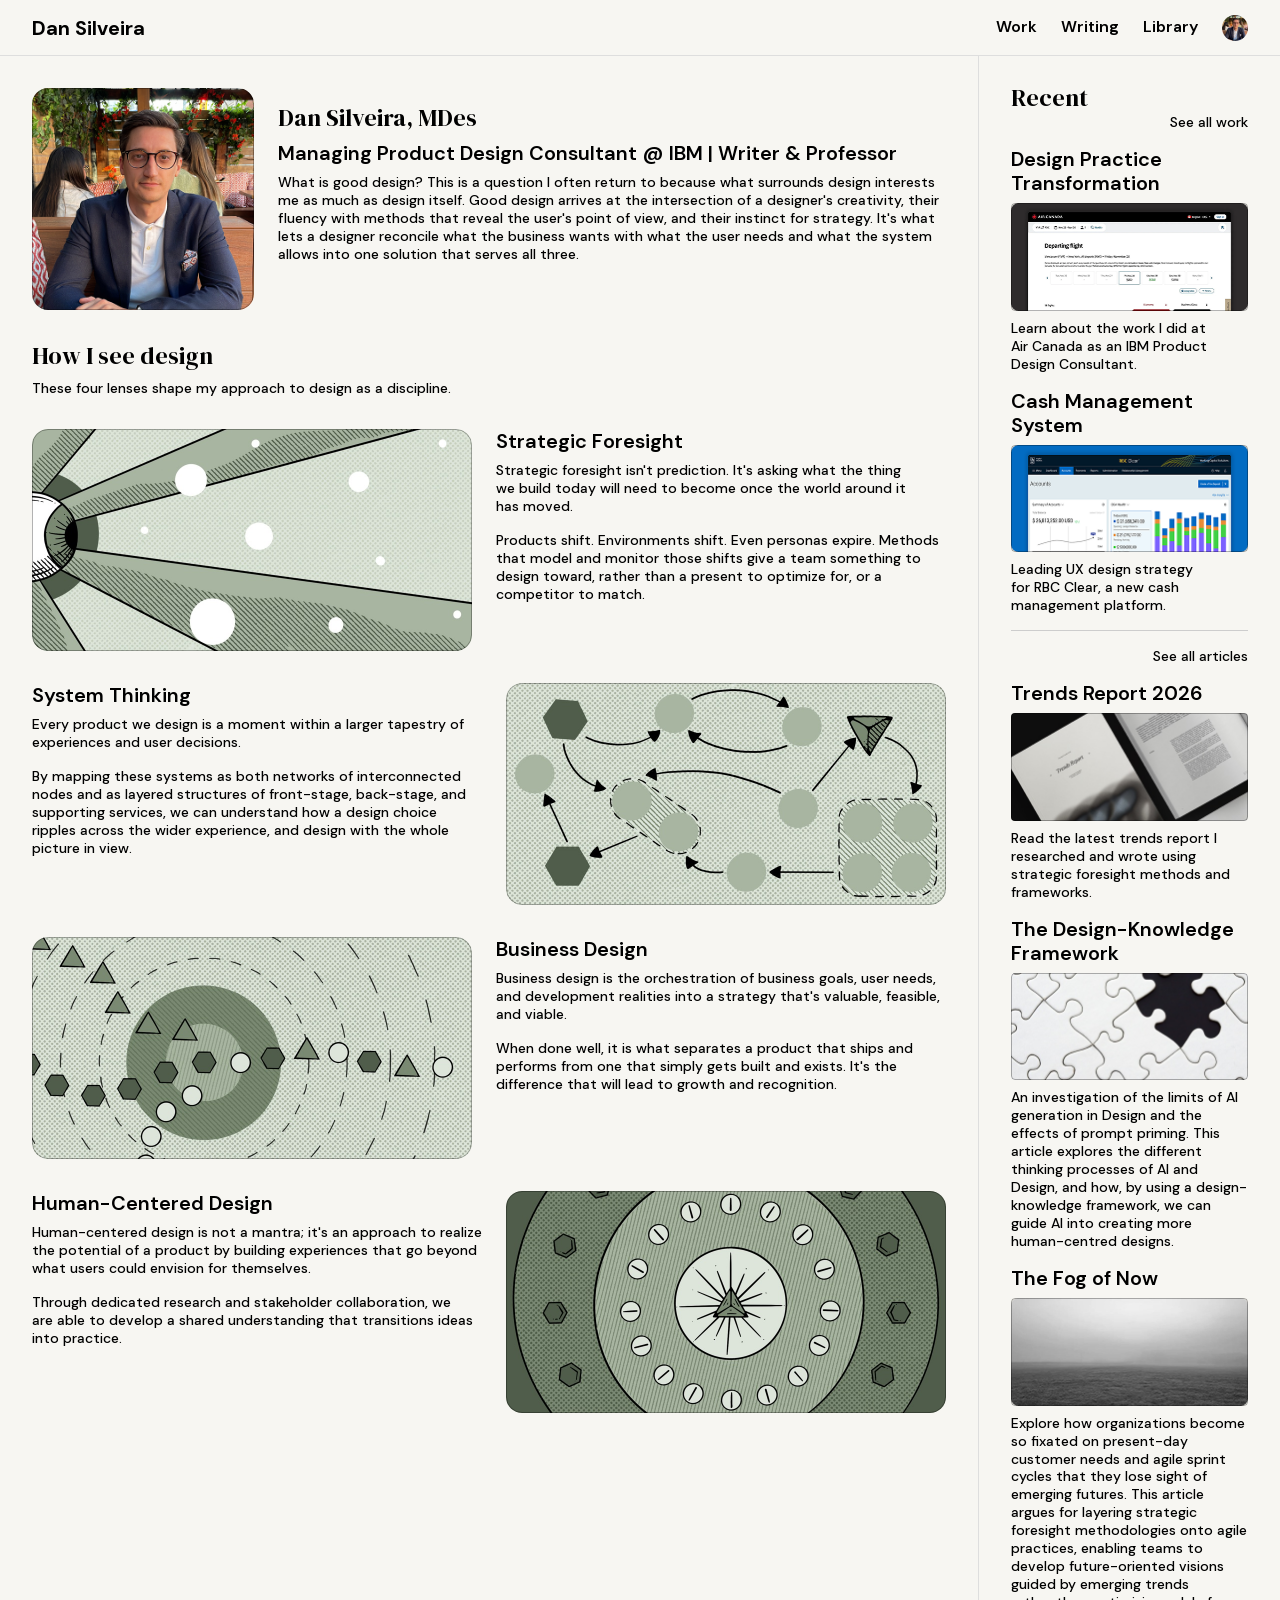
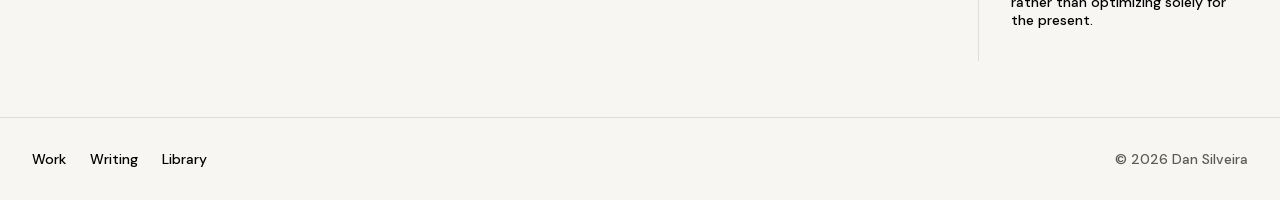
<file: index.html>
<!DOCTYPE html>
<html lang="en">
<head>
  <meta charset="UTF-8">
  <meta name="viewport" content="width=device-width, initial-scale=1.0">

  <title>Dan Silveira — Senior Product Design Consultant</title>
  <meta name="description" content="Dan Silveira, MDes. Senior Product Design Consultant at IBM, writer and professor. Strategic foresight, system thinking, human-centered design, and business design.">

  <meta property="og:type" content="website">
  <meta property="og:title" content="Dan Silveira — Senior Product Design Consultant">
  <meta property="og:description" content="Senior Product Design Consultant at IBM, writer and professor.">
  <meta property="og:image" content="/assets/images/og-image.png"><!-- TODO: confirm 1200x630 export -->
  <meta name="twitter:card" content="summary_large_image">

  <link rel="icon" href="/assets/icons/favicon.svg" type="image/svg+xml"><!-- TODO: confirm favicon -->

  <!-- The body typeface is needed for first paint; preloading it avoids a
       visible swap on the hero. -->
  <link rel="preload" href="/assets/fonts/dm-sans-latin.woff2" as="font" type="font/woff2" crossorigin>
  <link rel="preload" href="/assets/fonts/dm-serif-display-latin.woff2" as="font" type="font/woff2" crossorigin>

  <link rel="stylesheet" href="/css/tokens.css">
  <link rel="stylesheet" href="/css/base.css">
  <link rel="stylesheet" href="/css/layout.css">
  <link rel="stylesheet" href="/css/components.css">
  <link rel="stylesheet" href="/css/pages/home.css">

  <!-- Scroll-reveal starts hidden and is revealed by js/main.js. Without
       JavaScript there is nothing to reveal it, so show it up front. -->
  <noscript>
    <style>
      [data-reveal] { opacity: 1; transform: none; }
    </style>
  </noscript>
</head>
<body>
  <a class="skip-link" href="#main">Skip to content</a>

  <!-- Shared header — keep in sync across all pages -->
  <header class="site-header">
    <div class="container site-header__inner">
      <a class="site-header__logo" href="/">Dan Silveira</a>

      <div class="site-nav-group">
        <button class="nav-toggle" type="button" aria-expanded="false" aria-controls="site-nav">
          <span class="nav-toggle__bars"></span>
          <span class="visually-hidden">Menu</span>
        </button>

        <nav class="site-nav" id="site-nav" aria-label="Primary">
          <ul class="site-nav__list">
            <li><a class="site-nav__link" href="/work/">Work</a></li>
            <li><a class="site-nav__link" href="/writing/">Writing</a></li>
            <li><a class="site-nav__link" href="/library/">Library</a></li>
          </ul>
        </nav>

        <a class="site-header__avatar" href="/about/">
          <img src="/assets/images/Avatar-SML.jpg" alt="About Dan Silveira" width="26" height="26">
        </a>
      </div>
    </div>
  </header>

  <main class="site-main" id="main">
    <div class="container container--shell shell">

      <!-- ============================ MAIN COLUMN ======================== -->
      <div class="shell__main">

        <!-- Hero -->
        <section class="hero media-split" style="--split-figure: var(--portrait-size);">
          <div class="hero__figure frame frame--portrait">
            <img src="/assets/images/Avatar.jpg"
                 alt="Dan Silveira"
                 width="222" height="222" fetchpriority="high" decoding="async">
          </div>

          <div class="hero__body media-split__body">
            <h1 class="display hero__name">Dan Silveira, MDes</h1>
            <p class="heading hero__role">Managing Product Design Consultant @ IBM | Writer &amp; Professor</p>
            <p>
              What is good design? This is a question I often return to because what
              surrounds design interests me as much as design itself. Good design
              arrives at the intersection of a designer's creativity, their fluency
              with methods that reveal the user's point of view, and their instinct
              for strategy. It's what lets a designer reconcile what the business
              wants with what the user needs and what the system allows into one
              solution that serves all three.
            </p>
          </div>
        </section>

        <!-- How I see design -->
        <section class="lenses" aria-labelledby="lenses-title">
          <h2 class="display lenses__title" id="lenses-title">How I see design</h2>
          <p class="lenses__intro">These four lenses shape my approach to design as a discipline.</p>

          <ul class="lenses__list">

            <li class="lens media-split" data-reveal>
              <div class="media-split__figure frame frame--figure">
                <img src="/assets/images/StrategicForesight-IMG-SML.jpg"
                     alt="Abstract illustration of a widening cone of possible futures"
                     width="440" height="222" loading="lazy" decoding="async">
              </div>
              <div class="media-split__body">
                <h3 class="heading lens__title">Strategic Foresight</h3>
                <div class="lens__body">
                  <p>
                    Strategic foresight isn't prediction. It's asking what the thing we
                    build today will need to become once the world around it has moved.
                  </p>
                  <p>
                    Products shift. Environments shift. Even personas expire. Methods
                    that model and monitor those shifts give a team something to design
                    toward, rather than a present to optimize for, or a competitor to
                    match.
                  </p>
                </div>
              </div>
            </li>

            <li class="lens media-split media-split--reverse" data-reveal>
              <div class="media-split__figure frame frame--figure">
                <img src="/assets/images/SystemThinking-IMG-SML.jpg"
                     alt="Abstract illustration of interconnected nodes linked by arrows"
                     width="440" height="222" loading="lazy" decoding="async">
              </div>
              <div class="media-split__body">
                <h3 class="heading lens__title">System Thinking</h3>
                <div class="lens__body">
                  <p>
                    Every product we design is a moment within a larger tapestry of
                    experiences and user decisions.
                  </p>
                  <p>
                    By mapping these systems as both networks of interconnected nodes
                    and as layered structures of front-stage, back-stage, and supporting
                    services, we can understand how a design choice ripples across the
                    wider experience, and design with the whole picture in view.
                  </p>
                </div>
              </div>
            </li>

            <li class="lens media-split" data-reveal>
              <div class="media-split__figure frame frame--figure">
                <img src="/assets/images/BusinessDesign-IMG-SML.jpg"
                     alt="Abstract illustration of concentric rings orbiting a central mass"
                     width="440" height="222" loading="lazy" decoding="async">
              </div>
              <div class="media-split__body">
                <h3 class="heading lens__title">Business Design</h3>
                <div class="lens__body">
                  <p>
                    Business design is the orchestration of business goals, user needs,
                    and development realities into a strategy that's valuable, feasible,
                    and viable.
                  </p>
                  <p>
                    When done well, it is what separates a product that ships and
                    performs from one that simply gets built and exists. It's the
                    difference that will lead to growth and recognition.
                  </p>
                </div>
              </div>
            </li>

            <li class="lens media-split media-split--reverse" data-reveal>
              <div class="media-split__figure frame frame--figure">
                <img src="/assets/images/HumanCenteredDesign-IMG-SML.jpg"
                     alt="Abstract illustration of figures arranged in a ring around a radiating centre"
                     width="440" height="222" loading="lazy" decoding="async">
              </div>
              <div class="media-split__body">
                <h3 class="heading lens__title">Human-Centered Design</h3>
                <div class="lens__body">
                  <p>
                    Human-centered design is not a mantra; it's an approach to realize
                    the potential of a product by building experiences that go beyond
                    what users could envision for themselves.
                  </p>
                  <p>
                    Through dedicated research and stakeholder collaboration, we are
                    able to develop a shared understanding that transitions ideas into
                    practice.
                  </p>
                </div>
              </div>
            </li>

          </ul>
        </section>

      </div>

      <!-- ================================ RAIL =========================== -->
      <aside class="shell__rail" aria-labelledby="recent-title">
        <div class="rail__inner">
          <h2 class="display rail__heading" id="recent-title">Recent</h2>

          <!-- Recent work -->
          <a class="rail__more" href="/work/">See all work</a>

          <div class="rail__group">

            <article class="rail-card">
              <div class="rail-card__head">
                <h3 class="rail-card__title">
                  <a class="rail-card__link" href="/work/air-canada/">Design Practice Transformation</a>
                </h3>
                <div class="rail-card__media frame frame--thumb">
                  <img src="/assets/images/AirCanada-IMG.png"
                       alt="Screenshot of the Air Canada reporting interface"
                       width="238" height="108" loading="lazy" decoding="async">
                </div>
              </div>
              <p class="rail-card__summary">
                Learn about the work I did at Air Canada as an IBM Product Design
                Consultant.
              </p>
            </article>

            <article class="rail-card">
              <div class="rail-card__head">
                <h3 class="rail-card__title">
                  <a class="rail-card__link" href="/work/rbc-clear/">Cash Management System</a>
                </h3>
                <div class="rail-card__media frame frame--thumb">
                  <img src="/assets/images/CashManagement-IMG.png"
                       alt="Screenshot of a cash management dashboard with charts"
                       width="238" height="108" loading="lazy" decoding="async">
                </div>
              </div>
              <p class="rail-card__summary">
                Leading UX design strategy for RBC Clear, a new cash management
                platform.
              </p>
            </article>

          </div>

          <hr class="rail__divider">

          <!-- Recent writing -->
          <a class="rail__more" href="/writing/">See all articles</a>

          <div class="rail__group">

            <article class="rail-card">
              <div class="rail-card__head">
                <h3 class="rail-card__title">
                  <a class="rail-card__link" href="https://foresightguild.gumroad.com/l/trendsreport2026"
                     target="_blank" rel="noopener noreferrer">Trends Report 2026<span class="visually-hidden"> (opens in a new tab)</span></a>
                </h3>
                <div class="rail-card__media frame frame--thumb">
                  <img src="/assets/images/TrendsReport-SML.jpg"
                       alt="Printed trends report open on a dark surface"
                       width="238" height="108" loading="lazy" decoding="async">
                </div>
              </div>
              <p class="rail-card__summary">
                Read the latest trends report I researched and wrote using strategic
                foresight methods and frameworks.
              </p>
            </article>

            <article class="rail-card">
              <div class="rail-card__head">
                <h3 class="rail-card__title">
                  <a class="rail-card__link" href="https://substack.com/home/post/p-180406408"
                     target="_blank" rel="noopener noreferrer">The Design-Knowledge Framework<span class="visually-hidden"> (opens in a new tab)</span></a>
                </h3>
                <div class="rail-card__media frame frame--thumb">
                  <img src="/assets/images/TheDesign-Knowledge-SML.jpg"
                       alt="White jigsaw puzzle with one piece missing"
                       width="238" height="108" loading="lazy" decoding="async">
                </div>
              </div>
              <p class="rail-card__summary">
                An investigation of the limits of AI generation in Design and the
                effects of prompt priming. This article explores the different thinking
                processes of AI and Design, and how, by using a design-knowledge
                framework, we can guide AI into creating more human-centred designs.
              </p>
            </article>

            <article class="rail-card">
              <div class="rail-card__head">
                <h3 class="rail-card__title">
                  <a class="rail-card__link" href="https://substack.com/home/post/p-161490553"
                     target="_blank" rel="noopener noreferrer">The Fog of Now<span class="visually-hidden"> (opens in a new tab)</span></a>
                </h3>
                <div class="rail-card__media frame frame--thumb">
                  <img src="/assets/images/TheFogofNow-IMG.png"
                       alt="Fog obscuring the horizon over open water"
                       width="238" height="108" loading="lazy" decoding="async">
                </div>
              </div>
              <p class="rail-card__summary">
                Explore how organizations become so fixated on present-day customer
                needs and agile sprint cycles that they lose sight of emerging futures.
                This article argues for layering strategic foresight methodologies onto
                agile practices, enabling teams to develop future-oriented visions
                guided by emerging trends rather than optimizing solely for the present.
              </p>
            </article>

          </div>
        </div>
      </aside>

    </div>
  </main>

  <!-- Shared footer — keep in sync across all pages -->
  <footer class="site-footer">
    <div class="container site-footer__inner">
      <ul class="site-footer__links">
        <li><a href="/work/">Work</a></li>
        <li><a href="/writing/">Writing</a></li>
        <li><a href="/library/">Library</a></li>
      </ul>
      <p class="site-footer__meta">&copy; 2026 Dan Silveira</p>
    </div>
  </footer>

  <script src="/js/main.js" defer></script>
</body>
</html>
</file>
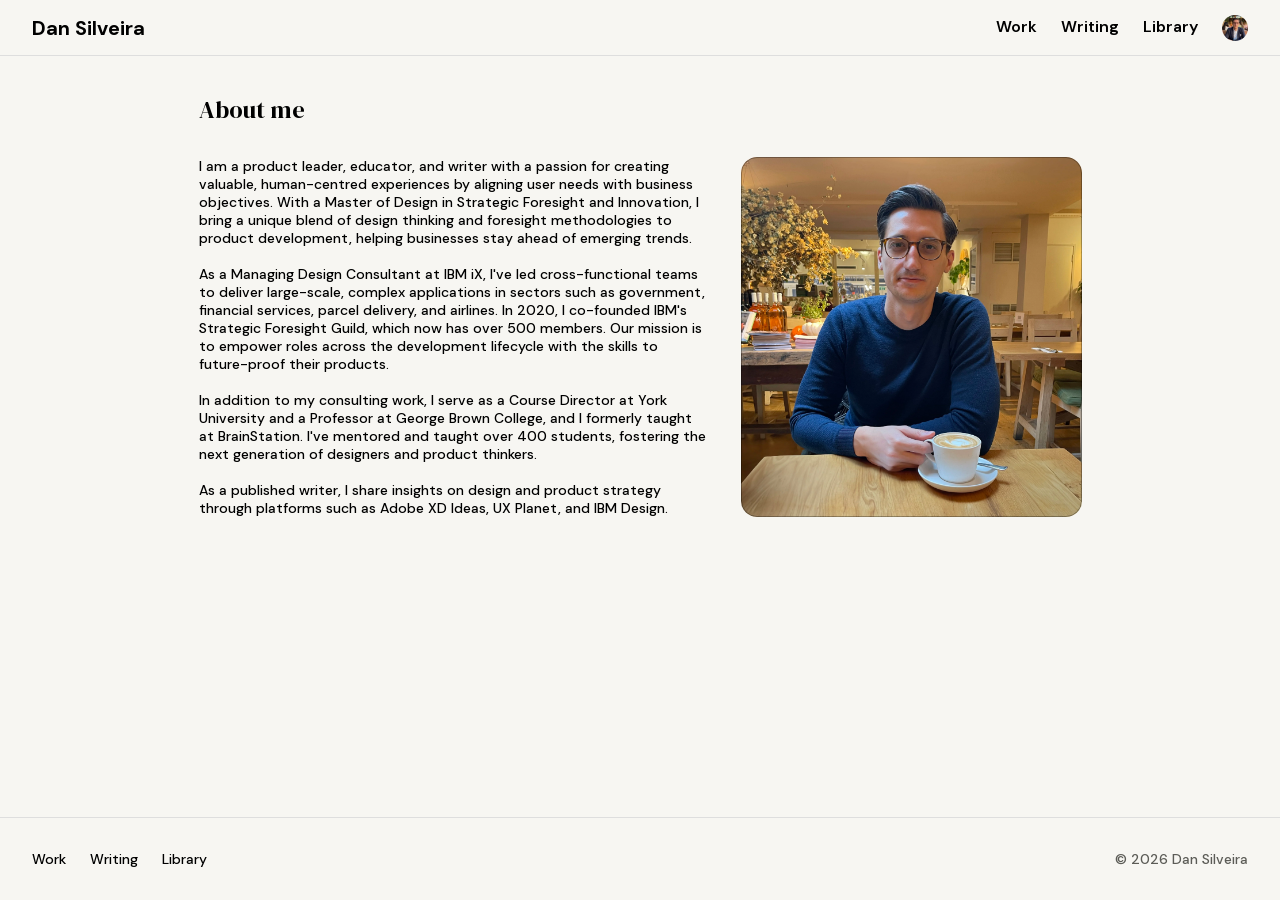
<file: about/index.html>
<!DOCTYPE html>
<html lang="en">
<head>
  <meta charset="UTF-8">
  <meta name="viewport" content="width=device-width, initial-scale=1.0">

  <title>About — Dan Silveira</title>
  <meta name="description" content="Dan Silveira is a product leader, educator, and writer. Managing Design Consultant at IBM iX, Course Director at York University, and Professor at George Brown College.">

  <meta property="og:type" content="website">
  <meta property="og:title" content="About — Dan Silveira">
  <meta property="og:description" content="Product leader, educator, and writer. Managing Design Consultant at IBM iX.">
  <meta property="og:image" content="/assets/images/og-image.png">
  <meta name="twitter:card" content="summary_large_image">

  <link rel="icon" href="/assets/icons/favicon.svg" type="image/svg+xml">

  <link rel="preload" href="/assets/fonts/dm-sans-latin.woff2" as="font" type="font/woff2" crossorigin>
  <link rel="preload" href="/assets/fonts/dm-serif-display-latin.woff2" as="font" type="font/woff2" crossorigin>

  <link rel="stylesheet" href="/css/tokens.css">
  <link rel="stylesheet" href="/css/base.css">
  <link rel="stylesheet" href="/css/layout.css">
  <link rel="stylesheet" href="/css/components.css">
  <link rel="stylesheet" href="/css/pages/about.css">

  <noscript>
    <style>
      [data-reveal] { opacity: 1; transform: none; }
    </style>
  </noscript>
</head>
<body>
  <a class="skip-link" href="#main">Skip to content</a>

  <!-- Shared header — keep in sync across all pages -->
  <header class="site-header">
    <div class="container site-header__inner">
      <a class="site-header__logo" href="/">Dan Silveira</a>

      <div class="site-nav-group">
        <button class="nav-toggle" type="button" aria-expanded="false" aria-controls="site-nav">
          <span class="nav-toggle__bars"></span>
          <span class="visually-hidden">Menu</span>
        </button>

        <nav class="site-nav" id="site-nav" aria-label="Primary">
          <ul class="site-nav__list">
            <li><a class="site-nav__link" href="/work/">Work</a></li>
            <li><a class="site-nav__link" href="/writing/">Writing</a></li>
            <li><a class="site-nav__link" href="/library/">Library</a></li>
          </ul>
        </nav>

        <a class="site-header__avatar" href="/about/">
          <img src="/assets/images/Avatar-SML.jpg" alt="About Dan Silveira" width="26" height="26">
        </a>
      </div>
    </div>
  </header>

  <main class="site-main" id="main">
    <div class="container">

      <header class="about-intro">
        <h1 class="display about-intro__title">About me</h1>
      </header>

      <section class="about-layout" data-reveal>
        <div class="about-copy">
          <p>
            I am a product leader, educator, and writer with a passion for
            creating valuable, human-centred experiences by aligning user needs
            with business objectives. With a Master of Design in Strategic
            Foresight and Innovation, I bring a unique blend of design thinking
            and foresight methodologies to product development, helping
            businesses stay ahead of emerging trends.
          </p>
          <p>
            As a Managing Design Consultant at IBM iX, I've led cross-functional
            teams to deliver large-scale, complex applications in sectors such
            as government, financial services, parcel delivery, and airlines. In
            2020, I co-founded IBM's Strategic Foresight Guild, which now has
            over 500 members. Our mission is to empower roles across the
            development lifecycle with the skills to future-proof their
            products.
          </p>
          <p>
            In addition to my consulting work, I serve as a Course Director at
            York University and a Professor at George Brown College, and I
            formerly taught at BrainStation. I've mentored and taught over 400
            students, fostering the next generation of designers and product
            thinkers.
          </p>
          <p>
            As a published writer, I share insights on design and product
            strategy through platforms such as Adobe XD Ideas, UX Planet, and
            IBM Design.
          </p>
        </div>
        <div class="about-photo">
          <img src="/assets/images/Coffee-IMG.webp"
               alt="Dan Silveira seated at a cafe table with a cup of coffee"
               width="341" height="360" decoding="async">
        </div>
      </section>

    </div>
  </main>

  <!-- Shared footer — keep in sync across all pages -->
  <footer class="site-footer">
    <div class="container site-footer__inner">
      <ul class="site-footer__links">
        <li><a href="/work/">Work</a></li>
        <li><a href="/writing/">Writing</a></li>
        <li><a href="/library/">Library</a></li>
      </ul>
      <p class="site-footer__meta">&copy; 2026 Dan Silveira</p>
    </div>
  </footer>

  <script src="/js/main.js" defer></script>
</body>
</html>
</file>
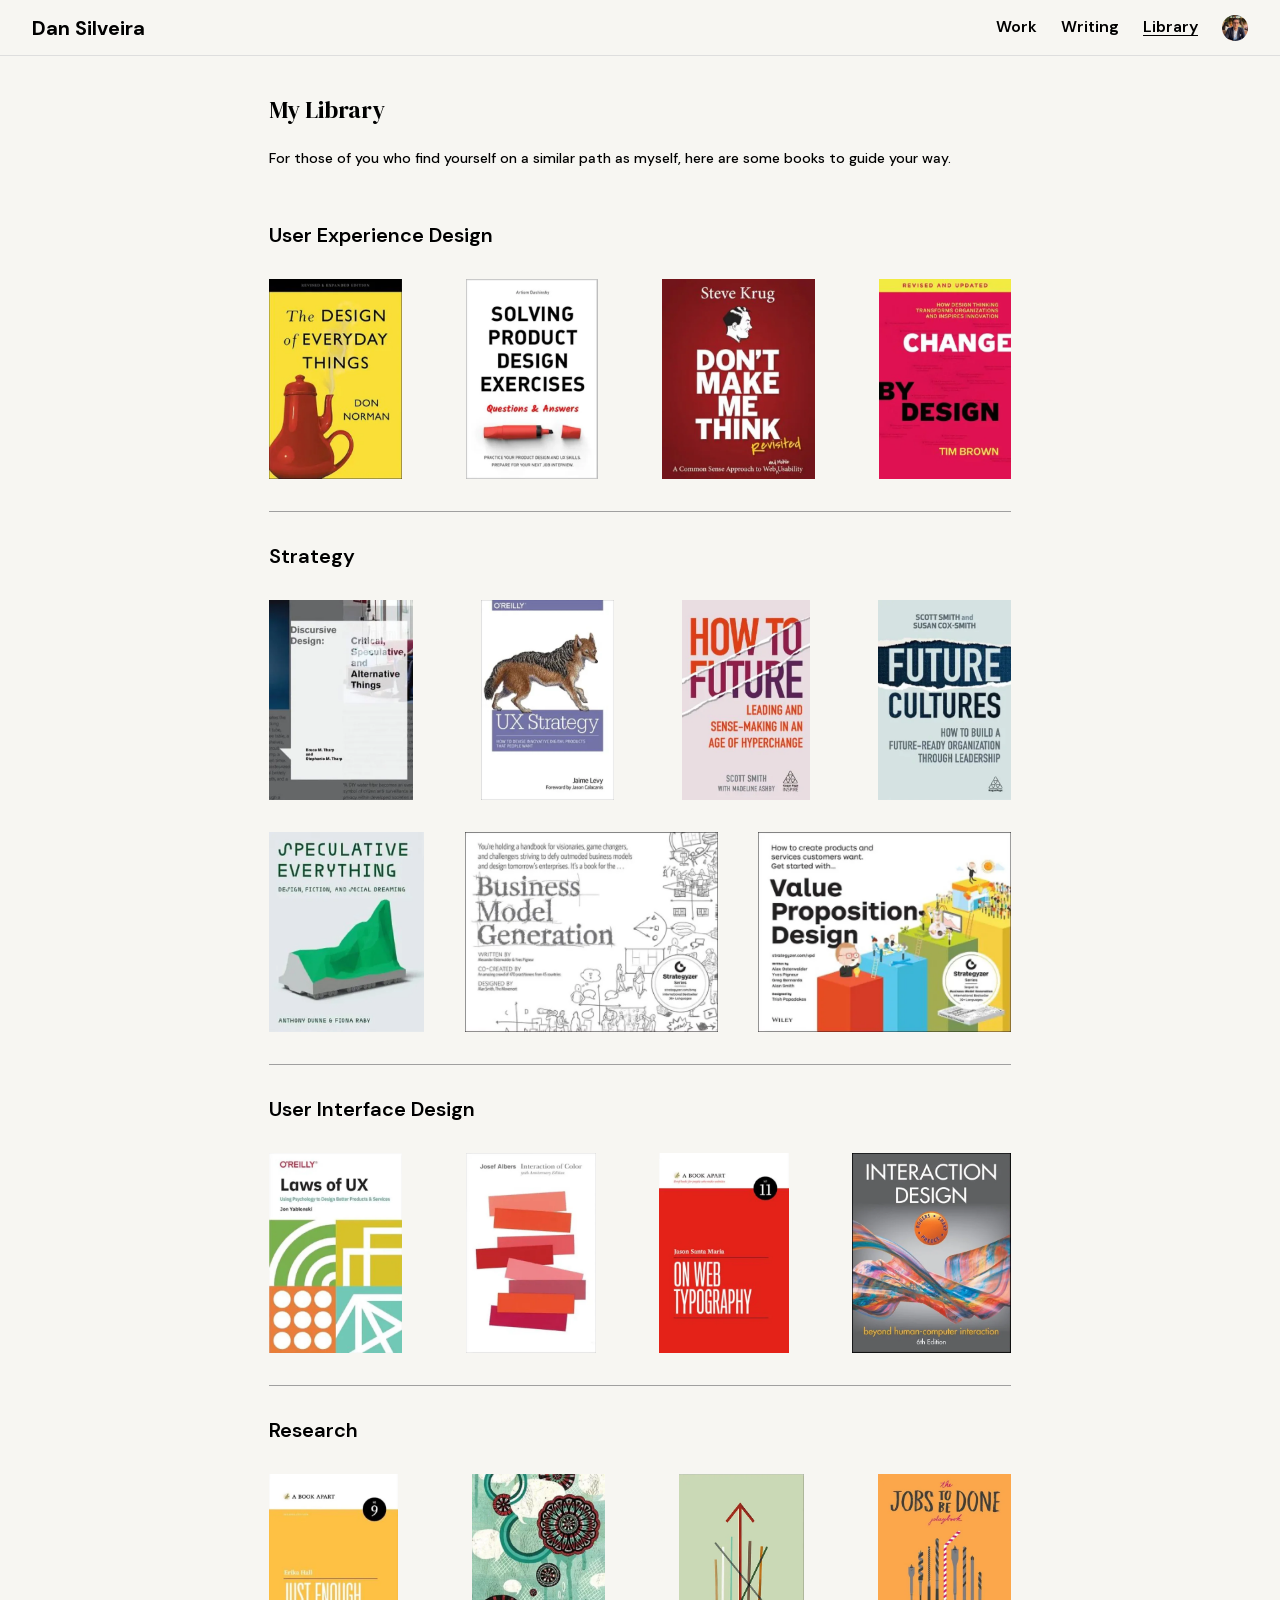
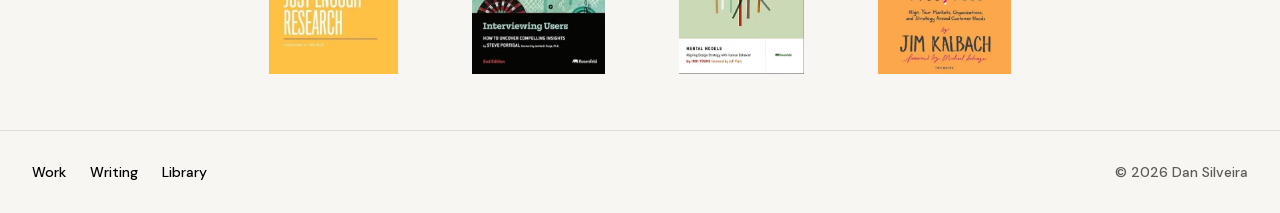
<file: library/index.html>
<!DOCTYPE html>
<html lang="en">
<head>
  <meta charset="UTF-8">
  <meta name="viewport" content="width=device-width, initial-scale=1.0">

  <title>Library — Dan Silveira</title>
  <meta name="description" content="Books Dan Silveira recommends on user experience, strategy, interface design, and research.">

  <meta property="og:type" content="website">
  <meta property="og:title" content="Library — Dan Silveira">
  <meta property="og:description" content="Books on user experience, strategy, interface design, and research.">
  <meta property="og:image" content="/assets/images/og-image.png">
  <meta name="twitter:card" content="summary_large_image">

  <link rel="icon" href="/assets/icons/favicon.svg" type="image/svg+xml">

  <link rel="preload" href="/assets/fonts/dm-sans-latin.woff2" as="font" type="font/woff2" crossorigin>
  <link rel="preload" href="/assets/fonts/dm-serif-display-latin.woff2" as="font" type="font/woff2" crossorigin>

  <link rel="stylesheet" href="/css/tokens.css">
  <link rel="stylesheet" href="/css/base.css">
  <link rel="stylesheet" href="/css/layout.css">
  <link rel="stylesheet" href="/css/components.css">
  <link rel="stylesheet" href="/css/pages/library.css">

  <noscript>
    <style>
      [data-reveal] { opacity: 1; transform: none; }
    </style>
  </noscript>
</head>
<body>
  <a class="skip-link" href="#main">Skip to content</a>

  <!-- Shared header — keep in sync across all pages -->
  <header class="site-header">
    <div class="container site-header__inner">
      <a class="site-header__logo" href="/">Dan Silveira</a>

      <div class="site-nav-group">
        <button class="nav-toggle" type="button" aria-expanded="false" aria-controls="site-nav">
          <span class="nav-toggle__bars"></span>
          <span class="visually-hidden">Menu</span>
        </button>

        <nav class="site-nav" id="site-nav" aria-label="Primary">
          <ul class="site-nav__list">
            <li><a class="site-nav__link" href="/work/">Work</a></li>
            <li><a class="site-nav__link" href="/writing/">Writing</a></li>
            <li><a class="site-nav__link" href="/library/">Library</a></li>
          </ul>
        </nav>

        <a class="site-header__avatar" href="/about/">
          <img src="/assets/images/Avatar-SML.jpg" alt="About Dan Silveira" width="26" height="26">
        </a>
      </div>
    </div>
  </header>

  <main class="site-main" id="main">
    <div class="container">

      <header class="library-intro">
        <h1 class="display library-intro__title">My Library</h1>
        <p class="library-intro__lede">
          For those of you who find yourself on a similar path as myself, here
          are some books to guide your way.
        </p>
      </header>

      <div class="library-list">

        <section class="library-section" aria-labelledby="library-ux" data-reveal>
          <h2 class="heading library-section__title" id="library-ux">User Experience Design</h2>
          <div class="library-covers">
            <img src="/assets/images/Lib-01.webp"
                 alt="The Design of Everyday Things by Don Norman"
                 width="133" height="200" decoding="async">
            <img src="/assets/images/Lib-02.webp"
                 alt="Solving Product Design Exercises"
                 width="131" height="200" loading="lazy" decoding="async">
            <img src="/assets/images/Lib-03.webp"
                 alt="Don't Make Me Think by Steve Krug"
                 width="154" height="200" loading="lazy" decoding="async">
            <img src="/assets/images/Lib-04.webp"
                 alt="Change by Design by Tim Brown"
                 width="132" height="200" loading="lazy" decoding="async">
          </div>
        </section>

        <section class="library-section" aria-labelledby="library-strategy" data-reveal>
          <h2 class="heading library-section__title" id="library-strategy">Strategy</h2>
          <div class="library-covers">
            <img src="/assets/images/Lib-05.webp"
                 alt="Discursive Design: Critical, Speculative, and Alternative Things"
                 width="145" height="200" loading="lazy" decoding="async">
            <img src="/assets/images/Lib-06.webp"
                 alt="UX Strategy by Jaime Levy"
                 width="133" height="200" loading="lazy" decoding="async">
            <img src="/assets/images/Lib-07.webp"
                 alt="How to Future by Scott Smith"
                 width="128" height="200" loading="lazy" decoding="async">
            <img src="/assets/images/Lib-08.webp"
                 alt="Future Cultures by Scott Smith"
                 width="133" height="200" loading="lazy" decoding="async">
          </div>
          <div class="library-covers">
            <img src="/assets/images/Lib-09.webp"
                 alt="Speculative Everything by Anthony Dunne and Fiona Raby"
                 width="155" height="200" loading="lazy" decoding="async">
            <img src="/assets/images/Lib-10.webp"
                 alt="Business Model Generation"
                 width="253" height="200" loading="lazy" decoding="async">
            <img src="/assets/images/Lib-11.webp"
                 alt="Value Proposition Design"
                 width="253" height="200" loading="lazy" decoding="async">
          </div>
        </section>

        <section class="library-section" aria-labelledby="library-ui" data-reveal>
          <h2 class="heading library-section__title" id="library-ui">User Interface Design</h2>
          <div class="library-covers">
            <img src="/assets/images/Lib-12.webp"
                 alt="Laws of UX by Jon Yablonski"
                 width="133" height="200" loading="lazy" decoding="async">
            <img src="/assets/images/Lib-13.webp"
                 alt="Interaction of Color by Josef Albers"
                 width="130" height="200" loading="lazy" decoding="async">
            <img src="/assets/images/Lib-14.webp"
                 alt="On Web Typography by Jason Santa Maria"
                 width="129" height="200" loading="lazy" decoding="async">
            <img src="/assets/images/Lib-15.webp"
                 alt="Interaction Design: Beyond Human-Computer Interaction"
                 width="159" height="200" loading="lazy" decoding="async">
          </div>
        </section>

        <section class="library-section" aria-labelledby="library-research" data-reveal>
          <h2 class="heading library-section__title" id="library-research">Research</h2>
          <div class="library-covers">
            <img src="/assets/images/Lib-16.webp"
                 alt="Just Enough Research by Erika Hall"
                 width="129" height="200" loading="lazy" decoding="async">
            <img src="/assets/images/Lib-17.webp"
                 alt="Interviewing Users by Steve Portigal"
                 width="133" height="200" loading="lazy" decoding="async">
            <img src="/assets/images/Lib-18.webp"
                 alt="Mental Models by Indi Young"
                 width="125" height="200" loading="lazy" decoding="async">
            <img src="/assets/images/Lib-19.webp"
                 alt="Jobs to Be Done by Jim Kalbach"
                 width="133" height="200" loading="lazy" decoding="async">
          </div>
        </section>

      </div>

    </div>
  </main>

  <!-- Shared footer — keep in sync across all pages -->
  <footer class="site-footer">
    <div class="container site-footer__inner">
      <ul class="site-footer__links">
        <li><a href="/work/">Work</a></li>
        <li><a href="/writing/">Writing</a></li>
        <li><a href="/library/">Library</a></li>
      </ul>
      <p class="site-footer__meta">&copy; 2026 Dan Silveira</p>
    </div>
  </footer>

  <script src="/js/main.js" defer></script>
</body>
</html>
</file>
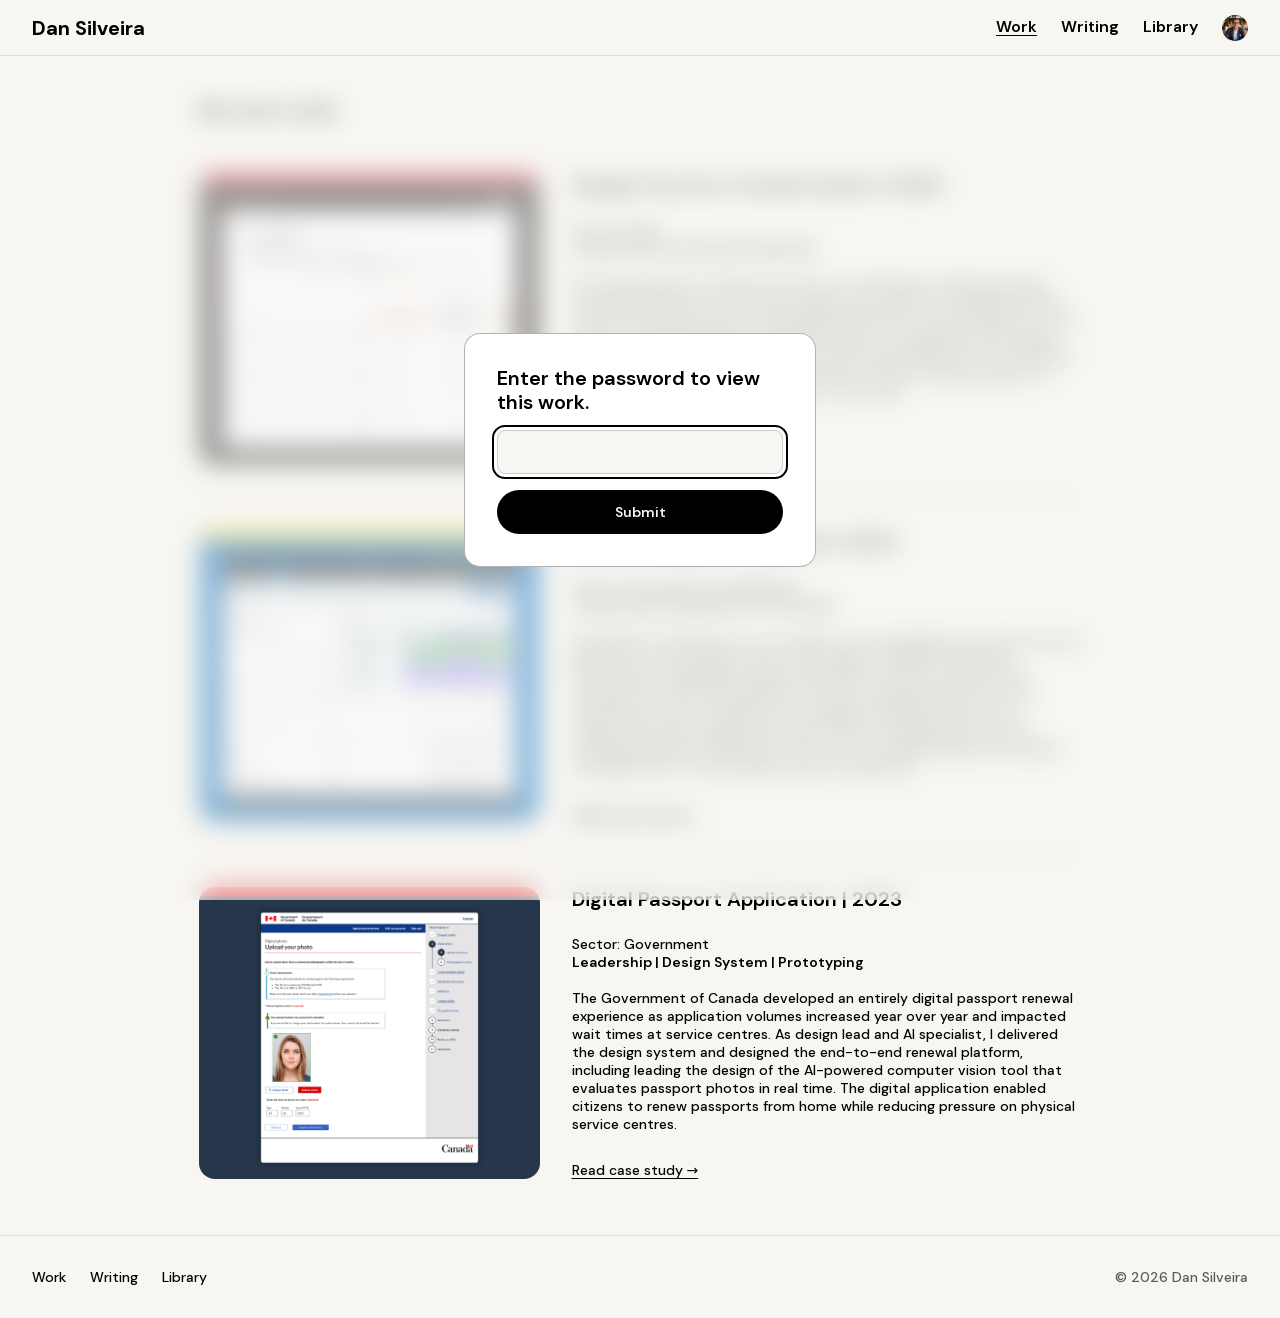
<file: work/index.html>
<!DOCTYPE html>
<html lang="en">
<head>
  <meta charset="UTF-8">
  <meta name="viewport" content="width=device-width, initial-scale=1.0">

  <title>Work — Dan Silveira</title>
  <meta name="description" content="Selected product design case studies by Dan Silveira.">

  <meta property="og:type" content="website">
  <meta property="og:title" content="Work — Dan Silveira">
  <meta property="og:description" content="Selected product design case studies by Dan Silveira.">
  <meta property="og:image" content="/assets/images/og-image.png">
  <meta name="twitter:card" content="summary_large_image">

  <link rel="icon" href="/assets/icons/favicon.svg" type="image/svg+xml">

  <link rel="preload" href="/assets/fonts/dm-sans-latin.woff2" as="font" type="font/woff2" crossorigin>
  <link rel="preload" href="/assets/fonts/dm-serif-display-latin.woff2" as="font" type="font/woff2" crossorigin>

  <link rel="stylesheet" href="/css/tokens.css">
  <link rel="stylesheet" href="/css/base.css">
  <link rel="stylesheet" href="/css/layout.css">
  <link rel="stylesheet" href="/css/components.css">
  <link rel="stylesheet" href="/css/pages/work.css">

  <noscript>
    <style>
      [data-reveal] { opacity: 1; transform: none; }
    </style>
  </noscript>
  <script>
    try {
      if (sessionStorage.getItem('work-unlocked') === '1') {
        document.documentElement.classList.add('work-unlocked');
      }
    } catch (e) {}
  </script>
</head>
<body>
  <a class="skip-link" href="#main">Skip to content</a>

  <div class="work-gate" id="work-gate" role="dialog" aria-modal="true" aria-labelledby="work-gate-title">
    <form class="work-gate__card" id="work-gate-form">
      <p class="heading work-gate__title" id="work-gate-title">Enter the password to view this work.</p>
      <label class="visually-hidden" for="work-gate-password">Password</label>
      <input class="work-gate__input" type="password" id="work-gate-password" name="password" autocomplete="off" required>
      <button class="button button--primary work-gate__submit" type="submit">Submit</button>
      <p class="work-gate__error" id="work-gate-error" hidden>Incorrect password.</p>
    </form>
  </div>

  <!-- Shared header — keep in sync across all pages -->
  <header class="site-header">
    <div class="container site-header__inner">
      <a class="site-header__logo" href="/">Dan Silveira</a>

      <div class="site-nav-group">
        <button class="nav-toggle" type="button" aria-expanded="false" aria-controls="site-nav">
          <span class="nav-toggle__bars"></span>
          <span class="visually-hidden">Menu</span>
        </button>

        <nav class="site-nav" id="site-nav" aria-label="Primary">
          <ul class="site-nav__list">
            <li><a class="site-nav__link" href="/work/">Work</a></li>
            <li><a class="site-nav__link" href="/writing/">Writing</a></li>
            <li><a class="site-nav__link" href="/library/">Library</a></li>
          </ul>
        </nav>

        <a class="site-header__avatar" href="/about/">
          <img src="/assets/images/Avatar-SML.jpg" alt="About Dan Silveira" width="26" height="26">
        </a>
      </div>
    </div>
  </header>

  <main class="site-main" id="main">
    <div class="container">

      <header class="work-intro">
        <h1 class="display work-intro__title">Recent work</h1>
      </header>

      <section class="work-list" aria-label="All projects">

        <article class="work-entry" data-reveal>
          <div class="work-entry__media">
            <img src="/assets/images/AC-RW.webp"
                 alt="Air Canada booking interface shown in a laptop frame"
                 width="341" height="292" decoding="async">
          </div>
          <div class="work-entry__body-col">
            <h2 class="heading work-entry__title">Design Practice Transformation | 2025</h2>
            <p class="work-entry__sector">Sector: Airline</p>
            <p class="work-entry__tags">Leadership | Coaching | DesignOps</p>
            <p class="work-entry__body">
              Air Canada aimed to release new end-to-end features while
              improving existing experiences to be more scalable and resilient.
              As design lead and coach for the Book, Shop, and Manage
              experiences, I led the delivery of new features while advising
              user research projects. I strengthened the design practice by
              developing key processes and standardizations that improved team
              efficiency, and led a coaching initiative with bi-weekly sessions
              to professionally develop the designers on the team.
            </p>
            <a class="work-entry__link" href="/work/air-canada/">Read case study →</a>
          </div>
        </article>

        <article class="work-entry" data-reveal>
          <div class="work-entry__media">
            <img src="/assets/images/RBC-RW.webp"
                 alt="RBC Clear cash management dashboard shown in a laptop frame"
                 width="341" height="292" loading="lazy" decoding="async">
          </div>
          <div class="work-entry__body-col">
            <h2 class="heading work-entry__title">Cash Management System | 2024</h2>
            <p class="work-entry__sector">Sector: Financial Services/Banking</p>
            <p class="work-entry__tags">Leadership | DesignOps | Prototyping</p>
            <p class="work-entry__body">
              Royal Bank of Canada set out to build a cash management system
              from the ground up. As UX Design Lead and Strategist, I guided
              multiple key workstreams, designing complex experiences for both
              end users and developers. I led the development of service design
              blueprints for my workstream areas, contributed to building the
              design system, and implemented new scalable processes within the
              design practice. The resulting application, RBC Clear, went on to
              win eight awards after launch, including two for outstanding
              customer experience.
            </p>
            <a class="work-entry__link" href="/work/rbc-clear/">Read case study →</a>
          </div>
        </article>

        <article class="work-entry" data-reveal>
          <div class="work-entry__media">
            <img src="/assets/images/GOC-RW.webp"
                 alt="Government of Canada passport renewal application shown in a laptop frame"
                 width="341" height="292" loading="lazy" decoding="async">
          </div>
          <div class="work-entry__body-col">
            <h2 class="heading work-entry__title">Digital Passport Application | 2023</h2>
            <p class="work-entry__sector">Sector: Government</p>
            <p class="work-entry__tags">Leadership | Design System | Prototyping</p>
            <p class="work-entry__body">
              The Government of Canada developed an entirely digital passport
              renewal experience as application volumes increased year over year
              and impacted wait times at service centres. As design lead and AI
              specialist, I delivered the design system and designed the
              end-to-end renewal platform, including leading the design of the
              AI-powered computer vision tool that evaluates passport photos in
              real time. The digital application enabled citizens to renew
              passports from home while reducing pressure on physical service
              centres.
            </p>
            <a class="work-entry__link" href="/work/government-of-canada/">Read case study →</a>
          </div>
        </article>

      </section>

    </div>
  </main>

  <!-- Shared footer — keep in sync across all pages -->
  <footer class="site-footer">
    <div class="container site-footer__inner">
      <ul class="site-footer__links">
        <li><a href="/work/">Work</a></li>
        <li><a href="/writing/">Writing</a></li>
        <li><a href="/library/">Library</a></li>
      </ul>
      <p class="site-footer__meta">&copy; 2026 Dan Silveira</p>
    </div>
  </footer>

  <script src="/js/main.js" defer></script>
</body>
</html>
</file>
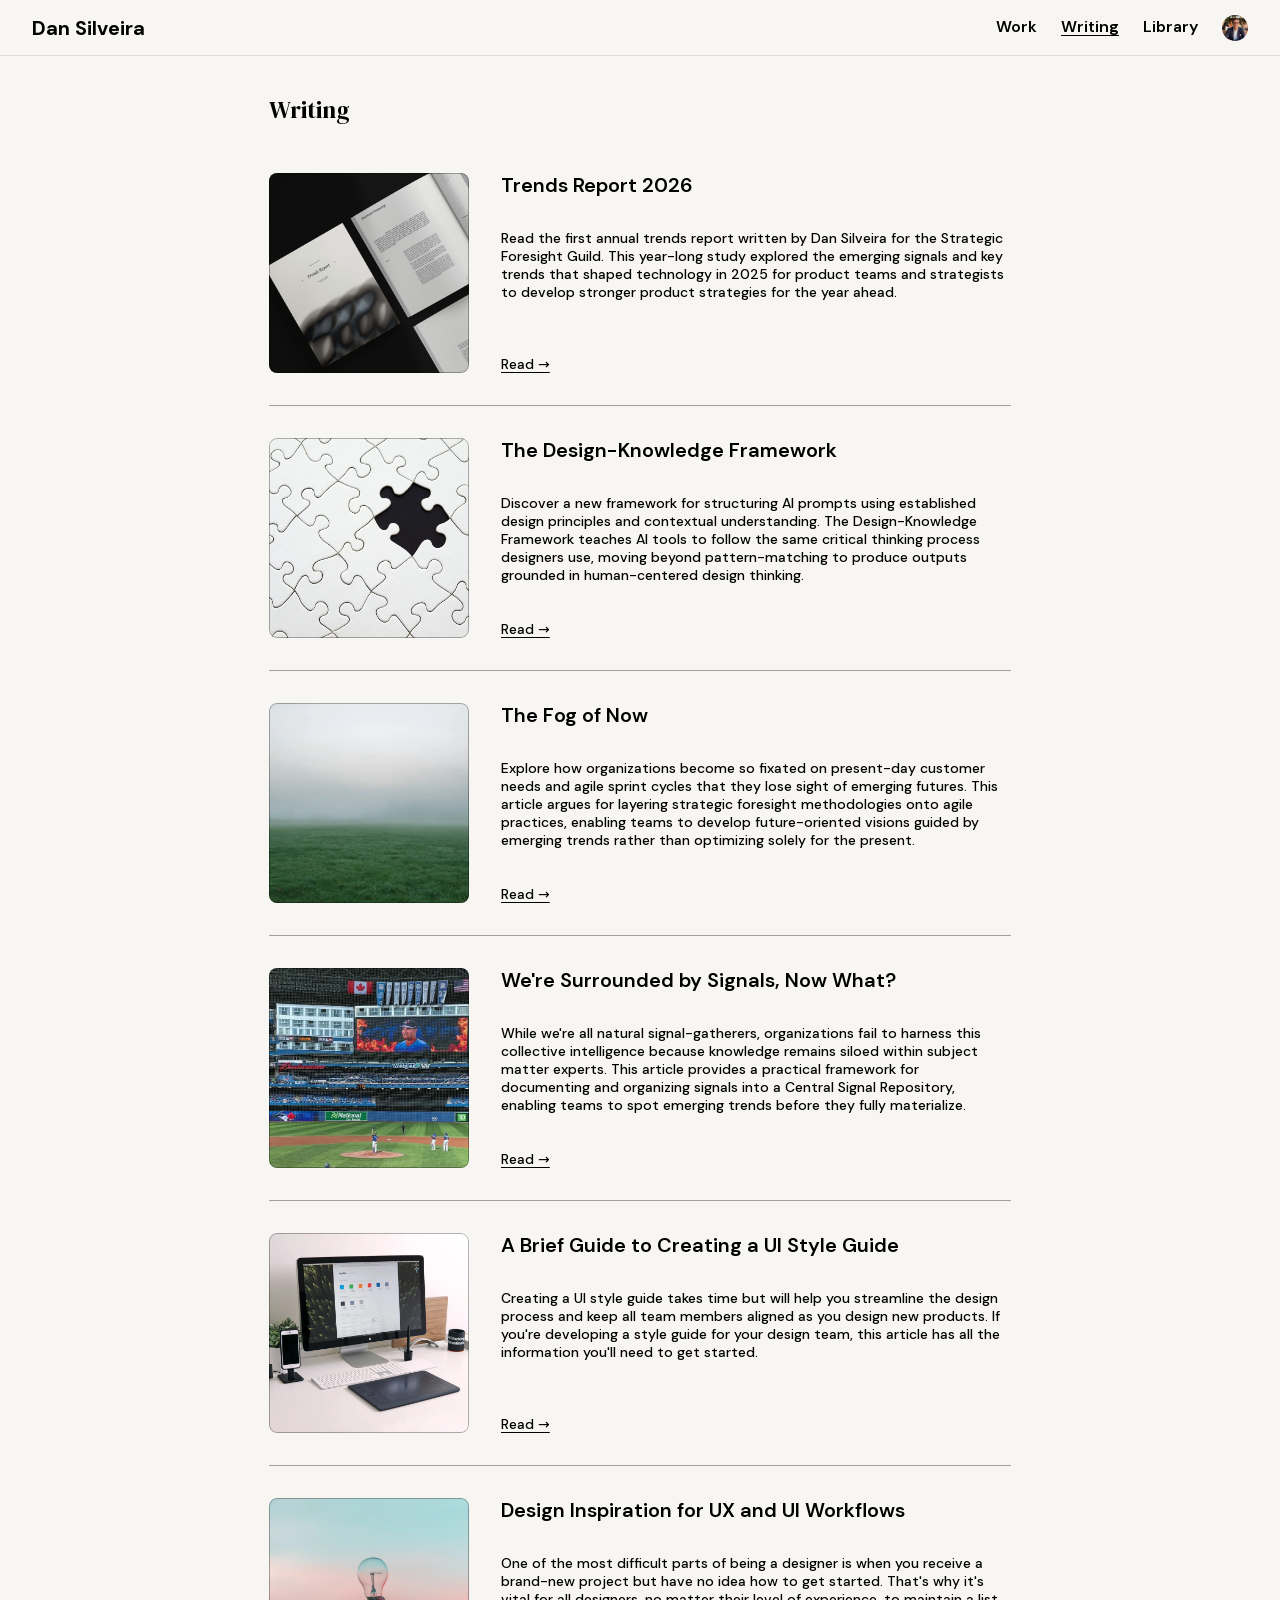
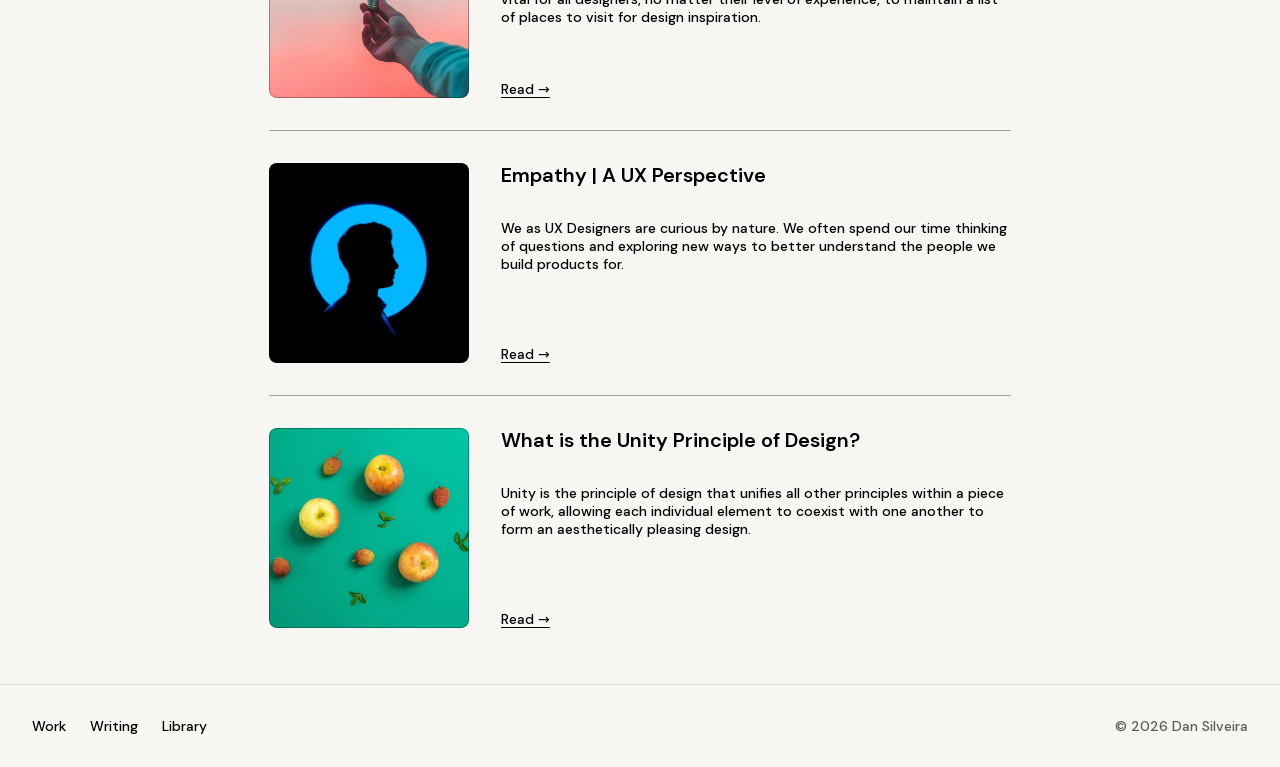
<file: writing/index.html>
<!DOCTYPE html>
<html lang="en">
<head>
  <meta charset="UTF-8">
  <meta name="viewport" content="width=device-width, initial-scale=1.0">

  <title>Writing — Dan Silveira</title>
  <meta name="description" content="Articles and research by Dan Silveira on strategic foresight, system thinking, and design practice.">

  <meta property="og:type" content="website">
  <meta property="og:title" content="Writing — Dan Silveira">
  <meta property="og:description" content="Articles and research on strategic foresight, system thinking, and design practice.">
  <meta property="og:image" content="/assets/images/og-image.png">
  <meta name="twitter:card" content="summary_large_image">

  <link rel="icon" href="/assets/icons/favicon.svg" type="image/svg+xml">

  <link rel="preload" href="/assets/fonts/dm-sans-latin.woff2" as="font" type="font/woff2" crossorigin>
  <link rel="preload" href="/assets/fonts/dm-serif-display-latin.woff2" as="font" type="font/woff2" crossorigin>

  <link rel="stylesheet" href="/css/tokens.css">
  <link rel="stylesheet" href="/css/base.css">
  <link rel="stylesheet" href="/css/layout.css">
  <link rel="stylesheet" href="/css/components.css">
  <link rel="stylesheet" href="/css/pages/writing.css">

  <noscript>
    <style>
      [data-reveal] { opacity: 1; transform: none; }
    </style>
  </noscript>
</head>
<body>
  <a class="skip-link" href="#main">Skip to content</a>

  <!-- Shared header — keep in sync across all pages -->
  <header class="site-header">
    <div class="container site-header__inner">
      <a class="site-header__logo" href="/">Dan Silveira</a>

      <div class="site-nav-group">
        <button class="nav-toggle" type="button" aria-expanded="false" aria-controls="site-nav">
          <span class="nav-toggle__bars"></span>
          <span class="visually-hidden">Menu</span>
        </button>

        <nav class="site-nav" id="site-nav" aria-label="Primary">
          <ul class="site-nav__list">
            <li><a class="site-nav__link" href="/work/">Work</a></li>
            <li><a class="site-nav__link" href="/writing/">Writing</a></li>
            <li><a class="site-nav__link" href="/library/">Library</a></li>
          </ul>
        </nav>

        <a class="site-header__avatar" href="/about/">
          <img src="/assets/images/Avatar-SML.jpg" alt="About Dan Silveira" width="26" height="26">
        </a>
      </div>
    </div>
  </header>

  <main class="site-main" id="main">
    <div class="container">

      <header class="writing-intro">
        <h1 class="display writing-intro__title">Writing</h1>
      </header>

      <section class="writing-list" aria-label="Articles">

        <article class="writing-entry" data-reveal>
          <div class="writing-entry__media">
            <img src="/assets/images/Report-WR.webp"
                 alt="Cover of Trends Report 2026"
                 width="200" height="200" decoding="async">
          </div>
          <div class="writing-entry__body-col">
            <h2 class="heading writing-entry__title">Trends Report 2026</h2>
            <p class="writing-entry__body">
              Read the first annual trends report written by Dan Silveira for the
              Strategic Foresight Guild. This year-long study explored the
              emerging signals and key trends that shaped technology in 2025 for
              product teams and strategists to develop stronger product
              strategies for the year ahead.
            </p>
            <a class="writing-entry__link"
               href="https://foresightguild.gumroad.com/l/trendsreport2026"
               target="_blank" rel="noopener noreferrer">Read →<span class="visually-hidden"> (opens in a new tab)</span></a>
          </div>
        </article>

        <article class="writing-entry" data-reveal>
          <div class="writing-entry__media">
            <img src="/assets/images/Puzzle-WR.webp"
                 alt="White jigsaw puzzle with one piece missing"
                 width="200" height="200" loading="lazy" decoding="async">
          </div>
          <div class="writing-entry__body-col">
            <h2 class="heading writing-entry__title">The Design-Knowledge Framework</h2>
            <p class="writing-entry__body">
              Discover a new framework for structuring AI prompts using
              established design principles and contextual understanding. The
              Design-Knowledge Framework teaches AI tools to follow the same
              critical thinking process designers use, moving beyond
              pattern-matching to produce outputs grounded in human-centered
              design thinking.
            </p>
            <a class="writing-entry__link"
               href="https://danielsilveira.substack.com/p/the-design-knowledge-framework"
               target="_blank" rel="noopener noreferrer">Read →<span class="visually-hidden"> (opens in a new tab)</span></a>
          </div>
        </article>

        <article class="writing-entry" data-reveal>
          <div class="writing-entry__media">
            <img src="/assets/images/Fog-WR.webp"
                 alt="Fog obscuring the horizon over open water"
                 width="200" height="200" loading="lazy" decoding="async">
          </div>
          <div class="writing-entry__body-col">
            <h2 class="heading writing-entry__title">The Fog of Now</h2>
            <p class="writing-entry__body">
              Explore how organizations become so fixated on present-day
              customer needs and agile sprint cycles that they lose sight of
              emerging futures. This article argues for layering strategic
              foresight methodologies onto agile practices, enabling teams to
              develop future-oriented visions guided by emerging trends rather
              than optimizing solely for the present.
            </p>
            <a class="writing-entry__link"
               href="https://danielsilveira.substack.com/p/the-fog-of-now"
               target="_blank" rel="noopener noreferrer">Read →<span class="visually-hidden"> (opens in a new tab)</span></a>
          </div>
        </article>

        <article class="writing-entry" data-reveal>
          <div class="writing-entry__media">
            <img src="/assets/images/Jays-WR.webp"
                 alt="Blue jays perched among branches"
                 width="200" height="200" loading="lazy" decoding="async">
          </div>
          <div class="writing-entry__body-col">
            <h2 class="heading writing-entry__title">We're Surrounded by Signals, Now What?</h2>
            <p class="writing-entry__body">
              While we're all natural signal-gatherers, organizations fail to
              harness this collective intelligence because knowledge remains
              siloed within subject matter experts. This article provides a
              practical framework for documenting and organizing signals into a
              Central Signal Repository, enabling teams to spot emerging trends
              before they fully materialize.
            </p>
            <a class="writing-entry__link"
               href="https://danielsilveira.substack.com/p/were-surrounded-by-signals-now-what?r=3vqmt3"
               target="_blank" rel="noopener noreferrer">Read →<span class="visually-hidden"> (opens in a new tab)</span></a>
          </div>
        </article>

        <article class="writing-entry" data-reveal>
          <div class="writing-entry__media">
            <img src="/assets/images/Guide-WR.webp"
                 alt="Printed UI style guide pages"
                 width="200" height="200" loading="lazy" decoding="async">
          </div>
          <div class="writing-entry__body-col">
            <h2 class="heading writing-entry__title">A Brief Guide to Creating a UI Style Guide</h2>
            <p class="writing-entry__body">
              Creating a UI style guide takes time but will help you streamline
              the design process and keep all team members aligned as you design
              new products. If you're developing a style guide for your design
              team, this article has all the information you'll need to get
              started.
            </p>
            <a class="writing-entry__link"
               href="https://xd.adobe.com/ideas/process/ui-design/ui-style-guide-template/"
               target="_blank" rel="noopener noreferrer">Read →<span class="visually-hidden"> (opens in a new tab)</span></a>
          </div>
        </article>

        <article class="writing-entry" data-reveal>
          <div class="writing-entry__media">
            <img src="/assets/images/Bulb-WR.webp"
                 alt="Illustrated light bulb"
                 width="200" height="200" loading="lazy" decoding="async">
          </div>
          <div class="writing-entry__body-col">
            <h2 class="heading writing-entry__title">Design Inspiration for UX and UI Workflows</h2>
            <p class="writing-entry__body">
              One of the most difficult parts of being a designer is when you
              receive a brand-new project but have no idea how to get started.
              That's why it's vital for all designers, no matter their level of
              experience, to maintain a list of places to visit for design
              inspiration.
            </p>
            <a class="writing-entry__link"
               href="https://xd.adobe.com/ideas/principles/design-systems/design-inspirations-ux-ui/"
               target="_blank" rel="noopener noreferrer">Read →<span class="visually-hidden"> (opens in a new tab)</span></a>
          </div>
        </article>

        <article class="writing-entry" data-reveal>
          <div class="writing-entry__media">
            <img src="/assets/images/Empathy-WR.webp"
                 alt="Abstract illustration of overlapping figures"
                 width="200" height="200" loading="lazy" decoding="async">
          </div>
          <div class="writing-entry__body-col">
            <h2 class="heading writing-entry__title">Empathy | A UX Perspective</h2>
            <p class="writing-entry__body">
              We as UX Designers are curious by nature. We often spend our time
              thinking of questions and exploring new ways to better understand
              the people we build products for.
            </p>
            <a class="writing-entry__link"
               href="https://medium.com/design-ibm/an-exploration-of-empathy-a-ux-perspective-7f05e4af0863"
               target="_blank" rel="noopener noreferrer">Read →<span class="visually-hidden"> (opens in a new tab)</span></a>
          </div>
        </article>

        <article class="writing-entry" data-reveal>
          <div class="writing-entry__media">
            <img src="/assets/images/Fruit-WR.webp"
                 alt="Arranged fruit still life"
                 width="200" height="200" loading="lazy" decoding="async">
          </div>
          <div class="writing-entry__body-col">
            <h2 class="heading writing-entry__title">What is the Unity Principle of Design?</h2>
            <p class="writing-entry__body">
              Unity is the principle of design that unifies all other principles
              within a piece of work, allowing each individual element to
              coexist with one another to form an aesthetically pleasing design.
            </p>
            <a class="writing-entry__link"
               href="https://xd.adobe.com/ideas/process/ui-design/principles-design-unity/"
               target="_blank" rel="noopener noreferrer">Read →<span class="visually-hidden"> (opens in a new tab)</span></a>
          </div>
        </article>

      </section>

    </div>
  </main>

  <!-- Shared footer — keep in sync across all pages -->
  <footer class="site-footer">
    <div class="container site-footer__inner">
      <ul class="site-footer__links">
        <li><a href="/work/">Work</a></li>
        <li><a href="/writing/">Writing</a></li>
        <li><a href="/library/">Library</a></li>
      </ul>
      <p class="site-footer__meta">&copy; 2026 Dan Silveira</p>
    </div>
  </footer>

  <script src="/js/main.js" defer></script>
</body>
</html>
</file>
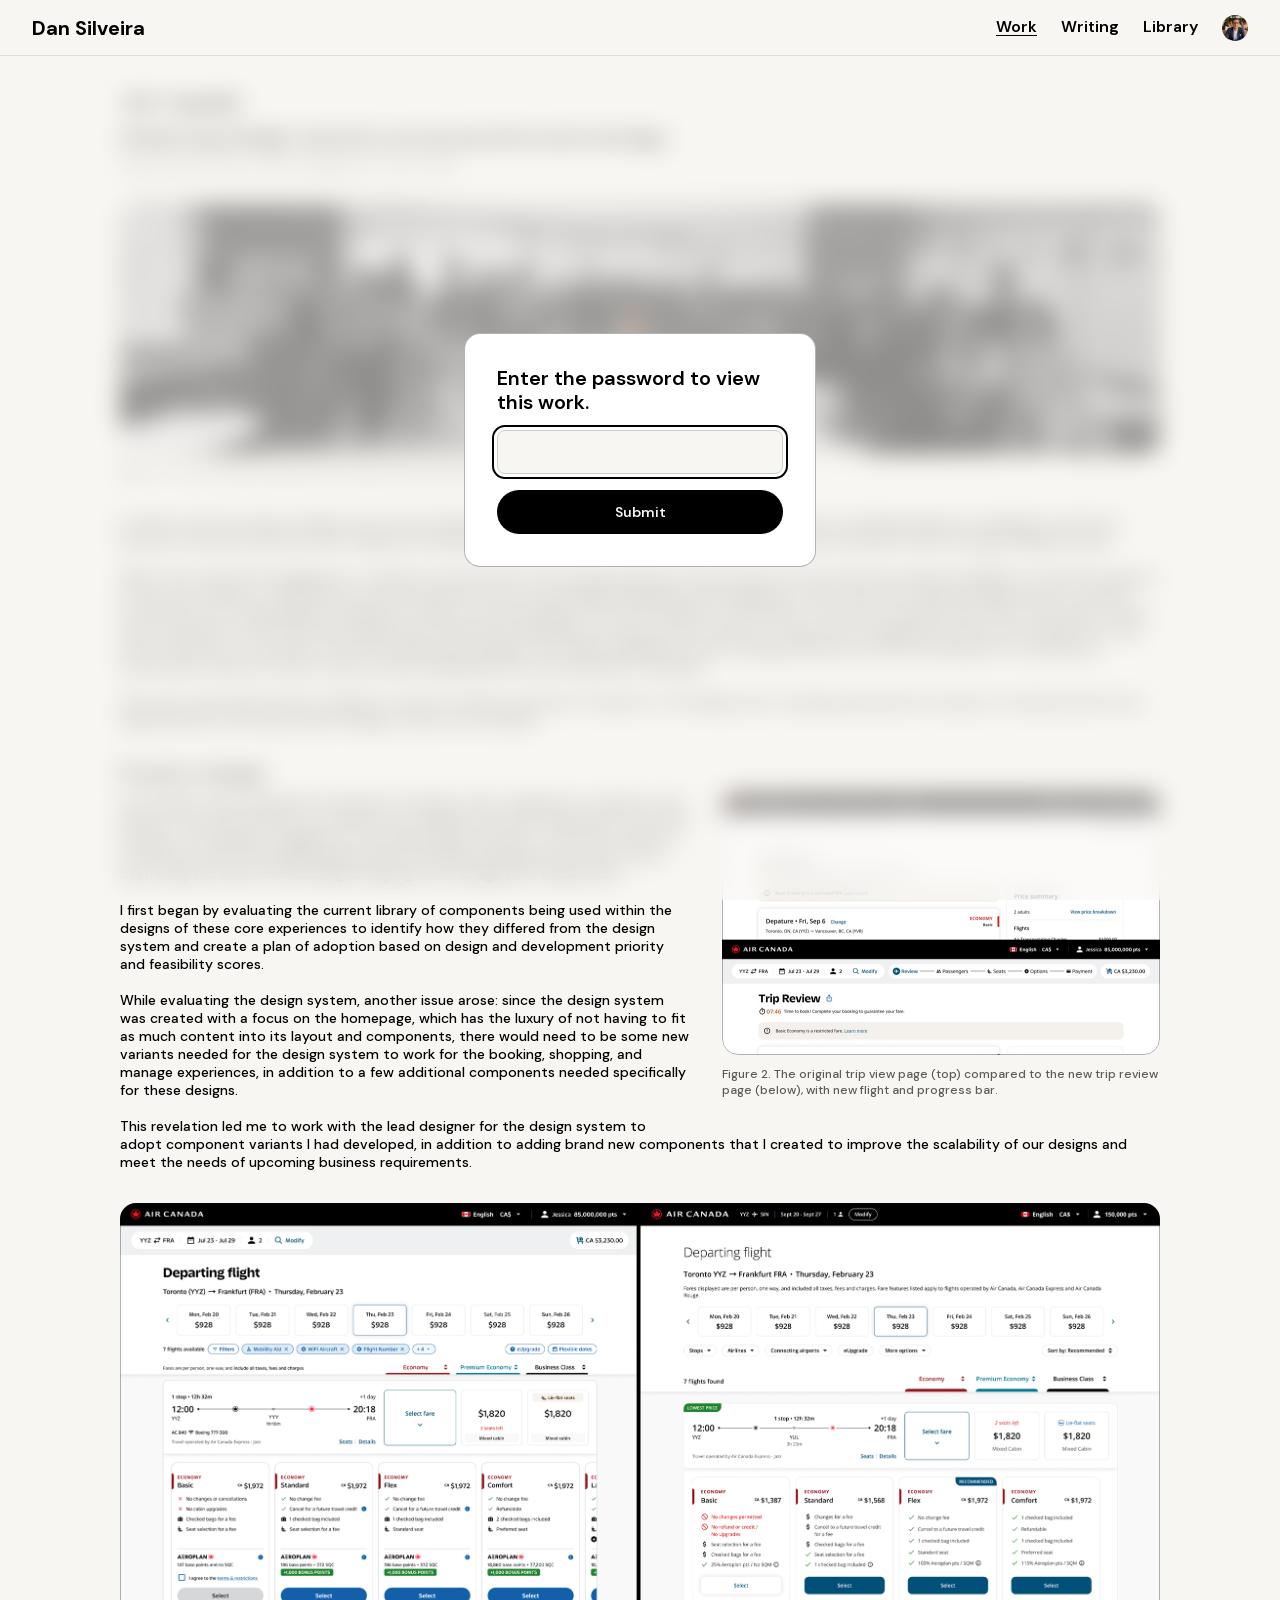
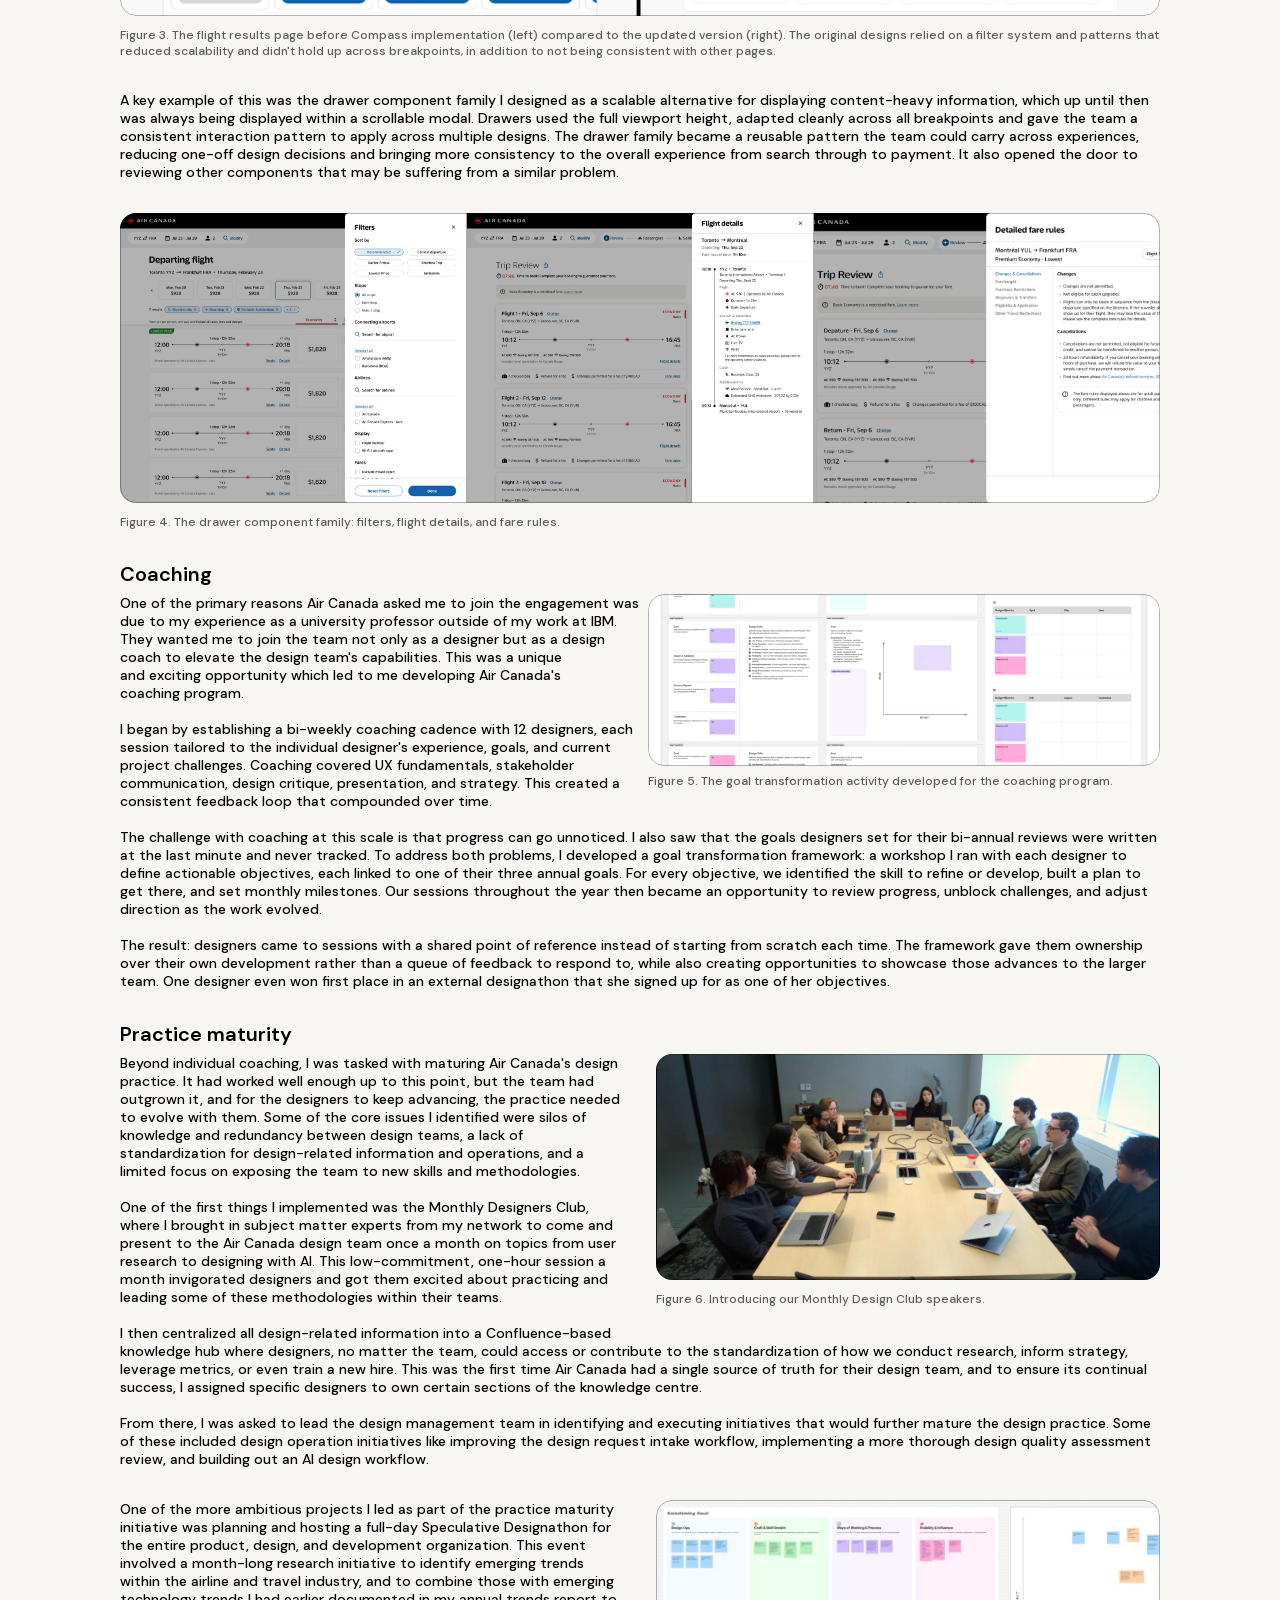
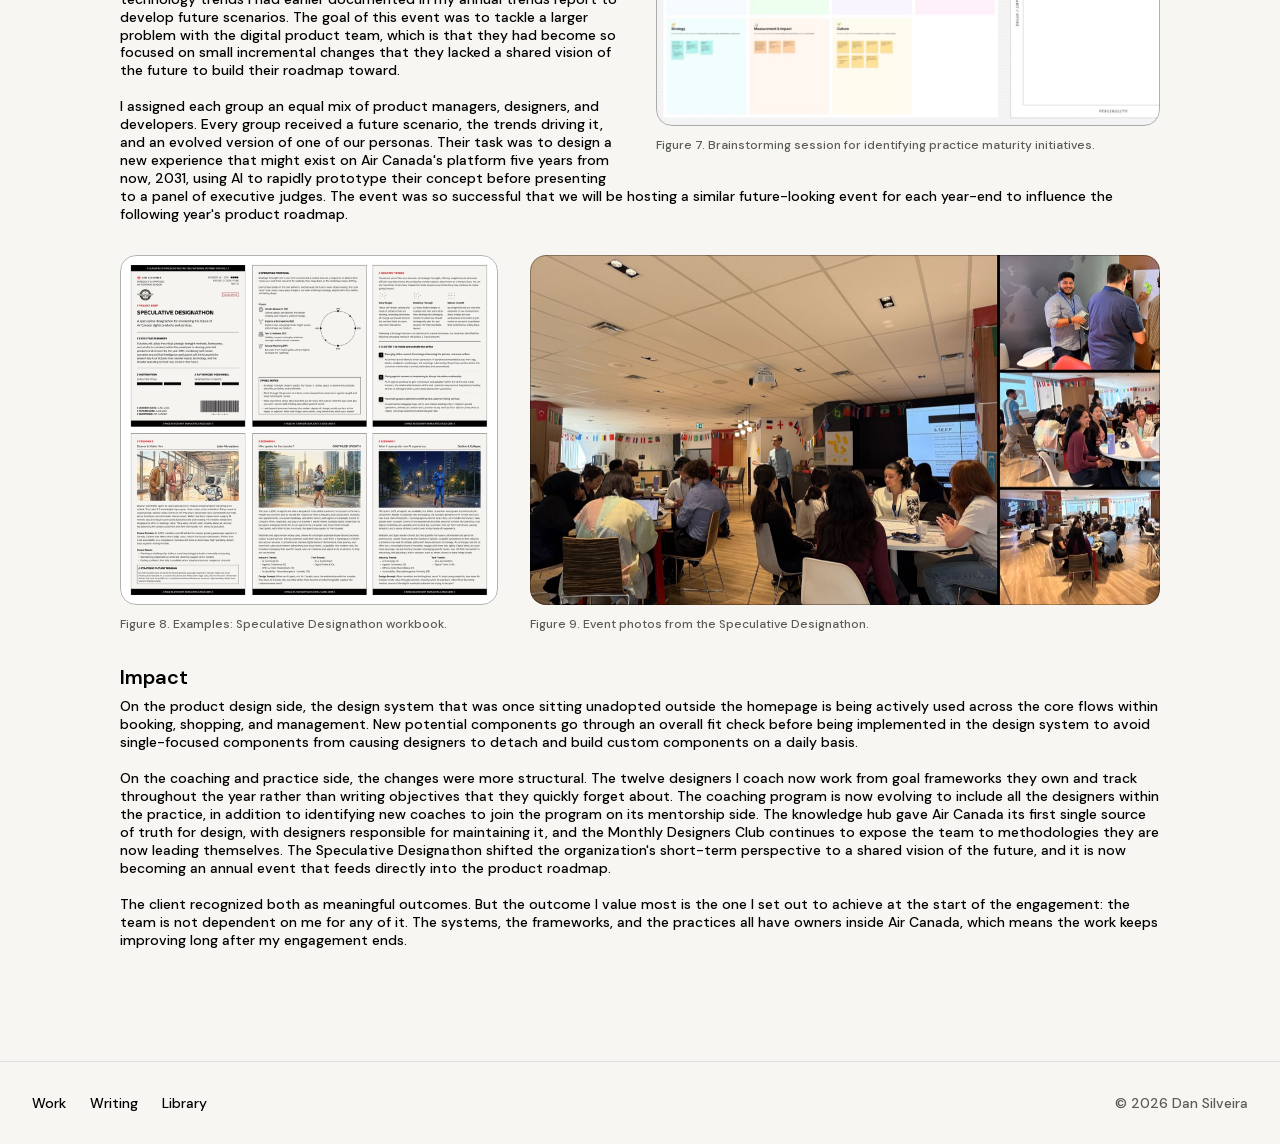
<file: work/air-canada/index.html>
<!DOCTYPE html>
<html lang="en">
<head>
  <meta charset="UTF-8">
  <meta name="viewport" content="width=device-width, initial-scale=1.0">

  <title>Air Canada — Dan Silveira</title>
  <meta name="description" content="Advancing design maturity across practice and strategy at Air Canada. Design lead and coach on an IBM iX engagement, 2024–2026.">

  <meta property="og:type" content="article">
  <meta property="og:title" content="Air Canada — Dan Silveira">
  <meta property="og:description" content="Advancing design maturity across practice and strategy.">
  <meta property="og:image" content="/assets/images/og-image.png">
  <meta name="twitter:card" content="summary_large_image">

  <link rel="icon" href="/assets/icons/favicon.svg" type="image/svg+xml">

  <link rel="preload" href="/assets/fonts/dm-sans-latin.woff2" as="font" type="font/woff2" crossorigin>
  <link rel="preload" href="/assets/fonts/dm-serif-display-latin.woff2" as="font" type="font/woff2" crossorigin>

  <link rel="stylesheet" href="/css/tokens.css">
  <link rel="stylesheet" href="/css/base.css">
  <link rel="stylesheet" href="/css/layout.css">
  <link rel="stylesheet" href="/css/components.css">
  <link rel="stylesheet" href="/css/pages/case-study.css">

  <noscript>
    <style>
      [data-reveal] { opacity: 1; transform: none; }
    </style>
  </noscript>
  <script>
    try {
      if (sessionStorage.getItem('work-unlocked') === '1') {
        document.documentElement.classList.add('work-unlocked');
      }
    } catch (e) {}
  </script>
</head>
<body>
  <a class="skip-link" href="#main">Skip to content</a>

  <div class="work-gate" id="work-gate" role="dialog" aria-modal="true" aria-labelledby="work-gate-title">
    <form class="work-gate__card" id="work-gate-form">
      <p class="heading work-gate__title" id="work-gate-title">Enter the password to view this work.</p>
      <label class="visually-hidden" for="work-gate-password">Password</label>
      <input class="work-gate__input" type="password" id="work-gate-password" name="password" autocomplete="off" required>
      <button class="button button--primary work-gate__submit" type="submit">Submit</button>
      <p class="work-gate__error" id="work-gate-error" hidden>Incorrect password.</p>
    </form>
  </div>

  <!-- Shared header — keep in sync across all pages -->
  <header class="site-header">
    <div class="container site-header__inner">
      <a class="site-header__logo" href="/">Dan Silveira</a>

      <div class="site-nav-group">
        <button class="nav-toggle" type="button" aria-expanded="false" aria-controls="site-nav">
          <span class="nav-toggle__bars"></span>
          <span class="visually-hidden">Menu</span>
        </button>

        <nav class="site-nav" id="site-nav" aria-label="Primary">
          <ul class="site-nav__list">
            <li><a class="site-nav__link" href="/work/">Work</a></li>
            <li><a class="site-nav__link" href="/writing/">Writing</a></li>
            <li><a class="site-nav__link" href="/library/">Library</a></li>
          </ul>
        </nav>

        <a class="site-header__avatar" href="/about/">
          <img src="/assets/images/Avatar-SML.jpg" alt="About Dan Silveira" width="26" height="26">
        </a>
      </div>
    </div>
  </header>

  <main class="site-main" id="main">
    <article class="case-study">
      <div class="container">

        <header class="case-hero">
          <h1 class="display case-hero__title">Air Canada</h1>
          <p class="heading case-hero__lede">Advancing design maturity across practice and strategy</p>
          <p class="case-hero__meta">Design lead and coach · IBM iX engagement · 2024–2026</p>
        </header>

        <figure class="case-figure case-hero__media">
          <div class="frame frame--ac-hero">
            <img src="/assets/images/ACHero-BW-SML.jpg"
                 alt="The Air Canada design team gathered in an office, photographed in black and white with one person in colour"
                 width="1040" height="250" fetchpriority="high" decoding="async">
          </div>
          <!-- TODO: PDF Figure 1 caption describes the pre-Compass flight
               results UI; the supplied export is this team photograph. -->
          <figcaption>
            Figure 1. The Air Canada design team during the Speculative Designathon.
          </figcaption>
        </figure>

        <div class="case-intro case-prose">
          <p>
            In 2025, I led the product design team for Air Canada's booking
            experience. Alongside delivery, I launched a coaching program for
            designers and drove practice-maturity initiatives that together
            broadened designer skill sets, improved design operations, and
            created a more strategic design process.
          </p>
          <p>
            When I first joined the engagement, I quickly uncovered that the
            booking experience had evolved over the years but lacked scalability
            in some key aspects of the user interface. Components were
            inconsistent across the booking, shopping, and management flows, and
            the Compass Design System, recently introduced, was sitting largely
            unadopted outside of the homepage. The more I looked at the product,
            the more it became clear that the product issues were a symptom;
            what the team needed was professional development and practice
            maturity to make more thoughtful and innovative decisions in the
            future. My job as a consultant with Air Canada wasn't going to be
            simply shipping a better booking experience and then leaving, but to
            develop an environment where the team could continue shipping better
            work long after I was gone.
          </p>
          <p>
            This case study will provide a snapshot of each of the key
            initiatives I worked on: the design work, coaching, and practice
            maturity to demonstrate how I helped improve the way product design
            is done at Air Canada.
          </p>
        </div>

        <!-- Product design -->
        <section class="case-section" aria-labelledby="product-title">
          <h2 class="heading case-section__title" id="product-title">Product design</h2>

          <div class="case-split media-split media-split--reverse">
            <div class="media-split__figure">
              <figure class="case-figure case-figure--flush">
                <div class="frame frame--ac-trip">
                  <img src="/assets/images/TripReviewCN-SML.jpg"
                       alt="The original Air Canada trip view page stacked above the redesigned trip review page, which adds a flight timeline and progress bar"
                       width="438" height="262" loading="lazy" decoding="async">
                </div>
                <figcaption>
                  Figure 2. The original trip view page (top) compared to the new
                  trip review page (below), with new flight and progress bar.
                </figcaption>
              </figure>
            </div>
            <div class="media-split__body case-prose">
              <p>
                Air Canada's web booking flow had gone through a pretty
                significant overhaul a year before my arrival; however, as it
                grew more complex with new requirements from the business, the
                designs struggled to scale while being consistent. I was also
                surprised to discover that a thorough design system had been
                developed but had not yet been adopted within the booking,
                shopping, and management experiences.
              </p>
              <p>
                I first began by evaluating the current library of components
                being used within the designs of these core experiences to
                identify how they differed from the design system and create a
                plan of adoption based on design and development priority and
                feasibility scores.
              </p>
              <p>
                While evaluating the design system, another issue arose: since
                the design system was created with a focus on the homepage,
                which has the luxury of not having to fit as much content into
                its layout and components, there would need to be some new
                variants needed for the design system to work for the booking,
                shopping, and manage experiences, in addition to a few
                additional components needed specifically for these designs.
              </p>
              <p>
                This revelation led me to work with the lead designer for the
                design system to adopt component variants I had developed, in
                addition to adding brand new components that I created to improve
                the scalability of our designs and meet the needs of upcoming
                business requirements.
              </p>
            </div>
          </div>

          <figure class="case-figure">
            <div class="frame frame--ac-compass">
              <img src="/assets/images/CompassImprv-IMG2.jpg"
                   alt="Side-by-side comparison of the Air Canada departing-flight results page before and after Compass implementation"
                   width="1040" height="413" loading="lazy" decoding="async">
            </div>
            <figcaption>
              Figure 3. The flight results page before Compass implementation
              (left) compared to the updated version (right). The original
              designs relied on a filter system and patterns that reduced
              scalability and didn't hold up across breakpoints, in addition to
              not being consistent with other pages.
            </figcaption>
          </figure>

          <div class="case-prose">
            <p>
              A key example of this was the drawer component family I designed
              as a scalable alternative for displaying content-heavy
              information, which up until then was always being displayed within
              a scrollable modal. Drawers used the full viewport height, adapted
              cleanly across all breakpoints and gave the team a consistent
              interaction pattern to apply across multiple designs. The drawer
              family became a reusable pattern the team could carry across
              experiences, reducing one-off design decisions and bringing more
              consistency to the overall experience from search through to
              payment. It also opened the door to reviewing other components
              that may be suffering from a similar problem.
            </p>
          </div>

          <figure class="case-figure">
            <div class="frame frame--ac-drawer">
              <img src="/assets/images/FilterDrawer-SML.jpg"
                   alt="Air Canada departing-flight results with the filters drawer open on the right"
                   width="1200" height="1004" loading="lazy" decoding="async">
              <img src="/assets/images/FlightDetails-SML.jpg"
                   alt="Trip review with the flight details drawer open, showing a Toronto to Montreal itinerary"
                   width="1200" height="1136" loading="lazy" decoding="async">
              <img src="/assets/images/MiniRules-Drawer-SML.jpg"
                   alt="Trip review with the detailed fare rules drawer open for a Premium Economy fare"
                   width="1200" height="853" loading="lazy" decoding="async">
            </div>
            <figcaption>
              Figure 4. The drawer component family: filters, flight details,
              and fare rules.
            </figcaption>
          </figure>
        </section>

        <!-- Coaching -->
        <section class="case-section" aria-labelledby="coaching-title">
          <h2 class="heading case-section__title" id="coaching-title">Coaching</h2>

          <div class="case-split case-split--coaching media-split media-split--reverse">
            <div class="media-split__figure">
              <figure class="case-figure case-figure--flush">
                <div class="frame frame--ac-coaching">
                  <img src="/assets/images/ProfessionalDev-SML.jpg"
                       alt="Three coloured canvases from a goal transformation workshop, with skills lists, effort-impact charts, and a quarterly objectives calendar"
                       width="512" height="172" loading="lazy" decoding="async">
                </div>
                <figcaption>
                  Figure 5. The goal transformation activity developed for the
                  coaching program.
                </figcaption>
              </figure>
            </div>
            <div class="media-split__body case-prose">
              <p>
                One of the primary reasons Air Canada asked me to join the
                engagement was due to my experience as a university professor
                outside of my work at IBM. They wanted me to join the team not
                only as a designer but as a design coach to elevate the design
                team's capabilities. This was a unique and exciting opportunity
                which led to me developing Air Canada's coaching program.
              </p>
              <p>
                I began by establishing a bi-weekly coaching cadence with 12
                designers, each session tailored to the individual designer's
                experience, goals, and current project challenges. Coaching
                covered UX fundamentals, stakeholder communication, design
                critique, presentation, and strategy. This created a consistent
                feedback loop that compounded over time.
              </p>
              <p>
                The challenge with coaching at this scale is that progress can go
                unnoticed. I also saw that the goals designers set for their
                bi-annual reviews were written at the last minute and never
                tracked. To address both problems, I developed a goal
                transformation framework: a workshop I ran with each designer to
                define actionable objectives, each linked to one of their three
                annual goals. For every objective, we identified the skill to
                refine or develop, built a plan to get there, and set monthly
                milestones. Our sessions throughout the year then became an
                opportunity to review progress, unblock challenges, and adjust
                direction as the work evolved.
              </p>
              <p>
                The result: designers came to sessions with a shared point of
                reference instead of starting from scratch each time. The
                framework gave them ownership over their own development rather
                than a queue of feedback to respond to, while also creating
                opportunities to showcase those advances to the larger team. One
                designer even won first place in an external designathon that she
                signed up for as one of her objectives.
              </p>
            </div>
          </div>
        </section>

        <!-- Practice maturity -->
        <section class="case-section" aria-labelledby="maturity-title">
          <h2 class="heading case-section__title" id="maturity-title">Practice maturity</h2>

          <div class="case-split case-split--club media-split media-split--reverse">
            <div class="media-split__figure">
              <figure class="case-figure case-figure--flush">
                <div class="frame frame--ac-club">
                  <img src="/assets/images/MonthlyDesignClub-SML.jpg"
                       alt="Designers seated around a conference table during a Monthly Design Club session"
                       width="504" height="226" loading="lazy" decoding="async">
                </div>
                <figcaption>
                  Figure 6. Introducing our Monthly Design Club speakers.
                </figcaption>
              </figure>
            </div>
            <div class="media-split__body case-prose">
              <p>
                Beyond individual coaching, I was tasked with maturing Air
                Canada's design practice. It had worked well enough up to this
                point, but the team had outgrown it, and for the designers to
                keep advancing, the practice needed to evolve with them. Some of
                the core issues I identified were silos of knowledge and
                redundancy between design teams, a lack of standardization for
                design-related information and operations, and a limited focus
                on exposing the team to new skills and methodologies.
              </p>
              <p>
                One of the first things I implemented was the Monthly Designers
                Club, where I brought in subject matter experts from my network
                to come and present to the Air Canada design team once a month
                on topics from user research to designing with AI. This
                low-commitment, one-hour session a month invigorated designers
                and got them excited about practicing and leading some of these
                methodologies within their teams.
              </p>
              <p>
                I then centralized all design-related information into a
                Confluence-based knowledge hub where designers, no matter the
                team, could access or contribute to the standardization of how we
                conduct research, inform strategy, leverage metrics, or even train
                a new hire. This was the first time Air Canada had a single source
                of truth for their design team, and to ensure its continual
                success, I assigned specific designers to own certain sections of
                the knowledge centre.
              </p>
              <p>
                From there, I was asked to lead the design management team in
                identifying and executing initiatives that would further mature
                the design practice. Some of these included design operation
                initiatives like improving the design request intake workflow,
                implementing a more thorough design quality assessment review, and
                building out an AI design workflow.
              </p>
            </div>
          </div>

          <div class="case-split case-split--club media-split media-split--reverse">
            <div class="media-split__figure">
              <figure class="case-figure case-figure--flush">
                <div class="frame frame--ac-club-solo">
                  <img src="/assets/images/PracticeMaturity-SML.jpg"
                       alt="A brainstorming board of practice-maturity themes beside a value-versus-feasibility plot"
                       width="504" height="226" loading="lazy" decoding="async">
                </div>
                <figcaption>
                  Figure 7. Brainstorming session for identifying practice maturity
                  initiatives.
                </figcaption>
              </figure>
            </div>
            <div class="media-split__body case-prose">
              <p>
                One of the more ambitious projects I led as part of the practice
                maturity initiative was planning and hosting a full-day Speculative
                Designathon for the entire product, design, and development
                organization. This event involved a month-long research initiative
                to identify emerging trends within the airline and travel
                industry, and to combine those with emerging technology trends I
                had earlier documented in my annual trends report to develop
                future scenarios. The goal of this event was to tackle a larger
                problem with the digital product team, which is that they had
                become so focused on small incremental changes that they lacked a
                shared vision of the future to build their roadmap toward.
              </p>
              <p>
                I assigned each group an equal mix of product managers, designers,
                and developers. Every group received a future scenario, the trends
                driving it, and an evolved version of one of our personas. Their
                task was to design a new experience that might exist on Air
                Canada's platform five years from now, 2031, using AI to rapidly
                prototype their concept before presenting to a panel of executive
                judges. The event was so successful that we will be hosting a
                similar future-looking event for each year-end to influence the
                following year's product roadmap.
              </p>
            </div>
          </div>

          <div class="case-pair">
            <figure>
              <div class="frame frame--ac-workbook">
                <img src="/assets/images/Workbook-SML.jpg"
                     alt="Pages from the Speculative Designathon workbook, including the project brief, operating protocol, and future scenarios"
                     width="378" height="350" loading="lazy" decoding="async">
              </div>
              <figcaption>Figure 8. Examples: Speculative Designathon workbook.</figcaption>
            </figure>
            <figure>
              <div class="frame frame--ac-event">
                <img src="/assets/images/SpecDesignathon-SML.jpg"
                     alt="Composite of Speculative Designathon event photos showing teams working in the studio"
                     width="630" height="350" loading="lazy" decoding="async">
              </div>
              <figcaption>Figure 9. Event photos from the Speculative Designathon.</figcaption>
            </figure>
          </div>
        </section>

        <!-- Impact -->
        <section class="case-section" aria-labelledby="impact-title">
          <h2 class="heading case-section__title" id="impact-title">Impact</h2>

          <div class="case-prose">
            <p>
              On the product design side, the design system that was once
              sitting unadopted outside the homepage is being actively used
              across the core flows within booking, shopping, and management.
              New potential components go through an overall fit check before
              being implemented in the design system to avoid single-focused
              components from causing designers to detach and build custom
              components on a daily basis.
            </p>
            <p>
              On the coaching and practice side, the changes were more
              structural. The twelve designers I coach now work from goal
              frameworks they own and track throughout the year rather than
              writing objectives that they quickly forget about. The coaching
              program is now evolving to include all the designers within the
              practice, in addition to identifying new coaches to join the
              program on its mentorship side. The knowledge hub gave Air Canada
              its first single source of truth for design, with designers
              responsible for maintaining it, and the Monthly Designers Club
              continues to expose the team to methodologies they are now leading
              themselves. The Speculative Designathon shifted the organization's
              short-term perspective to a shared vision of the future, and it is
              now becoming an annual event that feeds directly into the product
              roadmap.
            </p>
            <p>
              The client recognized both as meaningful outcomes. But the outcome
              I value most is the one I set out to achieve at the start of the
              engagement: the team is not dependent on me for any of it. The
              systems, the frameworks, and the practices all have owners inside
              Air Canada, which means the work keeps improving long after my
              engagement ends.
            </p>
          </div>
        </section>

      </div>
    </article>
  </main>

  <!-- Shared footer — keep in sync across all pages -->
  <footer class="site-footer">
    <div class="container site-footer__inner">
      <ul class="site-footer__links">
        <li><a href="/work/">Work</a></li>
        <li><a href="/writing/">Writing</a></li>
        <li><a href="/library/">Library</a></li>
      </ul>
      <p class="site-footer__meta">&copy; 2026 Dan Silveira</p>
    </div>
  </footer>

  <script src="/js/main.js" defer></script>
</body>
</html>
</file>
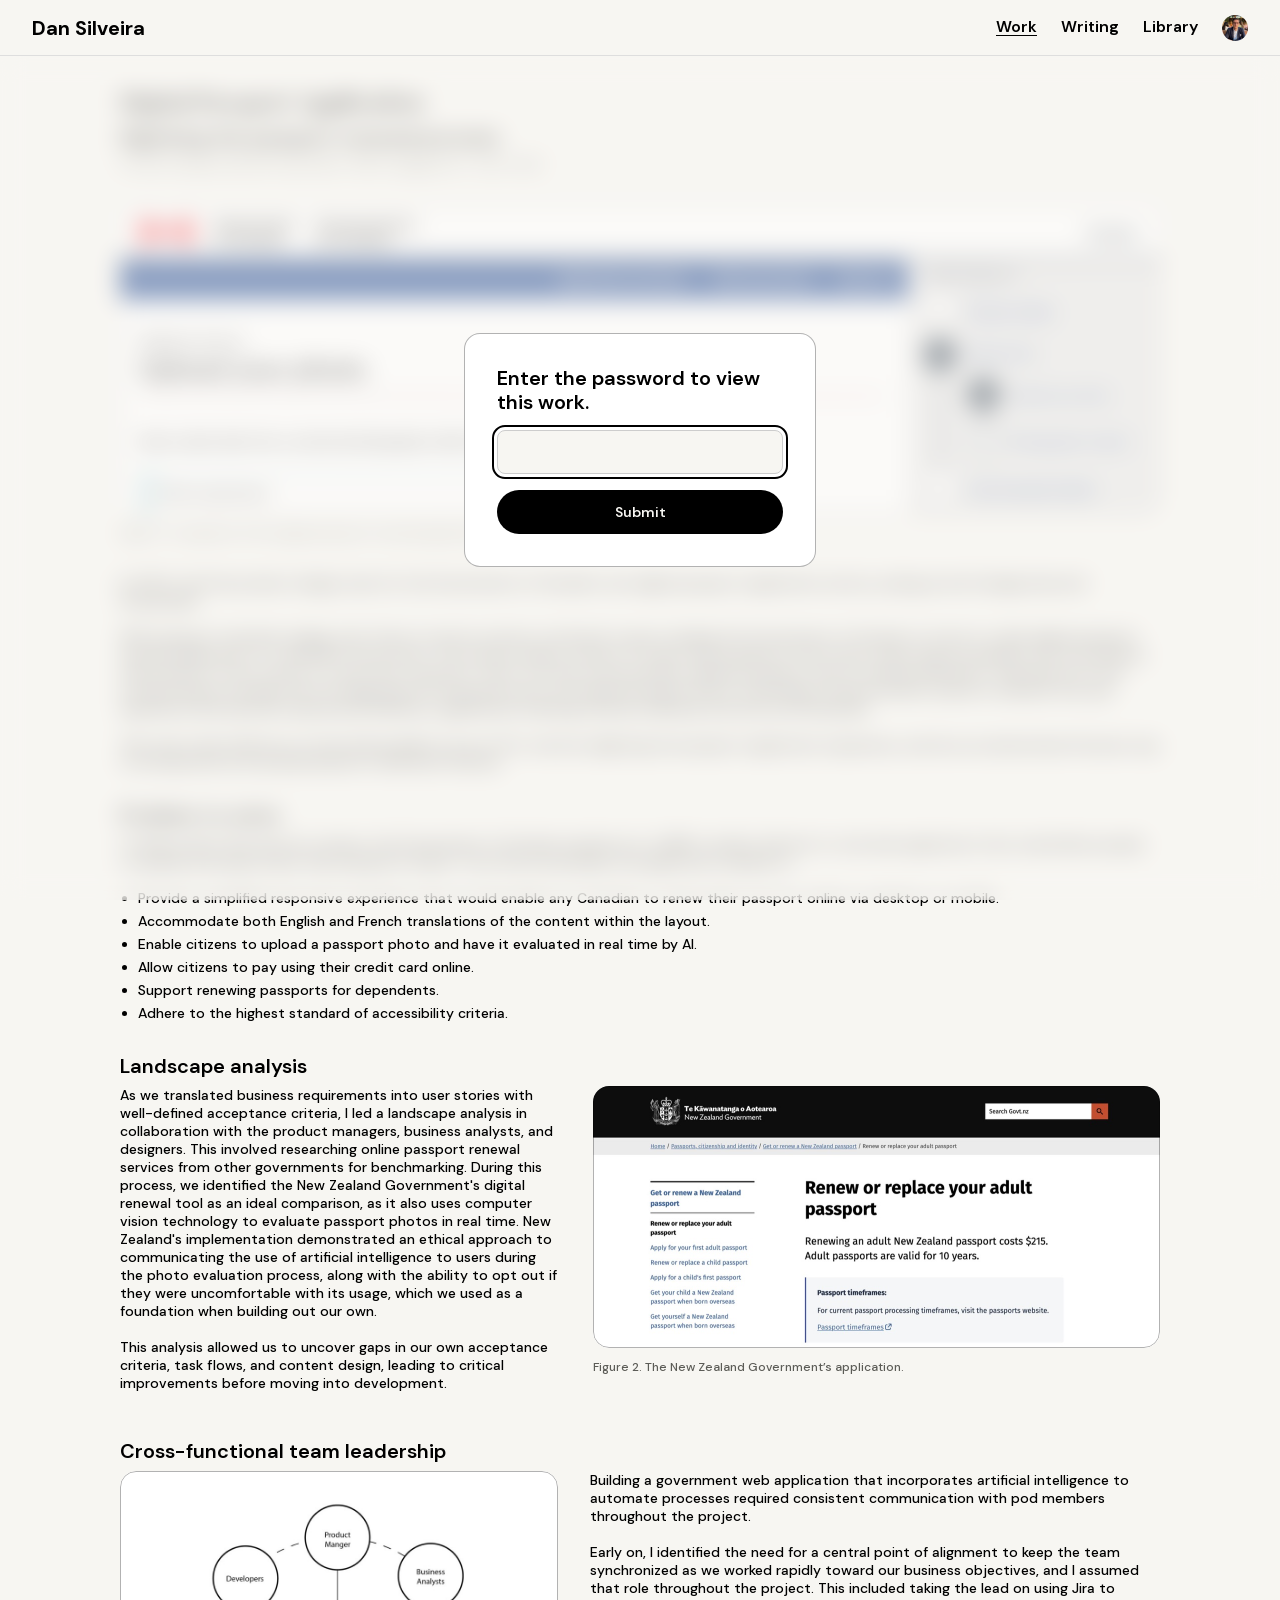
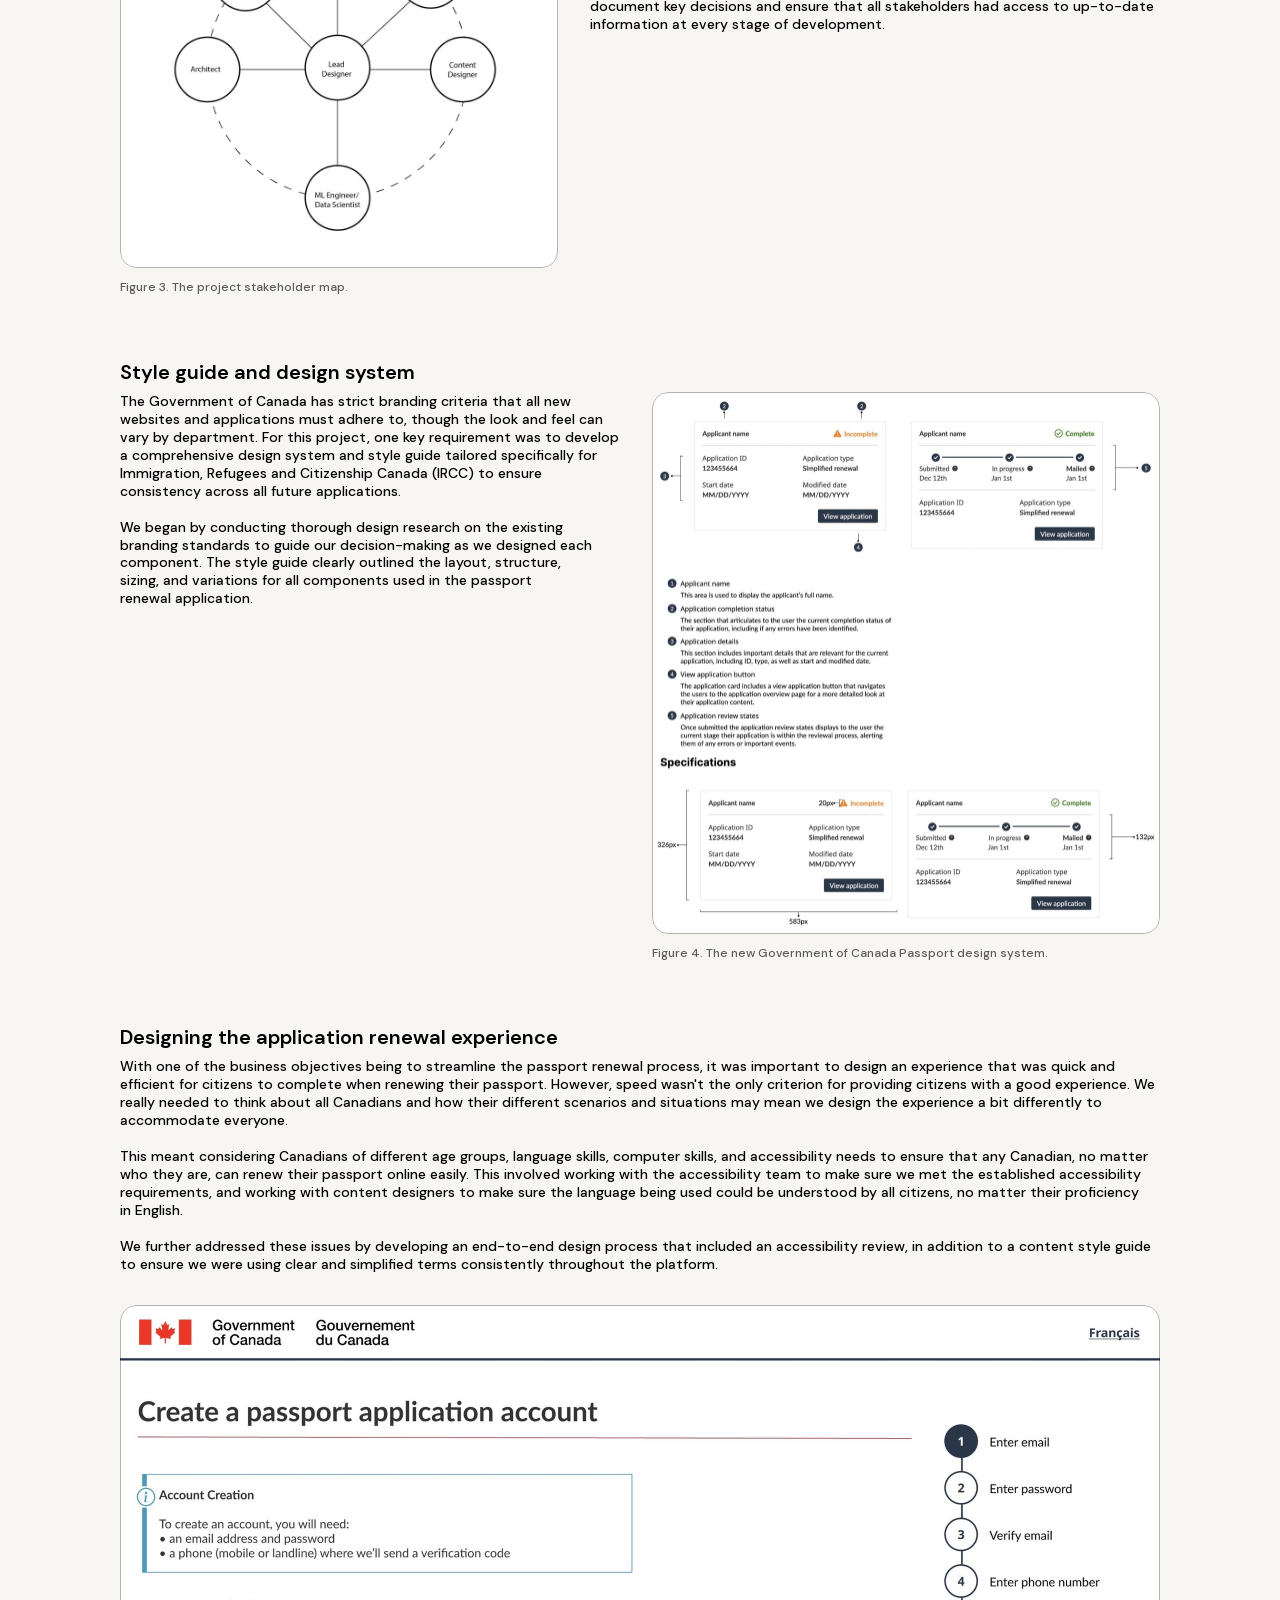
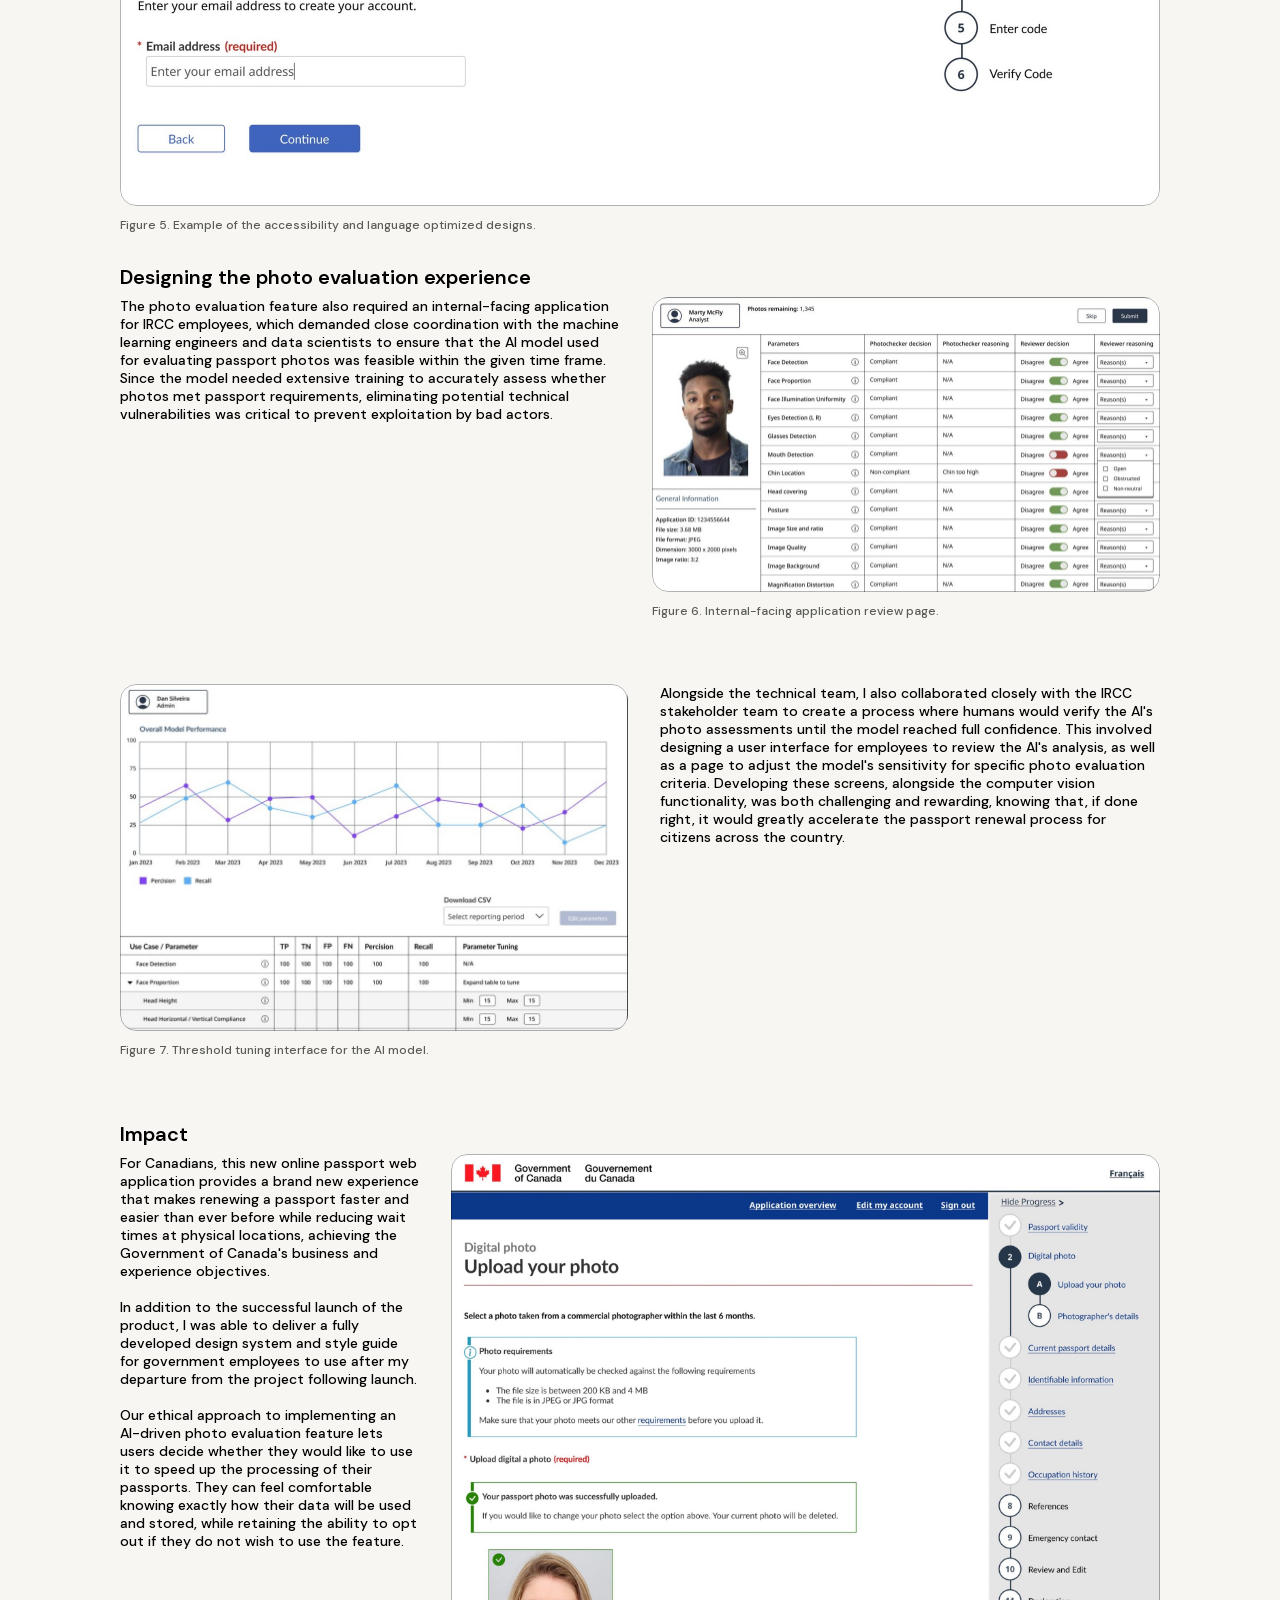
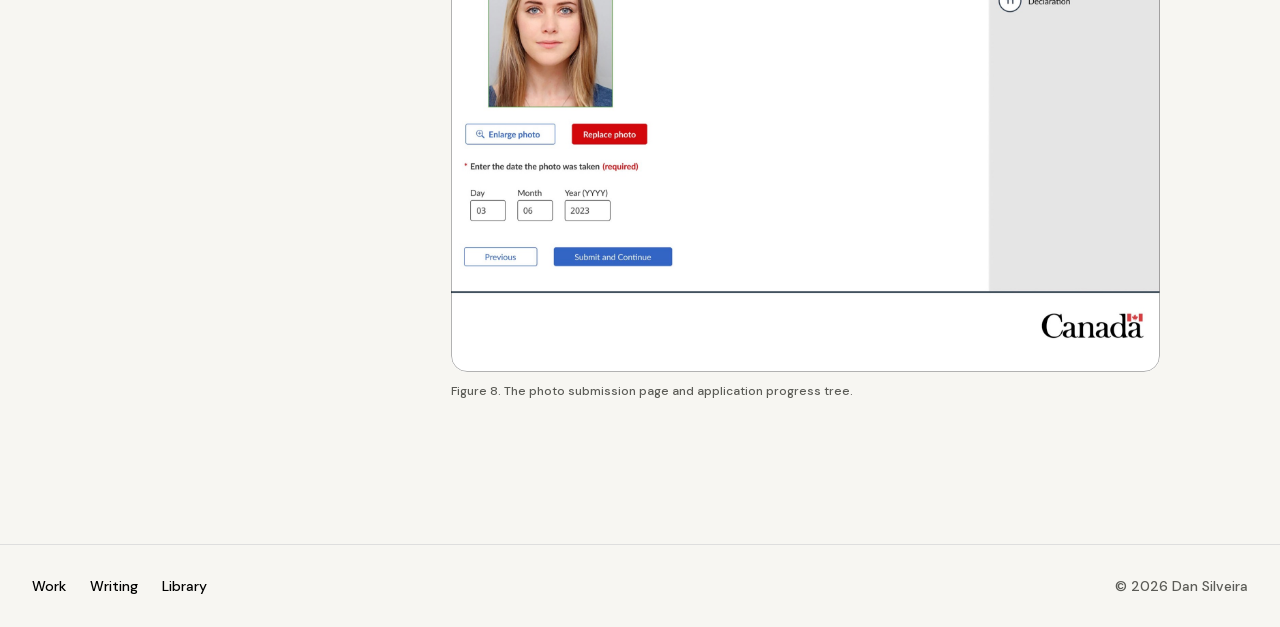
<file: work/government-of-canada/index.html>
<!DOCTYPE html>
<html lang="en">
<head>
  <meta charset="UTF-8">
  <meta name="viewport" content="width=device-width, initial-scale=1.0">

  <title>Digital Passport Application — Dan Silveira</title>
  <meta name="description" content="Digitizing the passport renewal process. Product design lead and AI specialist on an IBM iX engagement for the Government of Canada, 2022–2023.">

  <meta property="og:type" content="article">
  <meta property="og:title" content="Digital Passport Application — Dan Silveira">
  <meta property="og:description" content="Digitizing the passport renewal process.">
  <meta property="og:image" content="/assets/images/og-image.png">
  <meta name="twitter:card" content="summary_large_image">

  <link rel="icon" href="/assets/icons/favicon.svg" type="image/svg+xml">

  <link rel="preload" href="/assets/fonts/dm-sans-latin.woff2" as="font" type="font/woff2" crossorigin>
  <link rel="preload" href="/assets/fonts/dm-serif-display-latin.woff2" as="font" type="font/woff2" crossorigin>

  <link rel="stylesheet" href="/css/tokens.css">
  <link rel="stylesheet" href="/css/base.css">
  <link rel="stylesheet" href="/css/layout.css">
  <link rel="stylesheet" href="/css/components.css">
  <link rel="stylesheet" href="/css/pages/case-study.css">

  <noscript>
    <style>
      [data-reveal] { opacity: 1; transform: none; }
    </style>
  </noscript>
  <script>
    try {
      if (sessionStorage.getItem('work-unlocked') === '1') {
        document.documentElement.classList.add('work-unlocked');
      }
    } catch (e) {}
  </script>
</head>
<body>
  <a class="skip-link" href="#main">Skip to content</a>

  <div class="work-gate" id="work-gate" role="dialog" aria-modal="true" aria-labelledby="work-gate-title">
    <form class="work-gate__card" id="work-gate-form">
      <p class="heading work-gate__title" id="work-gate-title">Enter the password to view this work.</p>
      <label class="visually-hidden" for="work-gate-password">Password</label>
      <input class="work-gate__input" type="password" id="work-gate-password" name="password" autocomplete="off" required>
      <button class="button button--primary work-gate__submit" type="submit">Submit</button>
      <p class="work-gate__error" id="work-gate-error" hidden>Incorrect password.</p>
    </form>
  </div>

  <!-- Shared header — keep in sync across all pages -->
  <header class="site-header">
    <div class="container site-header__inner">
      <a class="site-header__logo" href="/">Dan Silveira</a>

      <div class="site-nav-group">
        <button class="nav-toggle" type="button" aria-expanded="false" aria-controls="site-nav">
          <span class="nav-toggle__bars"></span>
          <span class="visually-hidden">Menu</span>
        </button>

        <nav class="site-nav" id="site-nav" aria-label="Primary">
          <ul class="site-nav__list">
            <li><a class="site-nav__link" href="/work/">Work</a></li>
            <li><a class="site-nav__link" href="/writing/">Writing</a></li>
            <li><a class="site-nav__link" href="/library/">Library</a></li>
          </ul>
        </nav>

        <a class="site-header__avatar" href="/about/">
          <img src="/assets/images/Avatar-SML.jpg" alt="About Dan Silveira" width="26" height="26">
        </a>
      </div>
    </div>
  </header>

  <main class="site-main" id="main">
    <article class="case-study">
      <div class="container">

        <header class="case-hero">
          <h1 class="display case-hero__title">Digital Passport Application</h1>
          <p class="heading case-hero__lede">Digitizing the passport renewal process</p>
          <p class="case-hero__meta">Product Design Lead and AI Specialist · IBM iX engagement · 2022–2023</p>
        </header>

        <figure class="case-figure case-hero__media">
          <div class="frame frame--goc-hero">
            <img src="/assets/images/PassportHero-SML.jpg"
                 alt="Government of Canada passport renewal page for uploading a digital photo, with a successful upload, photo date fields, and an 11-step progress sidebar"
                 width="1040" height="310" fetchpriority="high" decoding="async">
          </div>
          <figcaption>
            Figure 1. A snapshot of the digital passport renewal application.
          </figcaption>
        </figure>

        <div class="case-intro case-prose">
          <p>
            In 2022, I led the product design team for the Government of
            Canada's new digital passport application service, joining as both
            design lead and AI specialist.
          </p>
          <p>
            With passport renewals surging, wait times at service centres
            continued to grow, leading the Government of Canada to invest in a
            fully digital passport renewal application to streamline the
            process. This solution allows citizens to renew their passports from
            home, improving accessibility and convenience. A key feature of the
            system is a real-time computer-vision tool that automatically
            validates passport photos during submission, reducing errors and
            accelerating processing times. By digitizing the renewal process and
            implementing AI-driven technology, the government aimed to enhance
            the user experience and optimize operational efficiency,
            significantly reducing manual workloads and service bottlenecks.
          </p>
          <p>
            This case study will focus on the initial problem we set off to
            solve by digitizing the passport application experience, and how we
            determined the best way to incorporate an AI-powered photo
            verification feature.
          </p>
        </div>

        <section class="case-section" aria-labelledby="problem-title">
          <h2 class="heading case-section__title" id="problem-title">Problem to solve</h2>

          <div class="case-prose">
            <p>
              To help resolve this issue for citizens, the Government of Canada
              reached out to IBM to build a full end-to-end web application that
              would allow people to quickly and easily renew their passports
              online. To do this successfully, the application needed to:
            </p>
            <ul>
              <li>
                Provide a simplified responsive experience that would enable any
                Canadian to renew their passport online via desktop or mobile.
              </li>
              <li>
                Accommodate both English and French translations of the content
                within the layout.
              </li>
              <li>
                Enable citizens to upload a passport photo and have it evaluated
                in real time by AI.
              </li>
              <li>
                Allow citizens to pay using their credit card online.
              </li>
              <li>
                Support renewing passports for dependents.
              </li>
              <li>
                Adhere to the highest standard of accessibility criteria.
              </li>
            </ul>
          </div>
        </section>

        <section class="case-section" aria-labelledby="landscape-title">
          <h2 class="heading case-section__title" id="landscape-title">Landscape analysis</h2>

          <div class="case-split case-split--goc-nz media-split media-split--reverse">
            <div class="media-split__figure">
              <figure class="case-figure case-figure--flush">
                <div class="frame frame--goc-nz">
                  <img src="/assets/images/PassportNZ-SML.jpg"
                       alt="New Zealand Government page titled Renew or replace your adult passport, with left-hand navigation and passport timeframe guidance"
                       width="567" height="262" loading="lazy" decoding="async">
                </div>
                <figcaption>
                  Figure 2. The New Zealand Government’s application.
                </figcaption>
              </figure>
            </div>
            <div class="media-split__body case-prose">
              <p>
                As we translated business requirements into user stories with
                well-defined acceptance criteria, I led a landscape analysis in
                collaboration with the product managers, business analysts, and
                designers. This involved researching online passport renewal
                services from other governments for benchmarking. During this
                process, we identified the New Zealand Government's digital
                renewal tool as an ideal comparison, as it also uses computer
                vision technology to evaluate passport photos in real time. New
                Zealand's implementation demonstrated an ethical approach to
                communicating the use of artificial intelligence to users during
                the photo evaluation process, along with the ability to opt out
                if they were uncomfortable with its usage, which we used as a
                foundation when building out our own.
              </p>
              <p>
                This analysis allowed us to uncover gaps in our own acceptance
                criteria, task flows, and content design, leading to critical
                improvements before moving into development.
              </p>
            </div>
          </div>
        </section>

        <section class="case-section" aria-labelledby="leadership-title">
          <h2 class="heading case-section__title" id="leadership-title">Cross-functional team leadership</h2>

          <div class="case-split case-split--goc-team media-split">
            <div class="media-split__figure">
              <figure class="case-figure case-figure--flush">
                <div class="frame frame--goc-team">
                  <img src="/assets/images/PassportTeam-SML.jpg"
                       alt="Hub-and-spoke diagram with Lead Designer at the centre, connected to Product Manager, Business Analysts, Content Designer, ML Engineer and Data Scientist, Architect, and Developers"
                       width="438" height="397" loading="lazy" decoding="async">
                </div>
                <figcaption>
                  Figure 3. The project stakeholder map.
                </figcaption>
              </figure>
            </div>
            <div class="media-split__body case-prose">
              <p>
                Building a government web application that incorporates
                artificial intelligence to automate processes required consistent
                communication with pod members throughout the project.
              </p>
              <p>
                Early on, I identified the need for a central point of alignment
                to keep the team synchronized as we worked rapidly toward our
                business objectives, and I assumed that role throughout the
                project. This included taking the lead on using Jira to document
                key decisions and ensure that all stakeholders had access to
                up-to-date information at every stage of development.
              </p>
            </div>
          </div>
        </section>

        <section class="case-section" aria-labelledby="styleguide-title">
          <h2 class="heading case-section__title" id="styleguide-title">Style guide and design system</h2>

          <div class="case-split case-split--goc-style media-split media-split--reverse">
            <div class="media-split__figure">
              <figure class="case-figure case-figure--flush">
                <div class="frame frame--goc-style">
                  <img src="/assets/images/PassportStyle-SML.jpg"
                       alt="Application card component spec showing Incomplete and Complete states, numbered callouts, and pixel measurements"
                       width="508" height="542" loading="lazy" decoding="async">
                </div>
                <figcaption>
                  Figure 4. The new Government of Canada Passport design system.
                </figcaption>
              </figure>
            </div>
            <div class="media-split__body case-prose">
              <p>
                The Government of Canada has strict branding criteria that all
                new websites and applications must adhere to, though the look
                and feel can vary by department. For this project, one key
                requirement was to develop a comprehensive design system and
                style guide tailored specifically for Immigration, Refugees and
                Citizenship Canada (IRCC) to ensure consistency across all
                future applications.
              </p>
              <p>
                We began by conducting thorough design research on the existing
                branding standards to guide our decision-making as we designed
                each component. The style guide clearly outlined the layout,
                structure, sizing, and variations for all components used in the
                passport renewal application.
              </p>
            </div>
          </div>
        </section>

        <section class="case-section" aria-labelledby="renewal-title">
          <h2 class="heading case-section__title" id="renewal-title">Designing the application renewal experience</h2>

          <div class="case-prose">
            <p>
              With one of the business objectives being to streamline the
              passport renewal process, it was important to design an experience
              that was quick and efficient for citizens to complete when
              renewing their passport. However, speed wasn't the only criterion
              for providing citizens with a good experience. We really needed to
              think about all Canadians and how their different scenarios and
              situations may mean we design the experience a bit differently to
              accommodate everyone.
            </p>
            <p>
              This meant considering Canadians of different age groups, language
              skills, computer skills, and accessibility needs to ensure that
              any Canadian, no matter who they are, can renew their passport
              online easily. This involved working with the accessibility team
              to make sure we met the established accessibility requirements,
              and working with content designers to make sure the language being
              used could be understood by all citizens, no matter their
              proficiency in English.
            </p>
            <p>
              We further addressed these issues by developing an end-to-end
              design process that included an accessibility review, in addition
              to a content style guide to ensure we were using clear and
              simplified terms consistently throughout the platform.
            </p>
          </div>

          <figure class="case-figure">
            <div class="frame frame--goc-account">
              <img src="/assets/images/PassportAccount-SML.jpg"
                   alt="Create a passport application account screen with an email field, Back and Continue buttons, and a six-step account-creation progress list"
                   width="1040" height="501" loading="lazy" decoding="async">
            </div>
            <figcaption>Figure 5. Example of the accessibility and language optimized designs.</figcaption>
          </figure>
        </section>

        <section class="case-section" aria-labelledby="photo-title">
          <h2 class="heading case-section__title" id="photo-title">Designing the photo evaluation experience</h2>

          <div class="case-split case-split--goc-review media-split media-split--reverse">
            <div class="media-split__figure">
              <figure class="case-figure case-figure--flush">
                <div class="frame frame--goc-review">
                  <img src="/assets/images/PassportReview-SML.jpg"
                       alt="Internal analyst photo-review tool with a passport portrait, Photochecker versus Reviewer decision columns, and agree or disagree toggles"
                       width="508" height="295" loading="lazy" decoding="async">
                </div>
                <figcaption>
                  Figure 6. Internal-facing application review page.
                </figcaption>
              </figure>
            </div>
            <div class="media-split__body case-prose">
              <p>
                The photo evaluation feature also required an internal-facing
                application for IRCC employees, which demanded close
                coordination with the machine learning engineers and data
                scientists to ensure that the AI model used for evaluating
                passport photos was feasible within the given time frame. Since
                the model needed extensive training to accurately assess whether
                photos met passport requirements, eliminating potential
                technical vulnerabilities was critical to prevent exploitation by
                bad actors.
              </p>
            </div>
          </div>

          <div class="case-split case-split--goc-model media-split">
            <div class="media-split__figure">
              <figure class="case-figure case-figure--flush">
                <div class="frame frame--goc-model">
                  <img src="/assets/images/PassportModel-SML.jpg"
                       alt="Overall Model Performance dashboard with a precision and recall chart, a parameter table, and tuning controls for face detection and chin location"
                       width="508" height="347" loading="lazy" decoding="async">
                </div>
                <figcaption>
                  Figure 7. Threshold tuning interface for the AI model.
                </figcaption>
              </figure>
            </div>
            <div class="media-split__body case-prose">
              <p>
                Alongside the technical team, I also collaborated closely with
                the IRCC stakeholder team to create a process where humans would
                verify the AI's photo assessments until the model reached full
                confidence. This involved designing a user interface for
                employees to review the AI's analysis, as well as a page to
                adjust the model's sensitivity for specific photo evaluation
                criteria. Developing these screens, alongside the computer
                vision functionality, was both challenging and rewarding,
                knowing that, if done right, it would greatly accelerate the
                passport renewal process for citizens across the country.
              </p>
            </div>
          </div>
        </section>

        <section class="case-section" aria-labelledby="impact-title">
          <h2 class="heading case-section__title" id="impact-title">Impact</h2>

          <div class="case-split case-split--goc-impact media-split media-split--reverse">
            <div class="media-split__figure">
              <figure class="case-figure case-figure--flush">
                <div class="frame frame--goc-impact">
                  <img src="/assets/images/PassportHero-SML.jpg"
                       alt="Government of Canada passport photo upload screen delivered at launch, with a successful photo upload and progress sidebar"
                       width="709" height="818" loading="lazy" decoding="async">
                </div>
                <figcaption>
                  Figure 8. The photo submission page and application progress tree.
                </figcaption>
              </figure>
            </div>
            <div class="media-split__body case-prose">
              <p>
                For Canadians, this new online passport web application provides
                a brand new experience that makes renewing a passport faster and
                easier than ever before while reducing wait times at physical
                locations, achieving the Government of Canada's business and
                experience objectives.
              </p>
              <p>
                In addition to the successful launch of the product, I was able
                to deliver a fully developed design system and style guide for
                government employees to use after my departure from the project
                following launch.
              </p>
              <p>
                Our ethical approach to implementing an AI-driven photo
                evaluation feature lets users decide whether they would like to
                use it to speed up the processing of their passports. They can
                feel comfortable knowing exactly how their data will be used and
                stored, while retaining the ability to opt out if they do not
                wish to use the feature.
              </p>
            </div>
          </div>
        </section>

      </div>
    </article>
  </main>

  <!-- Shared footer — keep in sync across all pages -->
  <footer class="site-footer">
    <div class="container site-footer__inner">
      <ul class="site-footer__links">
        <li><a href="/work/">Work</a></li>
        <li><a href="/writing/">Writing</a></li>
        <li><a href="/library/">Library</a></li>
      </ul>
      <p class="site-footer__meta">&copy; 2026 Dan Silveira</p>
    </div>
  </footer>

  <script src="/js/main.js" defer></script>
</body>
</html>
</file>
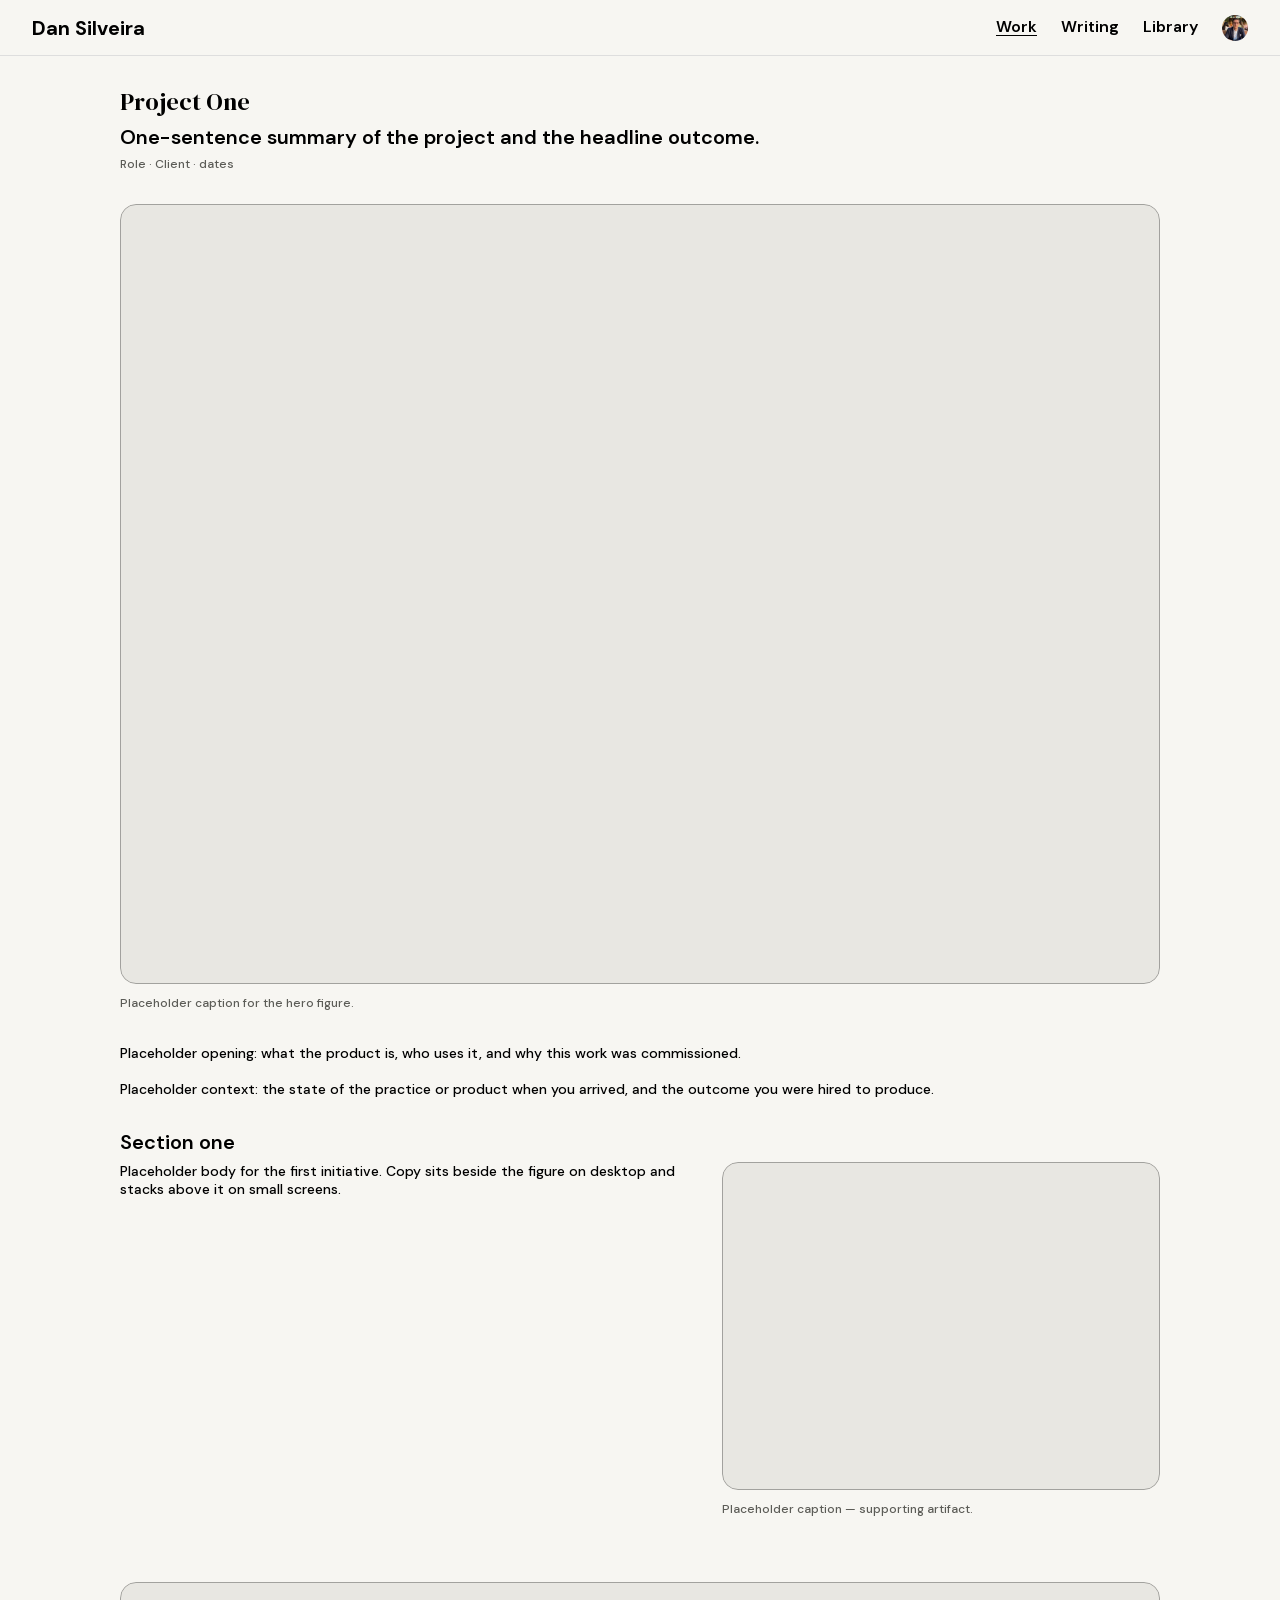
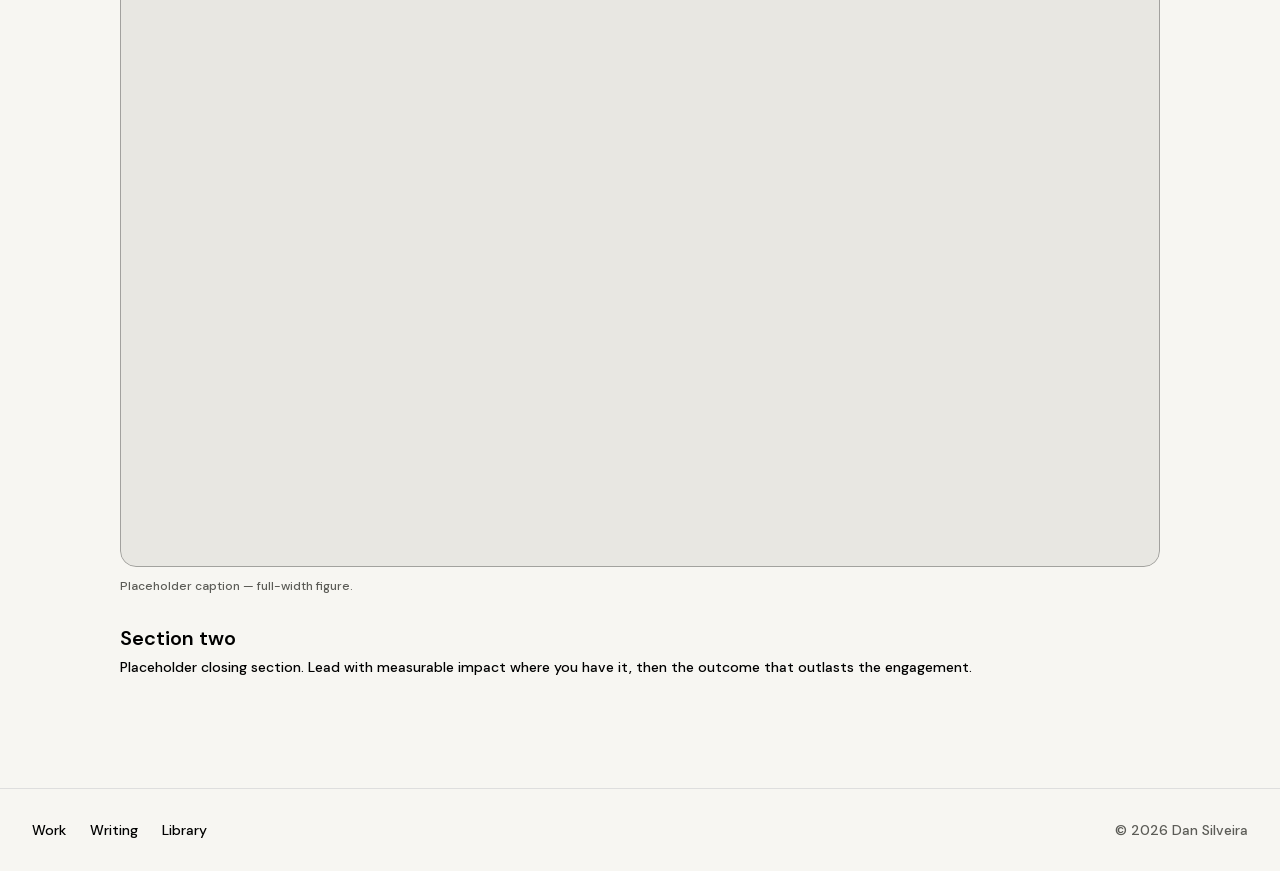
<file: work/project-one/index.html>
<!DOCTYPE html>
<!--
  CASE STUDY TEMPLATE
  Copy this folder to work/<project-slug>/ for each new project, then update:
    1. <title>, description, and Open Graph tags below
    2. The hero title, lede, meta line, and section copy
    3. Figures: swap the grey .frame slots for exports, or leave the TODO
    4. Add a matching card to the grid in /work/index.html
  Layout matches work/air-canada/, work/rbc-clear/, and work/government-of-canada/, the finished Figma case studies.
-->
<html lang="en">
<head>
  <meta charset="UTF-8">
  <meta name="viewport" content="width=device-width, initial-scale=1.0">

  <title>Project One — Dan Silveira</title>
  <meta name="description" content="Case study: Project One."><!-- TODO: confirm copy -->

  <meta property="og:type" content="article">
  <meta property="og:title" content="Project One — Dan Silveira">
  <meta property="og:description" content="Case study: Project One.">
  <meta property="og:image" content="/assets/images/og-image.png">
  <meta name="twitter:card" content="summary_large_image">

  <link rel="icon" href="/assets/icons/favicon.svg" type="image/svg+xml">

  <link rel="preload" href="/assets/fonts/dm-sans-latin.woff2" as="font" type="font/woff2" crossorigin>
  <link rel="preload" href="/assets/fonts/dm-serif-display-latin.woff2" as="font" type="font/woff2" crossorigin>

  <link rel="stylesheet" href="/css/tokens.css">
  <link rel="stylesheet" href="/css/base.css">
  <link rel="stylesheet" href="/css/layout.css">
  <link rel="stylesheet" href="/css/components.css">
  <link rel="stylesheet" href="/css/pages/case-study.css">

  <noscript>
    <style>
      [data-reveal] { opacity: 1; transform: none; }
    </style>
  </noscript>
</head>
<body>
  <a class="skip-link" href="#main">Skip to content</a>

  <!-- Shared header — keep in sync across all pages -->
  <header class="site-header">
    <div class="container site-header__inner">
      <a class="site-header__logo" href="/">Dan Silveira</a>

      <div class="site-nav-group">
        <button class="nav-toggle" type="button" aria-expanded="false" aria-controls="site-nav">
          <span class="nav-toggle__bars"></span>
          <span class="visually-hidden">Menu</span>
        </button>

        <nav class="site-nav" id="site-nav" aria-label="Primary">
          <ul class="site-nav__list">
            <li><a class="site-nav__link" href="/work/">Work</a></li>
            <li><a class="site-nav__link" href="/writing/">Writing</a></li>
            <li><a class="site-nav__link" href="/library/">Library</a></li>
          </ul>
        </nav>

        <a class="site-header__avatar" href="/about/">
          <img src="/assets/images/Avatar-SML.jpg" alt="About Dan Silveira" width="26" height="26">
        </a>
      </div>
    </div>
  </header>

  <main class="site-main" id="main">
    <article class="case-study">
      <div class="container">

        <header class="case-hero">
          <h1 class="display case-hero__title">Project One</h1>
          <p class="heading case-hero__lede">One-sentence summary of the project and the headline outcome.</p>
          <p class="case-hero__meta">Role · Client · dates</p>
        </header>

        <figure class="case-figure case-hero__media">
          <div class="frame frame--photo">
            <!-- TODO: hero export + alt text -->
          </div>
          <figcaption>Placeholder caption for the hero figure.</figcaption>
        </figure>

        <div class="case-intro case-prose">
          <p>
            Placeholder opening: what the product is, who uses it, and why this
            work was commissioned.
          </p>
          <p>
            Placeholder context: the state of the practice or product when you
            arrived, and the outcome you were hired to produce.
          </p>
        </div>

        <section class="case-section" aria-labelledby="section-one-title">
          <h2 class="heading case-section__title" id="section-one-title">Section one</h2>

          <div class="case-split media-split media-split--reverse">
            <div class="media-split__figure">
              <figure class="case-figure case-figure--flush">
                <div class="frame frame--photo">
                  <!-- TODO: export -->
                </div>
                <figcaption>Placeholder caption — supporting artifact.</figcaption>
              </figure>
            </div>
            <div class="media-split__body case-prose">
              <p>
                Placeholder body for the first initiative. Copy sits beside the
                figure on desktop and stacks above it on small screens.
              </p>
            </div>
          </div>

          <figure class="case-figure">
            <div class="frame frame--wide">
              <!-- TODO: export -->
            </div>
            <figcaption>Placeholder caption — full-width figure.</figcaption>
          </figure>
        </section>

        <section class="case-section" aria-labelledby="section-two-title">
          <h2 class="heading case-section__title" id="section-two-title">Section two</h2>
          <div class="case-prose">
            <p>
              Placeholder closing section. Lead with measurable impact where
              you have it, then the outcome that outlasts the engagement.
            </p>
          </div>
        </section>

      </div>
    </article>
  </main>

  <!-- Shared footer — keep in sync across all pages -->
  <footer class="site-footer">
    <div class="container site-footer__inner">
      <ul class="site-footer__links">
        <li><a href="/work/">Work</a></li>
        <li><a href="/writing/">Writing</a></li>
        <li><a href="/library/">Library</a></li>
      </ul>
      <p class="site-footer__meta">&copy; 2026 Dan Silveira</p>
    </div>
  </footer>

  <script src="/js/main.js" defer></script>
</body>
</html>
</file>
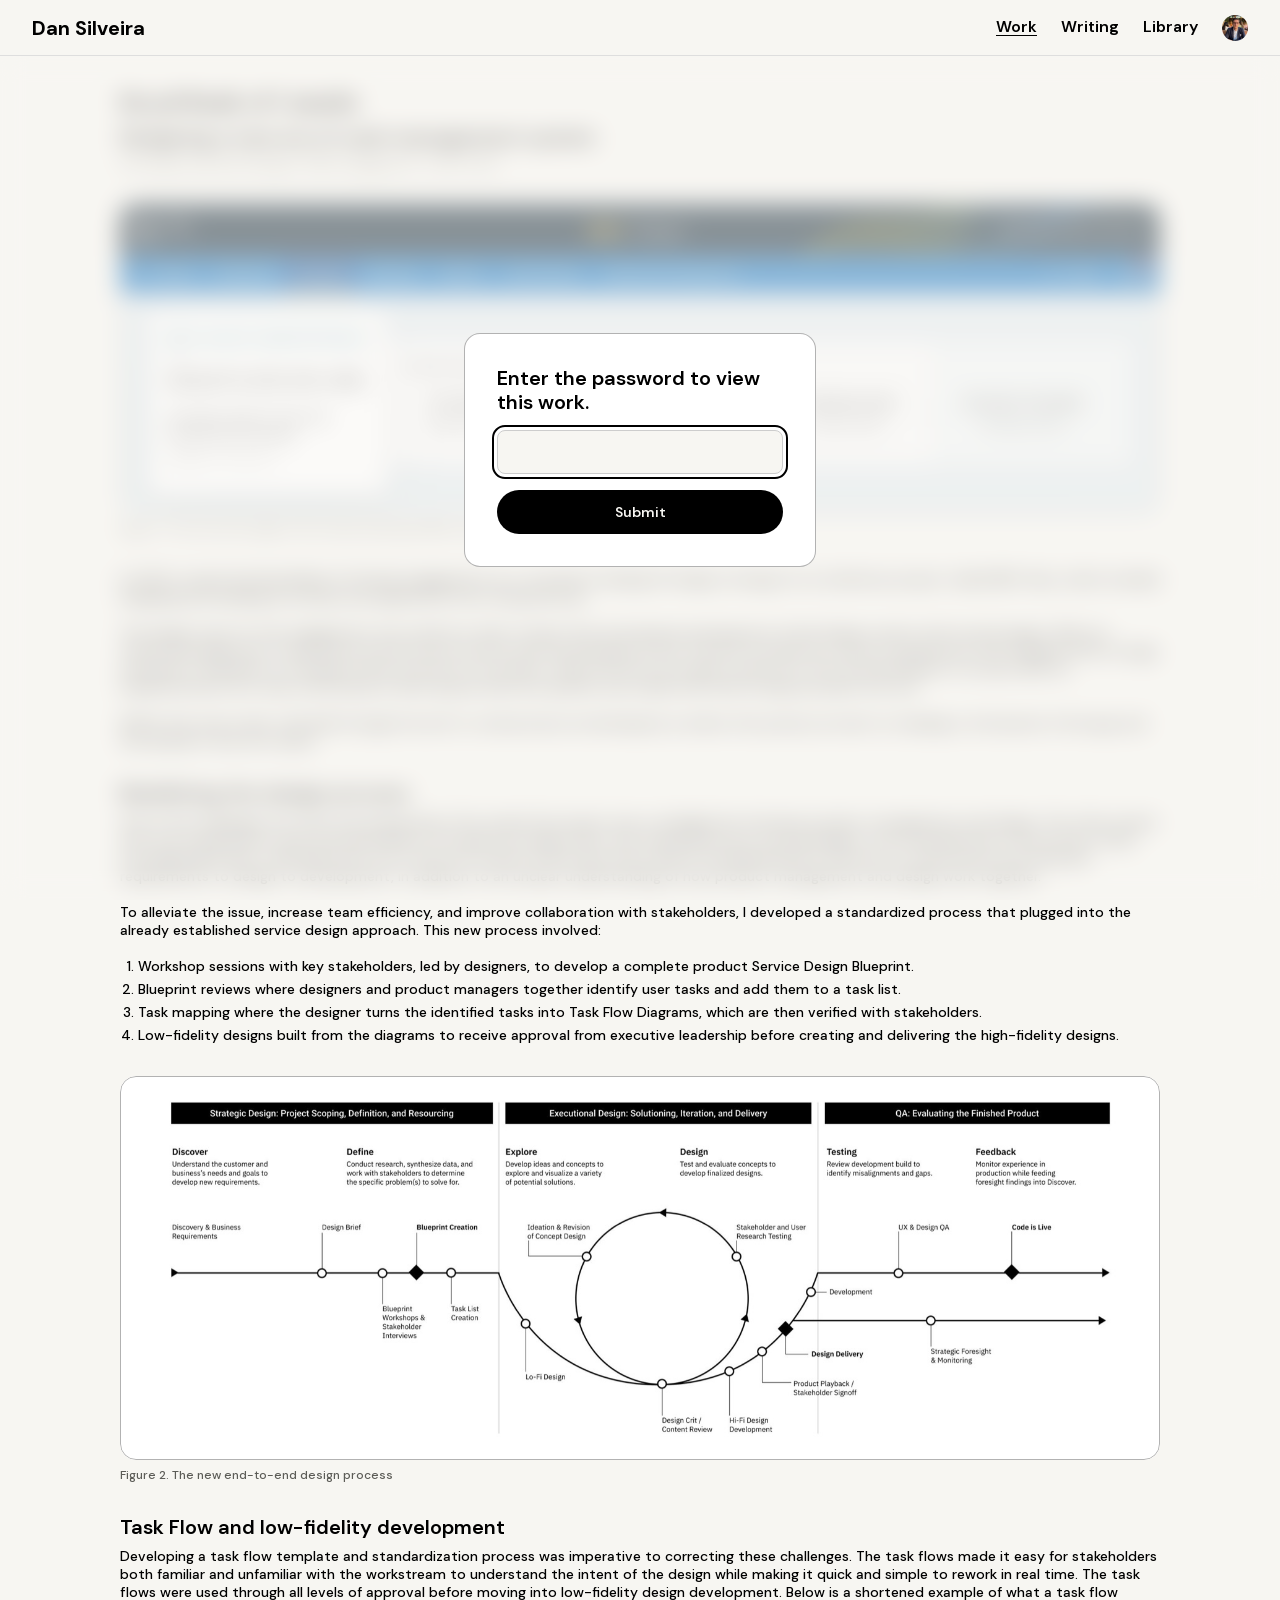
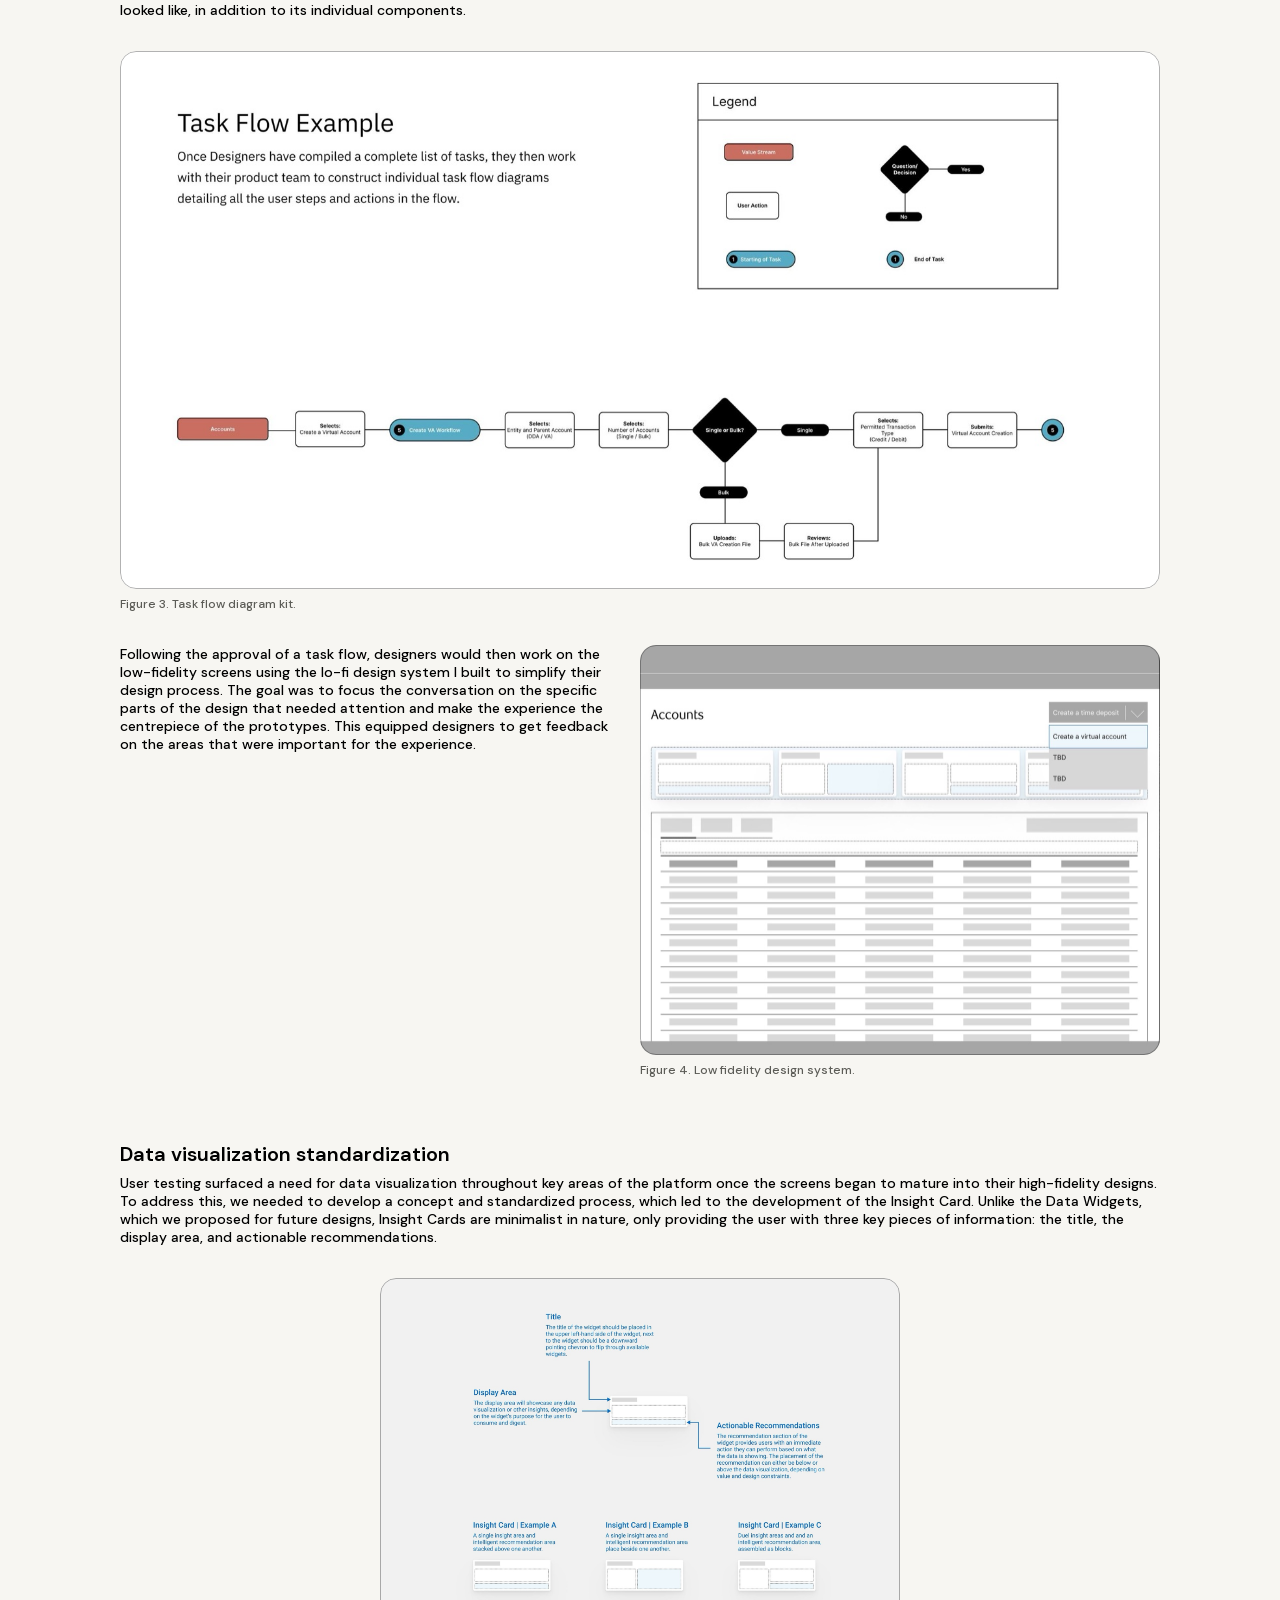
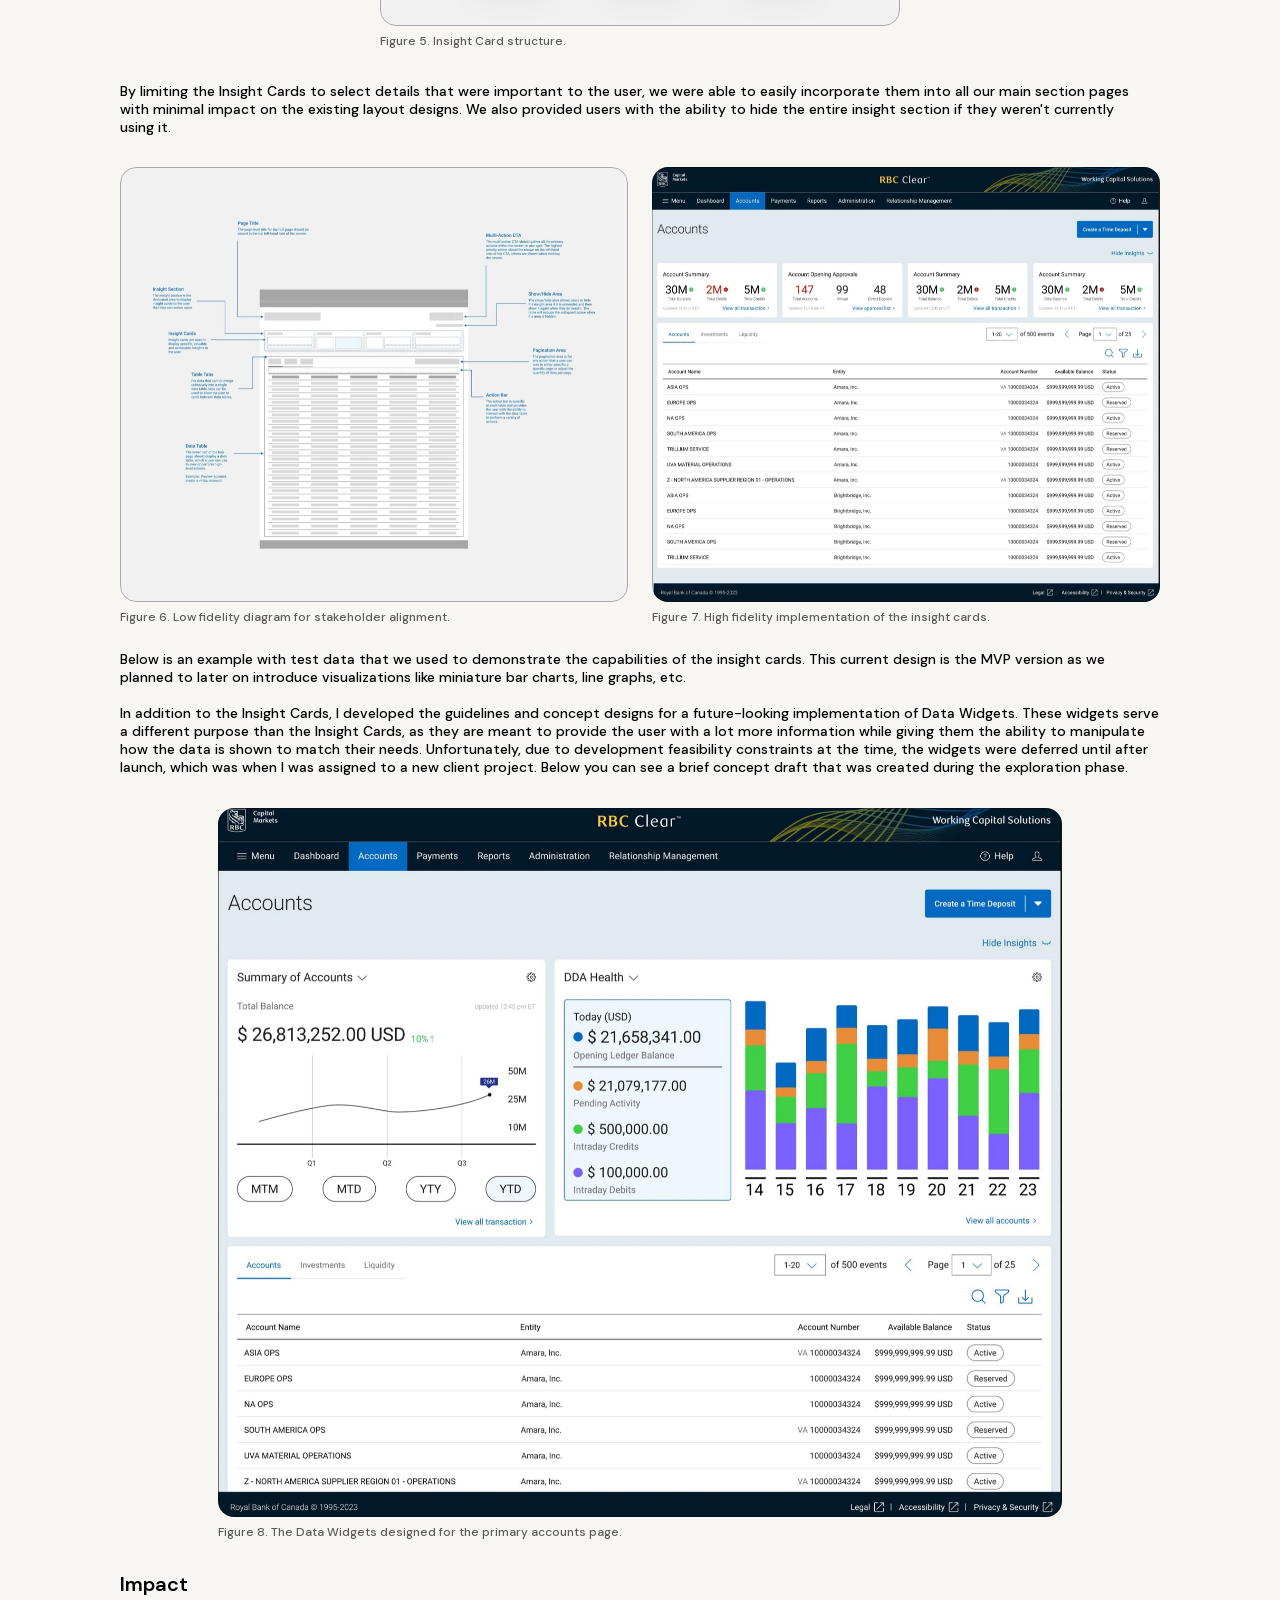
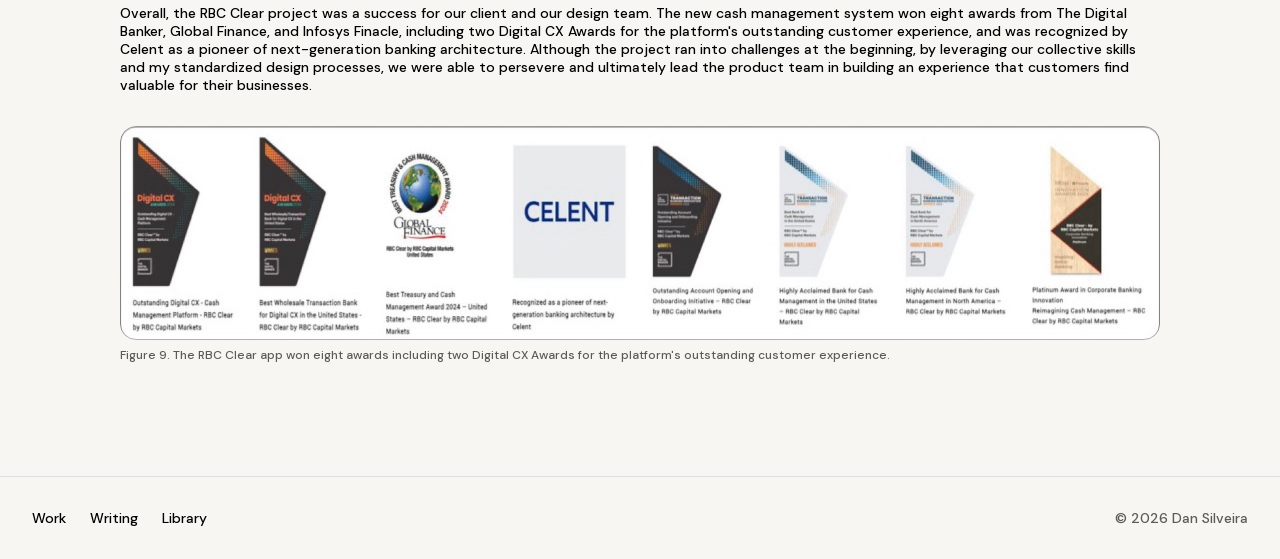
<file: work/rbc-clear/index.html>
<!DOCTYPE html>
<html lang="en">
<head>
  <meta charset="UTF-8">
  <meta name="viewport" content="width=device-width, initial-scale=1.0">

  <title>Royal Bank of Canada — Dan Silveira</title>
  <meta name="description" content="Designing a new era of cash management system. UX design lead and strategist on an IBM iX engagement for RBC Clear, 2023–2024.">

  <meta property="og:type" content="article">
  <meta property="og:title" content="Royal Bank of Canada — Dan Silveira">
  <meta property="og:description" content="Designing a new era of cash management system.">
  <meta property="og:image" content="/assets/images/og-image.png">
  <meta name="twitter:card" content="summary_large_image">

  <link rel="icon" href="/assets/icons/favicon.svg" type="image/svg+xml">

  <link rel="preload" href="/assets/fonts/dm-sans-latin.woff2" as="font" type="font/woff2" crossorigin>
  <link rel="preload" href="/assets/fonts/dm-serif-display-latin.woff2" as="font" type="font/woff2" crossorigin>

  <link rel="stylesheet" href="/css/tokens.css">
  <link rel="stylesheet" href="/css/base.css">
  <link rel="stylesheet" href="/css/layout.css">
  <link rel="stylesheet" href="/css/components.css">
  <link rel="stylesheet" href="/css/pages/case-study.css">

  <noscript>
    <style>
      [data-reveal] { opacity: 1; transform: none; }
    </style>
  </noscript>
  <script>
    try {
      if (sessionStorage.getItem('work-unlocked') === '1') {
        document.documentElement.classList.add('work-unlocked');
      }
    } catch (e) {}
  </script>
</head>
<body>
  <a class="skip-link" href="#main">Skip to content</a>

  <div class="work-gate" id="work-gate" role="dialog" aria-modal="true" aria-labelledby="work-gate-title">
    <form class="work-gate__card" id="work-gate-form">
      <p class="heading work-gate__title" id="work-gate-title">Enter the password to view this work.</p>
      <label class="visually-hidden" for="work-gate-password">Password</label>
      <input class="work-gate__input" type="password" id="work-gate-password" name="password" autocomplete="off" required>
      <button class="button button--primary work-gate__submit" type="submit">Submit</button>
      <p class="work-gate__error" id="work-gate-error" hidden>Incorrect password.</p>
    </form>
  </div>

  <!-- Shared header — keep in sync across all pages -->
  <header class="site-header">
    <div class="container site-header__inner">
      <a class="site-header__logo" href="/">Dan Silveira</a>

      <div class="site-nav-group">
        <button class="nav-toggle" type="button" aria-expanded="false" aria-controls="site-nav">
          <span class="nav-toggle__bars"></span>
          <span class="visually-hidden">Menu</span>
        </button>

        <nav class="site-nav" id="site-nav" aria-label="Primary">
          <ul class="site-nav__list">
            <li><a class="site-nav__link" href="/work/">Work</a></li>
            <li><a class="site-nav__link" href="/writing/">Writing</a></li>
            <li><a class="site-nav__link" href="/library/">Library</a></li>
          </ul>
        </nav>

        <a class="site-header__avatar" href="/about/">
          <img src="/assets/images/Avatar-SML.jpg" alt="About Dan Silveira" width="26" height="26">
        </a>
      </div>
    </div>
  </header>

  <main class="site-main" id="main">
    <article class="case-study">
      <div class="container">

        <header class="case-hero">
          <h1 class="display case-hero__title">Royal Bank of Canada</h1>
          <p class="heading case-hero__lede">Designing a new era of cash management system</p>
          <p class="case-hero__meta">UX Design Lead and Strategist · IBM iX engagement · 2023–2024</p>
        </header>

        <figure class="case-figure case-hero__media">
          <div class="frame frame--rbc-hero">
            <img src="/assets/images/RBCHero-SML.jpg"
                 alt="The accounts page of the RBC Clear app, showing cumulative available DDA balance and a breakdown of ledger, credits, debits, and pending activity"
                 width="1040" height="310" fetchpriority="high" decoding="async">
          </div>
          <figcaption>
            Figure 1. The accounts page of the newly developed RBC Clear app.
          </figcaption>
        </figure>

        <div class="case-intro case-prose">
          <p>
            In 2023, I joined the Royal Bank of Canada engagement as a consultant
            leading UX design strategy for an ambitious project called RBC Clear,
            which entailed designing and building an entirely new application
            from the ground up.
          </p>
          <p>
            The design team for this engagement was small, but when I joined,
            they had already developed an initial design system with several
            pages. With my technical background, I owned both the Accounts
            section and the Developer Portal. The first focused on a suite of
            experiences that enabled CFOs at large enterprise companies to
            manage all their accounts in one place, while the latter provided a
            space for CTOs and developers to access APIs for implementation into
            their own products. Both spaces had very specific user needs with
            little overlap between the two.
          </p>
          <p>
            Within this case study, I will walk through the end-to-end process
            we developed, as well as the journey we went on, leading to the
            launch of the app and the awards it won as a result.
          </p>
        </div>

        <section class="case-section" aria-labelledby="process-title">
          <h2 class="heading case-section__title" id="process-title">Redefining the design process</h2>

          <div class="case-prose">
            <p>
              One of the challenges the team was facing when I first joined the
              project was a misalignment between product management and design.
              This often meant that new requirements were only identified at the
              approval stage rather than during discovery, forcing designs to be
              reworked late in the process. After investigating further, I
              identified that one of the root causes of this issue was a lack of
              standardization in the end-to-end process from business
              requirements to design to development, in addition to an unclear
              understanding of how product management and design work together.
            </p>
            <p>
              To alleviate the issue, increase team efficiency, and improve
              collaboration with stakeholders, I developed a standardized
              process that plugged into the already established service design
              approach. This new process involved:
            </p>
            <br>    
            <ol>
              <li>
                Workshop sessions with key stakeholders, led by designers, to
                develop a complete product Service Design Blueprint.
              </li>
              <li>
                Blueprint reviews where designers and product managers together
                identify user tasks and add them to a task list.
              </li>
              <li>
                Task mapping where the designer turns the identified tasks into
                Task Flow Diagrams, which are then verified with stakeholders.
              </li>
              <li>
                Low-fidelity designs built from the diagrams to receive approval
                from executive leadership before creating and delivering the
                high-fidelity designs.
              </li>
            </ol>
          </div>

          <figure class="case-figure">
            <div class="frame frame--rbc-process">
              <img src="/assets/images/RBCProcess-SML.jpg"
                   alt="End-to-end design process timeline covering strategic design, executional design, and QA, from discovery through to code live"
                   width="1040" height="384" loading="lazy" decoding="async">
            </div>
            <figcaption>Figure 2. The new end-to-end design process</figcaption>
          </figure>
        </section>

        <section class="case-section" aria-labelledby="taskflow-title">
          <h2 class="heading case-section__title" id="taskflow-title">Task Flow and low-fidelity development</h2>

          <div class="case-prose">
            <p>
              Developing a task flow template and standardization process was
              imperative to correcting these challenges. The task flows made it
              easy for stakeholders both familiar and unfamiliar with the
              workstream to understand the intent of the design while making it
              quick and simple to rework in real time. The task flows were used
              through all levels of approval before moving into low-fidelity
              design development. Below is a shortened example of what a task
              flow looked like, in addition to its individual components.
            </p>
          </div>

          <figure class="case-figure">
            <div class="frame frame--rbc-taskflow">
              <img src="/assets/images/RBCTaskFlow-SML.jpg"
                   alt="Task flow diagram kit with a legend of value streams, user actions, and decision points, plus an example flow for creating a virtual account"
                   width="1040" height="538" loading="lazy" decoding="async">
            </div>
            <figcaption>Figure 3. Task flow diagram kit.</figcaption>
          </figure>

          <div class="case-split case-split--rbc-lofi media-split media-split--reverse">
            <div class="media-split__figure">
              <figure class="case-figure case-figure--flush">
                <div class="frame frame--rbc-lofi">
                  <img src="/assets/images/RBCLofi-SML.jpg"
                       alt="Low-fidelity Accounts wireframe with placeholder insight cards and a create-a-virtual-account dropdown"
                       width="520" height="410" loading="lazy" decoding="async">
                </div>
                <figcaption>Figure 4. Low fidelity design system.</figcaption>
              </figure>
            </div>
            <div class="media-split__body case-prose">
              <p>
                Following the approval of a task flow, designers would then work
                on the low-fidelity screens using the lo-fi design system I built
                to simplify their design process. The goal was to focus the
                conversation on the specific parts of the design that needed
                attention and make the experience the centrepiece of the
                prototypes. This equipped designers to get feedback on the areas
                that were important for the experience.
              </p>
            </div>
          </div>
        </section>

        <section class="case-section" aria-labelledby="viz-title">
          <h2 class="heading case-section__title" id="viz-title">Data visualization standardization</h2>

          <div class="case-prose">
            <p>
              User testing surfaced a need for data visualization throughout key
              areas of the platform once the screens began to mature into their
              high-fidelity designs. To address this, we needed to develop a
              concept and standardized process, which led to the development of
              the Insight Card. Unlike the Data Widgets, which we proposed for
              future designs, Insight Cards are minimalist in nature, only
              providing the user with three key pieces of information: the title,
              the display area, and actionable recommendations.
            </p>
          </div>

          <figure class="case-figure">
            <div class="frame frame--rbc-insight">
              <img src="/assets/images/RBCInsight-SML.jpg"
                   alt="Insight Card anatomy showing title, display area, and actionable recommendations, with three layout examples"
                   width="520" height="348" loading="lazy" decoding="async">
            </div>
            <figcaption>Figure 5. Insight Card structure.</figcaption>
          </figure>

          <div class="case-prose">
            <p>
              By limiting the Insight Cards to select details that were
              important to the user, we were able to easily incorporate them
              into all our main section pages with minimal impact on the
              existing layout designs. We also provided users with the ability
              to hide the entire insight section if they weren't currently
              using it.
            </p>
          </div>

          <div class="case-pair case-pair--rbc">
            <figure>
              <div class="frame frame--rbc-stakeholder">
                <img src="/assets/images/RBCStakeholder-SML.jpg"
                     alt="Annotated low-fidelity hub-page diagram labeling the page title, insight section, table tabs, data table, and actions"
                     width="508" height="435" loading="lazy" decoding="async">
              </div>
              <figcaption>Figure 6. Low fidelity diagram for stakeholder alignment.</figcaption>
            </figure>
            <figure>
              <div class="frame frame--rbc-cards">
                <img src="/assets/images/RBCCards-SML.jpg"
                     alt="High-fidelity Accounts page with four insight cards summarizing balances, credits, debits, and account-opening approvals"
                     width="508" height="435" loading="lazy" decoding="async">
              </div>
              <figcaption>Figure 7. High fidelity implementation of the insight cards.</figcaption>
            </figure>
          </div>

          <div class="case-prose">
            <p>
              Below is an example with test data that we used to demonstrate
              the capabilities of the insight cards. This current design is the
              MVP version as we planned to later on introduce visualizations
              like miniature bar charts, line graphs, etc.
            </p>
            <p>
              In addition to the Insight Cards, I developed the guidelines and
              concept designs for a future-looking implementation of Data
              Widgets. These widgets serve a different purpose than the Insight
              Cards, as they are meant to provide the user with a lot more
              information while giving them the ability to manipulate how the
              data is shown to match their needs. Unfortunately, due to
              development feasibility constraints at the time, the widgets were
              deferred until after launch, which was when I was assigned to a
              new client project. Below you can see a brief concept draft that
              was created during the exploration phase.
            </p>
          </div>

          <figure class="case-figure">
            <div class="frame frame--rbc-widgets">
              <img src="/assets/images/RBCWidgets-SML.jpg"
                   alt="Accounts page concept with a Summary of Accounts line chart and a DDA Health stacked bar chart above the accounts table"
                   width="844" height="709" loading="lazy" decoding="async">
            </div>
            <figcaption>
              Figure 8. The Data Widgets designed for the primary accounts page.
            </figcaption>
          </figure>
        </section>

        <section class="case-section" aria-labelledby="impact-title">
          <h2 class="heading case-section__title" id="impact-title">Impact</h2>

          <div class="case-prose">
            <p>
              Overall, the RBC Clear project was a success for our client and
              our design team. The new cash management system won eight awards
              from The Digital Banker, Global Finance, and Infosys Finacle,
              including two Digital CX Awards for the platform's outstanding
              customer experience, and was recognized by Celent as a pioneer of
              next-generation banking architecture. Although the project ran
              into challenges at the beginning, by leveraging our collective
              skills and my standardized design processes, we were able to
              persevere and ultimately lead the product team in building an
              experience that customers find valuable for their businesses.
            </p>
          </div>

          <figure class="case-figure">
            <div class="frame frame--rbc-awards">
              <img src="/assets/images/RBCAwards-SML.jpg"
                   alt="Eight award marks for RBC Clear, including two Digital CX Awards, Global Finance, Celent, and Infosys Finacle"
                   width="1040" height="214" loading="lazy" decoding="async">
            </div>
            <figcaption>
              Figure 9. The RBC Clear app won eight awards including two Digital
              CX Awards for the platform's outstanding customer experience.
            </figcaption>
          </figure>
        </section>

      </div>
    </article>
  </main>

  <!-- Shared footer — keep in sync across all pages -->
  <footer class="site-footer">
    <div class="container site-footer__inner">
      <ul class="site-footer__links">
        <li><a href="/work/">Work</a></li>
        <li><a href="/writing/">Writing</a></li>
        <li><a href="/library/">Library</a></li>
      </ul>
      <p class="site-footer__meta">&copy; 2026 Dan Silveira</p>
    </div>
  </footer>

  <script src="/js/main.js" defer></script>
</body>
</html>
</file>
<file: css/tokens.css>
/* ==========================================================================
   Design tokens
   Single source of truth for color, type, spacing, and geometry.

   Values marked "ref" were read out of the Figma export's vector data
   (assets/images/Homepage-REF.pdf) and are exact, not approximations.
   ========================================================================== */

:root {
  /* ---- Color -------------------------------------------------------------
     The design uses four colors, nothing more. --line is the header and rail
     divider; --line-strong is the heavier rule inside the rail. */
  --color-bg: #f7f6f2;          /* ref */
  --color-ink: #000000;         /* ref */
  --color-line: #dedede;        /* ref */
  --color-line-strong: #cdcdcd; /* ref */

  /* Derived, not in the reference: a neutral for image placeholders and for
     secondary text on the inner pages. White fills diagram frames so contain
     letterboxing matches the export. */
  --color-surface: #e8e7e2;
  --color-ink-muted: #5c5c57;
  --color-white: #ffffff;
  --color-board: #f1f1f1;
  --color-work-rule: #a0a0a0;

  --color-focus: var(--color-ink);

  /* ---- Typography --------------------------------------------------------
     Two families. DM Serif Display is used only for H1; everything else is
     DM Sans. Both are self-hosted in assets/fonts (see base.css). */
  --font-display: "DM Serif Display", Georgia, "Times New Roman", serif;
  --font-text: "DM Sans", ui-sans-serif, system-ui, -apple-system, sans-serif;
  --font-mono: ui-monospace, SFMono-Regular, Menlo, monospace;

  --weight-regular: 400;   /* DM Serif Display H1 */
  --weight-medium: 500;    /* body */
  --weight-semibold: 600;  /* H2, nav links */
  --weight-bold: 700;      /* logo */

  /* Fixed scale. The reference contains exactly four sizes; steps 4 and 5
     exist for inner pages that need a larger display size than the 24px H1. */
  --step--1: 0.75rem;   /* 12px  meta */
  --step-0: 0.875rem;   /* 14px  body            ref */
  --step-1: 1rem;       /* 16px  nav links       ref */
  --step-2: 1.25rem;    /* 20px  H2, logo        ref */
  --step-3: 1.5rem;     /* 24px  H1 (serif)      ref */
  --step-4: 2rem;       /* 32px  inner pages */
  --step-5: 2.5rem;     /* 40px  inner pages */

  /* Body copy is 14px on an 18px line box in the reference. */
  --leading-body: 1.2857;
  --leading-tight: 1.1;
  --leading-snug: 1.2;
  --leading-normal: 1.6;

  --tracking-tight: -0.01em;
  --tracking-normal: 0;
  --tracking-wide: 0.06em;

  --measure: 68ch;

  /* ---- Spacing -----------------------------------------------------------
     Fixed 4px-based scale. The design lands on 8 / 16 / 24 / 32 / 56. */
  --space-3xs: 0.25rem;  /* 4  */
  --space-2xs: 0.5rem;   /* 8  */
  --space-xs: 0.75rem;   /* 12 */
  --space-s: 1rem;       /* 16 */
  --space-m: 1.5rem;     /* 24 */
  --space-l: 2rem;       /* 32 */
  --space-xl: 3rem;      /* 48 */
  --space-2xl: 3.5rem;   /* 56 */
  --space-3xl: 5rem;     /* 80 */

  /* ---- Layout ------------------------------------------------------------
     The page is a 1280 frame with 32 gutters. Inside that, a 914 main column
     and a 302 rail sit either side of a 1px divider. */
  --container: 80rem;          /* 1280 ref */
  --gutter: 2rem;              /* 32   ref */
  --header-height: 3.5rem;     /* 56   ref */
  --rail-width: 18.875rem;     /* 302  ref */
  --rail-content: 14.875rem;   /* 238  ref */
  --main-width: 57.125rem;     /* 914  ref */
  --container-narrow: 45rem;   /* long-form prose on inner pages */
  --work-measure: 55.1875rem;  /* 883, RecentWork-REF content band */
  --work-thumb-w: 21.3125rem;  /* 341 */
  --work-row-h: 18.25rem;      /* 292 */
  --work-thumb: 341 / 292;
  --writing-measure: 46.375rem; /* 742, Writing-REF content band */
  --writing-thumb: 12.5rem;     /* 200 */
  --writing-row-h: 12.5rem;     /* 200 */
  --about-measure: 55.1875rem;  /* 883, About-REF content band */
  --about-photo-w: 21.3125rem;  /* 341 */
  --about-photo-h: 22.5rem;     /* 360 */
  --library-measure: 46.375rem; /* 742, Library-REF content band */
  --library-cover-h: 12.5rem;    /* 200 */

  /* ---- Component geometry ------------------------------------------------ */
  --portrait-size: 13.875rem;  /* 222      ref */
  --figure-width: 27.5rem;     /* 440      ref */
  --figure-height: 13.875rem;  /* 222      ref */
  --thumb-width: 14.875rem;    /* 238      ref */
  --thumb-height: 6.75rem;     /* 108      ref, confirmed by the exports */
  --avatar-size: 1.625rem;     /* 26       ref */

  /* Air Canada case study figures, from AC-REF.pdf at the 1040 content width. */
  --case-measure: 65rem;           /* 1040 */
  --case-hero: 1040 / 250;
  --case-fig-trip: 438 / 262;
  --case-fig-compass: 1040 / 413;
  --case-fig-drawer: 1040 / 290;
  --case-fig-coaching: 512 / 172;
  --case-fig-club: 504 / 226;
  --case-fig-workbook: 378 / 350;
  --case-fig-event: 630 / 350;
  --case-w-trip: 27.375rem;        /* 438 */
  --case-w-coaching: 32rem;        /* 512 */
  --case-w-club: 31.5rem;          /* 504 */
  --case-w-workbook: 23.625rem;    /* 378 */
  --case-w-event: 39.375rem;       /* 630 */

  /* RBC Clear case study figures, from RBC-REF.pdf at the 1040 content width. */
  --case-fig-rbc-hero: 1040 / 310;
  --case-fig-rbc-process: 1040 / 384;
  --case-fig-rbc-taskflow: 1040 / 538;
  --case-fig-rbc-lofi: 520 / 410;
  --case-fig-rbc-insight: 520 / 348;
  --case-fig-rbc-stakeholder: 508 / 435;
  --case-fig-rbc-cards: 508 / 435;
  --case-fig-rbc-widgets: 844 / 709;
  --case-fig-rbc-awards: 1040 / 214;
  --case-w-rbc-lofi: 32.5rem;      /* 520 */
  --case-w-rbc-insight: 32.5rem;   /* 520 */
  --case-w-rbc-pair: 31.75rem;     /* 508 */
  --case-w-rbc-widgets: 52.75rem;  /* 844 */

  /* Government of Canada case study figures, from Passport-REF.pdf at 1040. */
  --case-fig-goc-hero: 1040 / 310;
  --case-fig-goc-nz: 567 / 262;
  --case-fig-goc-team: 438 / 397;
  --case-fig-goc-style: 508 / 542;
  --case-fig-goc-account: 1040 / 501;
  --case-fig-goc-review: 508 / 295;
  --case-fig-goc-model: 508 / 347;
  --case-fig-goc-impact: 709 / 818;
  --case-w-goc-nz: 35.4375rem;     /* 567 */
  --case-w-goc-team: 27.375rem;    /* 438 */
  --case-w-goc-style: 31.75rem;    /* 508 */
  --case-w-goc-review: 31.75rem;   /* 508 */
  --case-w-goc-model: 31.75rem;    /* 508 */
  --case-w-goc-impact: 44.3125rem; /* 709 */

  /* ---- Borders ----------------------------------------------------------- */
  --radius-s: 0.25rem;   /* 4  */
  --radius-m: 0.5rem;    /* 8  */
  --radius-l: 1rem;      /* 16, the portrait and figure corner ref */
  --radius-full: 999rem;

  --border-width: 1px;
  --color-stroke: rgb(0 0 0 / 0.3); /* inside image stroke, 30% black */

  /* ---- Shadow ------------------------------------------------------------ */
  --shadow-avatar: 0 0 15px rgb(0 0 0 / 0.15);

  /* ---- Motion ------------------------------------------------------------
     base.css zeroes these under prefers-reduced-motion, so components do not
     each need their own media query. */
  --duration-fast: 120ms;
  --duration-base: 240ms;
  --duration-slow: 480ms;
  --ease-out: cubic-bezier(0.22, 1, 0.36, 1);

  /* ---- Depth ------------------------------------------------------------- */
  --z-work-gate: 50;
  --z-header: 100;
  --z-nav-panel: 200;
  --z-skip-link: 300;
}
</file>
<file: css/base.css>
/* ==========================================================================
   Base: fonts, reset, element defaults
   Depends on tokens.css. Styles bare elements only — no classes.
   ========================================================================== */

/* ---- Webfonts -----------------------------------------------------------
   Self-hosted so there is no third-party request on page load. DM Sans is a
   variable font, so one file covers Medium through Bold; the weight range in
   the descriptor is what lets the browser synthesize 500/600/700 from it.

   The latin and latin-ext subsets are split exactly as Google serves them.
   The unicode-range on each means the browser only downloads latin-ext when
   a page actually uses one of those characters. */

@font-face {
  font-family: "DM Sans";
  font-style: normal;
  font-weight: 100 1000;
  font-display: swap;
  src: url("/assets/fonts/dm-sans-latin.woff2") format("woff2");
  unicode-range: U+0000-00FF, U+0131, U+0152-0153, U+02BB-02BC, U+02C6,
    U+02DA, U+02DC, U+0304, U+0308, U+0329, U+2000-206F, U+20AC, U+2122,
    U+2191, U+2193, U+2212, U+2215, U+FEFF, U+FFFD;
}

@font-face {
  font-family: "DM Sans";
  font-style: normal;
  font-weight: 100 1000;
  font-display: swap;
  src: url("/assets/fonts/dm-sans-latin-ext.woff2") format("woff2");
  unicode-range: U+0100-02BA, U+02BD-02C5, U+02C7-02CC, U+02CE-02D7,
    U+02DD-02FF, U+0304, U+0308, U+0329, U+1D00-1DBF, U+1E00-1E9F,
    U+1EF2-1EFF, U+2020, U+20A0-20AB, U+20AD-20C0, U+2113, U+2C60-2C7F,
    U+A720-A7FF;
}

@font-face {
  font-family: "DM Serif Display";
  font-style: normal;
  font-weight: 400;
  font-display: swap;
  src: url("/assets/fonts/dm-serif-display-latin.woff2") format("woff2");
  unicode-range: U+0000-00FF, U+0131, U+0152-0153, U+02BB-02BC, U+02C6,
    U+02DA, U+02DC, U+0304, U+0308, U+0329, U+2000-206F, U+20AC, U+2122,
    U+2191, U+2193, U+2212, U+2215, U+FEFF, U+FFFD;
}

@font-face {
  font-family: "DM Serif Display";
  font-style: normal;
  font-weight: 400;
  font-display: swap;
  src: url("/assets/fonts/dm-serif-display-latin-ext.woff2") format("woff2");
  unicode-range: U+0100-02BA, U+02BD-02C5, U+02C7-02CC, U+02CE-02D7,
    U+02DD-02FF, U+0304, U+0308, U+0329, U+1D00-1DBF, U+1E00-1E9F,
    U+1EF2-1EFF, U+2020, U+20A0-20AB, U+20AD-20C0, U+2113, U+2C60-2C7F,
    U+A720-A7FF;
}

/* ---- Reset -------------------------------------------------------------- */

*,
*::before,
*::after {
  box-sizing: border-box;
}

* {
  margin: 0;
}

html {
  /* Anchor targets land below the sticky header rather than under it. */
  scroll-padding-top: calc(var(--header-height) + var(--space-l));
  -webkit-text-size-adjust: 100%;
}

body {
  min-height: 100vh;
  background-color: var(--color-bg);
  color: var(--color-ink);
  font-family: var(--font-text);
  font-size: var(--step-0);
  font-weight: var(--weight-medium);
  line-height: var(--leading-body);
  -webkit-font-smoothing: antialiased;
  -moz-osx-font-smoothing: grayscale;
}

/* ---- Headings -----------------------------------------------------------
   The two levels do not share a family. H1 is DM Serif Display Regular; H2
   and below are DM Sans SemiBold. Sizes are fixed, per the reference. */

h1 {
  font-family: var(--font-display);
  font-size: var(--step-3);
  font-weight: var(--weight-regular);
  line-height: var(--leading-snug);
  letter-spacing: var(--tracking-normal);
}

h2,
h3,
h4 {
  font-family: var(--font-text);
  font-weight: var(--weight-semibold);
  line-height: var(--leading-snug);
  letter-spacing: var(--tracking-normal);
}

h2 {
  font-size: var(--step-2);
}

h3 {
  font-size: var(--step-1);
}

h4 {
  font-size: var(--step-0);
}

/* ---- Typography utilities -----------------------------------------------
   The reference reuses the same two treatments at different points in the
   document outline: the serif 24 appears on the page title, on "How I see
   design", and on "Recent". These classes decouple the look from the heading
   level so the outline can stay semantically correct (one h1 per page)
   without forcing the wrong visual weight. */

.display {
  font-family: var(--font-display);
  font-size: var(--step-3);
  font-weight: var(--weight-regular);
  line-height: var(--leading-snug);
  letter-spacing: var(--tracking-normal);
}

.heading {
  font-family: var(--font-text);
  font-size: var(--step-2);
  font-weight: var(--weight-semibold);
  line-height: var(--leading-snug);
}

/* ---- Text --------------------------------------------------------------- */

p,
li,
dd,
blockquote {
  text-wrap: pretty;
}

strong,
b {
  font-weight: var(--weight-bold);
}

small {
  font-size: var(--step--1);
}

code,
kbd,
pre,
samp {
  font-family: var(--font-mono);
  font-size: 0.9em;
}

blockquote {
  border-left: var(--border-width) solid var(--color-line);
  padding-left: var(--space-m);
}

hr {
  border: 0;
  border-top: var(--border-width) solid var(--color-line);
  margin-block: var(--space-l);
}

/* ---- Links --------------------------------------------------------------
   Links inherit color and are distinguished by an underline on hover, which
   is how the reference treats them. */

a {
  color: inherit;
  text-decoration: none;
  text-decoration-thickness: 1px;
  text-underline-offset: 0.2em;
  transition: opacity var(--duration-fast) var(--ease-out);
}

a:hover {
  text-decoration: underline;
}

/* ---- Lists -------------------------------------------------------------- */

ul,
ol {
  padding-left: 1.25em;
}

/* ---- Media -------------------------------------------------------------- */

img,
picture,
svg,
video,
canvas {
  display: block;
  max-width: 100%;
  height: auto;
}

svg {
  fill: currentColor;
}

figure {
  margin: 0;
}

figcaption {
  color: var(--color-ink-muted);
  font-size: var(--step--1);
  margin-top: var(--space-xs);
}

/* ---- Forms -------------------------------------------------------------- */

input,
button,
textarea,
select {
  font: inherit;
  color: inherit;
}

button {
  background: none;
  border: 0;
  cursor: pointer;
}

/* ---- Tables ------------------------------------------------------------- */

table {
  border-collapse: collapse;
  width: 100%;
}

th,
td {
  border-bottom: var(--border-width) solid var(--color-line);
  padding: var(--space-xs);
  text-align: left;
}

/* ---- Focus --------------------------------------------------------------
   Keyboard-only focus ring. Do not remove without an equally visible
   replacement; it is the primary affordance for keyboard navigation. */

:focus-visible {
  outline: 2px solid var(--color-focus);
  outline-offset: 3px;
  border-radius: var(--radius-s);
}

/* ---- Accessibility helpers ---------------------------------------------- */

.visually-hidden {
  position: absolute;
  width: 1px;
  height: 1px;
  margin: -1px;
  padding: 0;
  overflow: hidden;
  clip-path: inset(50%);
  white-space: nowrap;
  border: 0;
}

/* First tabbable element on every page; offscreen until focused. */
.skip-link {
  position: absolute;
  top: var(--space-2xs);
  left: var(--space-2xs);
  z-index: var(--z-skip-link);
  transform: translateY(-150%);
  background-color: var(--color-ink);
  color: var(--color-bg);
  padding: var(--space-2xs) var(--space-s);
  border-radius: var(--radius-m);
  transition: transform var(--duration-fast) var(--ease-out);
}

.skip-link:focus-visible {
  transform: translateY(0);
}

/* ---- Reduced motion -----------------------------------------------------
   Zeroing the duration tokens disables component animation globally. */

@media (prefers-reduced-motion: reduce) {
  :root {
    --duration-fast: 0ms;
    --duration-base: 0ms;
    --duration-slow: 0ms;
  }

  *,
  *::before,
  *::after {
    animation-duration: 0.01ms !important;
    animation-iteration-count: 1 !important;
    transition-duration: 0.01ms !important;
    scroll-behavior: auto !important;
  }
}
</file>
<file: css/layout.css>
/* ==========================================================================
   Layout: shell, containers, grids, vertical rhythm
   Structural primitives only. Page-specific composition lives in css/pages.
   ========================================================================== */

/* ---- Page shell ---------------------------------------------------------
   Sticky footer: main grows so short pages do not leave the footer floating. */

body {
  display: flex;
  flex-direction: column;
}

.site-main {
  flex: 1 0 auto;
}

/* ---- Container ----------------------------------------------------------
   Centers content at the 1280 frame width and supplies the 32px gutter. */

.container {
  width: 100%;
  max-width: var(--container);
  margin-inline: auto;
  padding-inline: var(--gutter);
}

.container--narrow {
  max-width: var(--container-narrow);
}

/* ---- Two-column shell ---------------------------------------------------
   The homepage splits into a main column and a 302px rail separated by a 1px
   divider. The divider is a border on the rail rather than a separate
   element, so it cannot fall out of sync with the column edge.

   The rail runs to the frame's right edge rather than stopping at the
   container's gutter, which is why .container--shell drops its right padding
   and the rail supplies its own instead. Laid out left to right, the 1280
   frame is: 32 gutter, 914 main, 32 gap, 1 divider, 32, 238 rail, 32.

   Below the breakpoint the rail drops beneath the main content and the
   divider flips to the top edge. */

.shell {
  display: grid;
  grid-template-columns: 1fr;
  gap: var(--space-xl);
}

.shell__rail {
  border-top: var(--border-width) solid var(--color-line);
  padding-top: var(--space-l);
}

@media (width >= 62rem) {
  .container--shell {
    padding-right: 0;
  }

  .shell {
    grid-template-columns: minmax(0, 1fr) var(--rail-width);
    gap: 0;
    align-items: start;
  }

  /* Padding on both sides of the rail reproduces the reference's 238px
     content width inside the 302px track. */
  .shell__rail {
    border-top: 0;
    border-left: var(--border-width) solid var(--color-line);
    padding: var(--space-l) var(--gutter);
    /* Full-height divider: the border must run past the rail's own content,
       so the column stretches to the grid row height. */
    align-self: stretch;
    min-height: 100%;
  }

  /* Inset from the divider, bringing the main content to its 914px width. */
  .shell__main {
    padding-right: var(--gutter);
  }
}

/* ---- Sidebar ------------------------------------------------------------
   Content plus a narrow rail, used by the case study metadata column. Stacks
   on narrow screens. Distinct from .shell, which is the homepage's
   full-height two-column frame. */

.with-sidebar {
  display: grid;
  gap: var(--space-l);
  grid-template-columns: 1fr;
}

@media (width >= 56rem) {
  .with-sidebar {
    grid-template-columns: minmax(0, 1fr) 16rem;
    gap: var(--space-xl);
    align-items: start;
  }

  .with-sidebar__aside {
    position: sticky;
    top: calc(var(--header-height) + var(--space-l));
  }
}

/* ---- Section rhythm ----------------------------------------------------- */

.section {
  padding-block: var(--space-2xl);
}

/* Small uppercase label above a heading. */
.section-header__eyebrow {
  color: var(--color-ink-muted);
  font-size: var(--step--1);
  font-weight: var(--weight-semibold);
  letter-spacing: var(--tracking-wide);
  text-transform: uppercase;
}

.section--tight {
  padding-block: var(--space-l);
}

.section--flush {
  padding-block: 0;
}

.section--surface {
  background-color: var(--color-surface);
}

/* ---- Stack --------------------------------------------------------------
   Vertical flow with one consistent gap. */

.stack {
  display: flex;
  flex-direction: column;
  gap: var(--space-m);
}

.stack--3xs { gap: var(--space-3xs); }
.stack--2xs { gap: var(--space-2xs); }
.stack--xs { gap: var(--space-xs); }
.stack--s { gap: var(--space-s); }
.stack--l { gap: var(--space-l); }
.stack--xl { gap: var(--space-xl); }

/* ---- Cluster ------------------------------------------------------------
   Horizontal group that wraps: tag lists, button rows, inline meta. */

.cluster {
  display: flex;
  flex-wrap: wrap;
  align-items: center;
  gap: var(--space-xs);
}

.cluster--between {
  justify-content: space-between;
  flex-wrap: nowrap;
  gap: var(--space-s);
}

/* ---- Auto grid ----------------------------------------------------------
   Responsive columns with no media query: items grow until they hit
   --grid-min, then wrap. */

.grid {
  display: grid;
  gap: var(--space-l);
  grid-template-columns: repeat(auto-fit, minmax(min(var(--grid-min, 20rem), 100%), 1fr));
}

.grid--2,
.grid--3 {
  display: grid;
  gap: var(--space-l);
  grid-template-columns: 1fr;
}

@media (width >= 48rem) {
  .grid--2 {
    grid-template-columns: repeat(2, 1fr);
  }

  .grid--3 {
    grid-template-columns: repeat(3, 1fr);
  }
}

/* ---- Media split --------------------------------------------------------
   A fixed-width figure beside a flexible text column, used by the hero and
   the four lens rows. The figure width is a token so the two stay locked to
   the same 440px measurement from the reference.

   .media-split--reverse puts the figure on the right by reordering the grid
   rather than the markup, so the heading still precedes its figure in the
   DOM and the reading order stays correct. */

.media-split {
  display: grid;
  grid-template-columns: 1fr;
  gap: var(--space-m);
  align-items: start;
}

@media (width >= 48rem) {
  .media-split {
    grid-template-columns: var(--split-figure, var(--figure-width)) minmax(0, 1fr);
    gap: var(--space-m);
  }

  .media-split--reverse {
    grid-template-columns: minmax(0, 1fr) var(--split-figure, var(--figure-width));
  }

  .media-split--reverse > .media-split__figure {
    grid-column: 2;
    grid-row: 1;
  }

  .media-split--reverse > .media-split__body {
    grid-column: 1;
    grid-row: 1;
  }
}

/* ---- Frames -------------------------------------------------------------
   Fixed aspect boxes that reserve image space before the asset loads, so the
   page never shifts. The grey fill doubles as the placeholder for assets
   that have not been supplied yet. */

.frame {
  position: relative;
  overflow: hidden;
  background-color: var(--color-surface);
  border-radius: var(--radius-l);
}

/* 1px inside stroke, #000 at 30% — Figma stroke Position: Inside. */
.frame::after {
  content: "";
  position: absolute;
  inset: 0;
  z-index: 1;
  border: var(--border-width) solid var(--color-stroke);
  border-radius: inherit;
  pointer-events: none;
}

.frame > img,
.frame > video {
  width: 100%;
  height: 100%;
  object-fit: cover;
}

.frame--figure {
  aspect-ratio: 440 / 222;
}

.frame--portrait {
  aspect-ratio: 1;
  max-width: var(--portrait-size);
}

.frame--thumb {
  aspect-ratio: 238 / 108;
  border-radius: var(--radius-s);
}

.frame--wide { aspect-ratio: 16 / 9; }
.frame--photo { aspect-ratio: 4 / 3; }
.frame--square { aspect-ratio: 1; }

/* ---- Utilities ---------------------------------------------------------- */

.measure {
  max-width: var(--measure);
}

.text-center {
  text-align: center;
}

.text-muted {
  color: var(--color-ink-muted);
}
</file>
<file: css/components.css>
/* ==========================================================================
   Components: header, nav, rail, cards, buttons, footer
   Each block is self-contained and styled only through tokens.
   ========================================================================== */

/* ---- Site header --------------------------------------------------------
   56px tall with a 1px bottom divider, sticky so navigation stays reachable
   through long pages. */

.site-header {
  position: sticky;
  top: 0;
  z-index: var(--z-header);
  background-color: var(--color-bg);
  border-bottom: var(--border-width) solid var(--color-line);
}

.site-header__inner {
  display: flex;
  align-items: center;
  justify-content: space-between;
  gap: var(--space-m);
  /* The divider is part of the 56px total, so the inner row is one pixel
     shorter. This keeps page content starting at y=88 as in the reference. */
  height: calc(var(--header-height) - var(--border-width));
}

.site-header__logo {
  font-size: var(--step-2);
  font-weight: var(--weight-bold);
  line-height: 1;
  white-space: nowrap;
}

/* ---- Primary navigation -------------------------------------------------
   Mobile: off-canvas panel toggled by the hamburger.
   Desktop (>=48rem): inline row, button hidden. */

.site-nav-group {
  display: flex;
  align-items: center;
  gap: var(--space-m);
}

.nav-toggle {
  display: inline-flex;
  align-items: center;
  justify-content: center;
  width: 2.75rem;  /* 44px minimum touch target */
  height: 2.75rem;
  margin-right: calc(var(--space-2xs) * -1);
  border-radius: var(--radius-m);
}

.nav-toggle__bars {
  position: relative;
}

.nav-toggle__bars,
.nav-toggle__bars::before,
.nav-toggle__bars::after {
  display: block;
  width: 1.25rem;
  height: 2px;
  background-color: currentColor;
  transition: transform var(--duration-fast) var(--ease-out),
              opacity var(--duration-fast) var(--ease-out);
}

.nav-toggle__bars::before,
.nav-toggle__bars::after {
  content: "";
  position: absolute;
}

.nav-toggle__bars::before { transform: translateY(-6px); }
.nav-toggle__bars::after { transform: translateY(6px); }

/* Hamburger morphs into a close icon when the panel is open. */
.nav-toggle[aria-expanded="true"] .nav-toggle__bars {
  background-color: transparent;
}

.nav-toggle[aria-expanded="true"] .nav-toggle__bars::before {
  transform: rotate(45deg);
}

.nav-toggle[aria-expanded="true"] .nav-toggle__bars::after {
  transform: rotate(-45deg);
}

.site-nav {
  position: fixed;
  inset: var(--header-height) 0 auto;
  z-index: var(--z-nav-panel);
  background-color: var(--color-bg);
  border-bottom: var(--border-width) solid var(--color-line);
  padding: var(--space-s) var(--gutter) var(--space-l);
  /* Hidden by default on mobile. Uses visibility rather than display so the
     transition can run. */
  visibility: hidden;
  opacity: 0;
  transform: translateY(-0.5rem);
  transition: opacity var(--duration-base) var(--ease-out),
              transform var(--duration-base) var(--ease-out),
              visibility var(--duration-base);
}

.site-nav.is-open {
  visibility: visible;
  opacity: 1;
  transform: translateY(0);
}

.site-nav__list {
  display: flex;
  flex-direction: column;
  gap: var(--space-xs);
  list-style: none;
  margin: 0;
  padding: 0;
}

.site-nav__link {
  display: block;
  padding-block: var(--space-2xs);
  font-size: var(--step-2);
  font-weight: var(--weight-semibold);
}

.site-nav__link[aria-current="page"] {
  text-decoration: underline;
}

/* Avatar sits outside the collapsible panel so it stays visible at all
   widths, matching the reference. */
.site-header__avatar {
  width: var(--avatar-size);
  height: var(--avatar-size);
  border-radius: var(--radius-full);
  overflow: hidden;
  background-color: var(--color-surface);
  flex: 0 0 auto;
  transition: box-shadow var(--duration-base) var(--ease-out);
}

.site-header__avatar:hover,
.site-header__avatar:focus-visible {
  box-shadow: var(--shadow-avatar);
}

.site-header__avatar img {
  width: 100%;
  height: 100%;
  object-fit: cover;
}

@media (width >= 48rem) {
  .nav-toggle {
    display: none;
  }

  .site-nav {
    position: static;
    inset: auto;
    visibility: visible;
    opacity: 1;
    transform: none;
    background: none;
    border: 0;
    padding: 0;
  }

  .site-nav__list {
    flex-direction: row;
    gap: var(--space-m);
    align-items: center;
  }

  .site-nav__link {
    font-size: var(--step-1);
    padding-block: 0;
  }
}

/* Prevents background scrolling while the mobile nav panel is open. */
body.has-nav-open {
  overflow: hidden;
}

@media (width >= 48rem) {
  body.has-nav-open {
    overflow: visible;
  }
}

/* ---- Rail ---------------------------------------------------------------
   The "Recent" sidebar. Sticky on desktop so it stays in view while the main
   column scrolls; static below the shell breakpoint where it sits inline. */

@media (width >= 62rem) {
  .rail__inner {
    position: sticky;
    top: calc(var(--header-height) + var(--space-l));
  }
}

.rail__heading {
  /* Optical alignment: the serif cap height sits lower in its line box than
     the adjacent portrait's top edge, so nudge it up to match. */
  margin-top: -0.15em;
}

/* The heavier rule dividing recent work from recent writing. */
.rail__divider {
  border: 0;
  border-top: var(--border-width) solid var(--color-line-strong);
  margin-block: var(--space-s);
}

/* Right-aligned "See all …" links. */
.rail__more {
  display: block;
  text-align: right;
  font-size: var(--step-0);
  font-weight: var(--weight-medium);
}

/* ---- Rail card ----------------------------------------------------------
   Title, 238x108 thumbnail, description. The title link is stretched across
   the whole card so the title, thumbnail, and summary share a single hit
   area and a single focusable element. */

.rail-card {
  position: relative;
  display: flex;
  flex-direction: column;
  gap: var(--space-2xs);
}

.rail-card__head {
  display: flex;
  flex-direction: column;
  gap: var(--space-2xs);
}

.rail-card__title {
  font-size: var(--step-2);
  font-weight: var(--weight-semibold);
  line-height: var(--leading-snug);
}

/* .frame is itself positioned, so the thumbnail would otherwise paint over
   this overlay and swallow clicks on the image. */
.rail-card__link::after {
  content: "";
  position: absolute;
  inset: 0;
  z-index: 1;
}

.rail-card__media img {
  transition: transform var(--duration-slow) var(--ease-out);
}

.rail-card:hover .rail-card__media img {
  transform: scale(1.04);
}

/* ---- Lens row -----------------------------------------------------------
   One of the four "How I see design" blocks. */

.lens__title {
  margin-bottom: var(--space-2xs);
}

.lens__body {
  display: flex;
  flex-direction: column;
  /* One blank line between paragraphs, matching the reference. */
  gap: var(--space-s);
}

/* ---- Buttons ------------------------------------------------------------ */

.button {
  display: inline-flex;
  align-items: center;
  justify-content: center;
  gap: var(--space-2xs);
  min-height: 2.75rem;
  padding: var(--space-2xs) var(--space-m);
  border: var(--border-width) solid transparent;
  border-radius: var(--radius-full);
  font-weight: var(--weight-semibold);
  line-height: 1.2;
  text-align: center;
  transition: background-color var(--duration-fast) var(--ease-out),
              border-color var(--duration-fast) var(--ease-out),
              color var(--duration-fast) var(--ease-out);
}

.button:hover {
  text-decoration: none;
}

.button--primary {
  background-color: var(--color-ink);
  color: var(--color-bg);
}

.button--primary:hover {
  opacity: 0.85;
}

.button--secondary {
  border-color: var(--color-line);
}

.button--secondary:hover {
  border-color: var(--color-ink);
}

/* Text action with a trailing arrow that nudges on hover. */
.link-arrow {
  display: inline-flex;
  align-items: center;
  gap: var(--space-3xs);
  font-weight: var(--weight-semibold);
}

.link-arrow::after {
  content: "\2192"; /* → */
  transition: transform var(--duration-fast) var(--ease-out);
}

.link-arrow:hover::after {
  transform: translateX(0.25rem);
}

/* ---- Tags --------------------------------------------------------------- */

.tag-list {
  display: flex;
  flex-wrap: wrap;
  gap: var(--space-3xs) var(--space-2xs);
  list-style: none;
  margin: 0;
  padding: 0;
}

.tag {
  display: inline-block;
  padding: 0.15em var(--space-2xs);
  border: var(--border-width) solid var(--color-line);
  border-radius: var(--radius-full);
  color: var(--color-ink-muted);
  font-size: var(--step--1);
  white-space: nowrap;
}

/* ---- Project card -------------------------------------------------------
   Used on the work index. */

.project-card {
  position: relative;
  display: flex;
  flex-direction: column;
  gap: var(--space-s);
}

.project-card__media {
  overflow: hidden;
  border-radius: var(--radius-l);
  background-color: var(--color-surface);
}

.project-card__media img {
  transition: transform var(--duration-slow) var(--ease-out);
}

.project-card:hover .project-card__media img {
  transform: scale(1.03);
}

.project-card__title {
  font-size: var(--step-2);
}

.project-card__link::after {
  content: "";
  position: absolute;
  inset: 0;
  z-index: 1;
}

.project-card__summary,
.project-card__meta {
  color: var(--color-ink-muted);
}

.project-card__meta {
  font-size: var(--step--1);
}

@media (width >= 56rem) {
  .project-card--featured {
    display: grid;
    grid-template-columns: 1.25fr 1fr;
    gap: var(--space-xl);
    align-items: center;
  }
}

/* ---- Work password gate -------------------------------------------------
   Courtesy lock on /work/ pages. Header stays above so navigation still
   works. html.work-unlocked is set from sessionStorage before paint. */

.work-gate {
  position: fixed;
  inset: 0;
  z-index: var(--z-work-gate);
  display: flex;
  align-items: center;
  justify-content: center;
  padding: var(--gutter);
  background-color: color-mix(in srgb, var(--color-bg) 55%, transparent);
  backdrop-filter: blur(12px);
  -webkit-backdrop-filter: blur(12px);
}

html.work-unlocked .work-gate {
  display: none;
}

html:not(.work-unlocked):has(.work-gate) {
  overflow: hidden;
}

.work-gate__card {
  width: 100%;
  max-width: 22rem;
  display: flex;
  flex-direction: column;
  gap: var(--space-s);
  padding: var(--space-l);
  background-color: var(--color-white);
  border: var(--border-width) solid var(--color-stroke);
  border-radius: var(--radius-l);
}

.work-gate__title {
  margin: 0;
}

.work-gate__input {
  width: 100%;
  min-height: 2.75rem;
  padding: var(--space-2xs) var(--space-s);
  border: var(--border-width) solid var(--color-line-strong);
  border-radius: var(--radius-m);
  background-color: var(--color-bg);
}

.work-gate__error {
  margin: 0;
  font-size: var(--step-0);
}

@media (prefers-reduced-motion: reduce) {
  .work-gate {
    backdrop-filter: none;
    -webkit-backdrop-filter: none;
    background-color: color-mix(in srgb, var(--color-bg) 92%, transparent);
  }
}

/* ---- Site footer -------------------------------------------------------- */

.site-footer {
  border-top: var(--border-width) solid var(--color-line);
  padding-block: var(--space-l);
  margin-top: var(--space-2xl);
}

.site-footer__inner {
  display: flex;
  flex-wrap: wrap;
  gap: var(--space-m);
  justify-content: space-between;
  align-items: baseline;
}

.site-footer__links {
  display: flex;
  flex-wrap: wrap;
  gap: var(--space-m);
  list-style: none;
  margin: 0;
  padding: 0;
}

.site-footer__meta {
  color: var(--color-ink-muted);
}

/* ---- Scroll reveal ------------------------------------------------------
   js/main.js adds .is-visible. Each page carries a <noscript> fallback that
   reveals everything when JavaScript is unavailable. */

[data-reveal] {
  opacity: 0;
  transform: translateY(0.75rem);
  transition: opacity var(--duration-slow) var(--ease-out),
              transform var(--duration-slow) var(--ease-out);
}

[data-reveal].is-visible {
  opacity: 1;
  transform: none;
}

@media (prefers-reduced-motion: reduce) {
  [data-reveal] {
    opacity: 1;
    transform: none;
  }
}
</file>
<file: css/pages/home.css>
/* ==========================================================================
   Page: Home
   The main column runs on a 32px vertical rhythm, tightening to 8px between
   a title and the copy beneath it. Widths and figure geometry still come
   from the Figma export; the comments record those source measurements.
   ========================================================================== */

/* ---- Hero ---------------------------------------------------------------
   Portrait top sits at y=88 in the reference, 32px below the 56px header. */

.hero {
  padding-top: var(--space-l);
}

.hero__figure {
  width: var(--portrait-size);
  max-width: 100%;
}

/* The text column starts slightly below the portrait's top edge (name glyphs
   begin at y=112 against a portrait top of y=88). */
@media (width >= 48rem) {
  .hero__body {
    padding-top: var(--space-s);
  }
}

.hero__name {
  margin-bottom: var(--space-2xs);
}

.hero__role {
  margin-bottom: var(--space-2xs);
}

/* ---- How I see design --------------------------------------------------- */

.lenses {
  padding-top: var(--space-l);
}

.lenses__title {
  margin-bottom: var(--space-2xs);
}

.lenses__intro {
  margin-bottom: var(--space-l);
}

/* Rows repeat on a 254px pitch: a 222px figure plus a 32px gap. */
.lenses__list {
  display: flex;
  flex-direction: column;
  gap: var(--space-l);
  list-style: none;
  margin: 0;
  padding: 0;
}

/* ---- Rail ---------------------------------------------------------------
   Card group spacing. Work cards and writing cards use the same rhythm; the
   heavier rule between the two groups comes from .rail__divider. */

.rail__group {
  display: flex;
  flex-direction: column;
  gap: var(--space-s);
}

.rail__more {
  margin-bottom: var(--space-s);
}

/* ---- Below the shell breakpoint -----------------------------------------
   The rail becomes a normal block beneath the main column. Constrain the
   thumbnails so they do not stretch to full width and dwarf the text. */

@media (width < 62rem) {
  .rail__group {
    display: grid;
    grid-template-columns: repeat(auto-fit, minmax(min(16rem, 100%), 1fr));
    gap: var(--space-l);
    align-items: start;
  }
}
</file>
<file: css/pages/about.css>
/* ==========================================================================
   Page: About
   Listing from assets/images/About-REF.pdf. Content sits in an 883px band.
   One row: 510px copy, a 32px gap, and a 341×360 portrait.
   ========================================================================== */

.about-intro {
  max-width: var(--about-measure);
  margin-inline: auto;
  padding-top: calc(var(--space-l) + var(--space-2xs));
}

.about-intro__title {
  margin-bottom: var(--space-l);
}

.about-layout {
  width: 100%;
  max-width: var(--about-measure);
  margin-inline: auto;
  display: grid;
  grid-template-columns: 1fr;
  gap: var(--space-l);
  align-items: start;
}

.about-copy p + p {
  margin-top: 1lh;
}

.about-photo {
  position: relative;
  width: var(--about-photo-w);
  max-width: 100%;
  aspect-ratio: 341 / 360;
  overflow: hidden;
  border-radius: var(--radius-l);
}

/* 1px inside stroke, #000 at 30% — same treatment as .frame. */
.about-photo::after {
  content: "";
  position: absolute;
  inset: 0;
  z-index: 1;
  border: var(--border-width) solid var(--color-stroke);
  border-radius: inherit;
  pointer-events: none;
}

.about-photo img {
  width: 100%;
  height: 100%;
  object-fit: cover;
  object-position: center;
}

@media (width >= 48rem) {
  .about-layout {
    width: var(--about-measure);
    grid-template-columns: minmax(0, 1fr) var(--about-photo-w);
  }

  .about-photo {
    width: var(--about-photo-w);
    height: var(--about-photo-h);
    max-width: none;
  }
}
</file>
<file: css/pages/library.css>
/* ==========================================================================
   Page: Library
   Listing from assets/images/Library-REF.pdf. Content sits in a 742px band.
   Book covers are 200px tall. Each row uses space-between so leftover
   space is shared and nothing wraps early.
   ========================================================================== */

.library-intro {
  max-width: var(--library-measure);
  margin-inline: auto;
  padding-top: calc(var(--space-l) + var(--space-2xs));
}

.library-intro__title {
  margin-bottom: var(--space-m);
}

.library-intro__lede {
  margin-bottom: var(--space-2xl);
}

.library-list {
  width: 100%;
  max-width: var(--library-measure);
  margin-inline: auto;
  display: flex;
  flex-direction: column;
  gap: calc(2 * var(--space-l) + var(--border-width));
}

.library-section {
  position: relative;
}

.library-section:not(:last-child)::after {
  content: "";
  position: absolute;
  left: 0;
  right: 0;
  top: 100%;
  margin-top: var(--space-l);
  height: var(--border-width);
  background-color: var(--color-work-rule);
}

.library-section__title {
  margin-bottom: var(--space-l);
}

.library-covers {
  display: flex;
  flex-wrap: wrap;
  justify-content: space-between;
  align-items: start;
  row-gap: var(--space-l);
}

.library-covers + .library-covers {
  margin-top: var(--space-l);
}

.library-covers img {
  height: var(--library-cover-h);
  width: auto;
  max-width: 100%;
  flex-shrink: 0;
}

@media (width >= 48rem) {
  .library-covers {
    flex-wrap: nowrap;
  }
}
</file>
<file: css/pages/work.css>
/* ==========================================================================
   Page: Work index
   Listing from assets/images/RecentWork-REF.pdf. Content sits in an 883px
   band. Each row is 883×292: a 341×292 image, a 32px gap, and a text column.
   ========================================================================== */

.work-intro {
  max-width: var(--work-measure);
  margin-inline: auto;
  padding-top: calc(var(--space-l) + var(--space-2xs));
}

.work-intro__title {
  margin-bottom: var(--space-xl);
}

.work-list {
  width: 100%;
  max-width: var(--work-measure);
  margin-inline: auto;
  display: flex;
  flex-direction: column;
  gap: calc(2 * var(--space-l) + var(--border-width));
}

.work-entry {
  position: relative;
  display: grid;
  grid-template-columns: 1fr;
  gap: var(--space-l);
  align-items: start;
  background-color: var(--color-bg);
}

.work-entry:not(:last-child)::after {
  content: "";
  position: absolute;
  left: 0;
  right: 0;
  top: 100%;
  margin-top: var(--space-l);
  height: var(--border-width);
  background-color: var(--color-work-rule);
}

.work-entry__media {
  width: 100%;
  max-width: var(--work-thumb-w);
  aspect-ratio: var(--work-thumb);
  overflow: hidden;
  border-radius: var(--radius-l);
}

.work-entry__media img {
  width: 100%;
  height: 100%;
  object-fit: cover;
  object-position: top;
}

.work-entry__body-col {
  display: flex;
  flex-direction: column;
  min-height: 0;
}

.work-entry__title {
  margin-bottom: var(--space-m);
  flex-shrink: 0;
}

.work-entry__sector,
.work-entry__tags,
.work-entry__body,
.work-entry__link {
  font-size: var(--step-0);
}

.work-entry__sector,
.work-entry__tags {
  flex-shrink: 0;
}

.work-entry__tags {
  font-weight: var(--weight-semibold);
}

.work-entry__body {
  flex: 1 1 auto;
  min-height: 0;
  overflow: hidden;
  margin-top: 1lh;
  margin-bottom: var(--space-m);
}

.work-entry__link {
  display: inline-block;
  flex-shrink: 0;
  text-decoration: underline;
}

@media (width >= 48rem) {
  .work-entry {
    width: var(--work-measure);
    height: var(--work-row-h);
    grid-template-columns: var(--work-thumb-w) minmax(0, 1fr);
    align-items: stretch;
  }

  .work-entry__media {
    max-width: none;
    height: var(--work-row-h);
  }

  .work-entry__body-col {
    height: 100%;
  }
}
</file>
<file: css/pages/writing.css>
/* ==========================================================================
   Page: Writing index
   Listing from assets/images/Writing-REF.pdf. Content sits in a 742px band.
   Each row is 742×200: a 200×200 image, a 32px gap, and a text column.
   ========================================================================== */

.writing-intro {
  max-width: var(--writing-measure);
  margin-inline: auto;
  padding-top: calc(var(--space-l) + var(--space-2xs));
}

.writing-intro__title {
  margin-bottom: var(--space-xl);
}

.writing-list {
  width: 100%;
  max-width: var(--writing-measure);
  margin-inline: auto;
  display: flex;
  flex-direction: column;
  gap: calc(2 * var(--space-l) + var(--border-width));
}

.writing-entry {
  position: relative;
  display: grid;
  grid-template-columns: 1fr;
  gap: var(--space-l);
  align-items: start;
  background-color: var(--color-bg);
}

.writing-entry:not(:last-child)::after {
  content: "";
  position: absolute;
  left: 0;
  right: 0;
  top: 100%;
  margin-top: var(--space-l);
  height: var(--border-width);
  background-color: var(--color-work-rule);
}

.writing-entry__media {
  position: relative;
  width: var(--writing-thumb);
  max-width: 100%;
  aspect-ratio: 1;
  overflow: hidden;
  border-radius: var(--radius-m);
}

/* 1px inside stroke, #000 at 30% — same treatment as .frame. */
.writing-entry__media::after {
  content: "";
  position: absolute;
  inset: 0;
  z-index: 1;
  border: var(--border-width) solid var(--color-stroke);
  border-radius: inherit;
  pointer-events: none;
}

.writing-entry__media img {
  width: 100%;
  height: 100%;
  object-fit: cover;
  object-position: top;
}

.writing-entry__body-col {
  display: flex;
  flex-direction: column;
  min-height: 0;
}

.writing-entry__title {
  margin-bottom: var(--space-l);
  flex-shrink: 0;
}

.writing-entry__body,
.writing-entry__link {
  font-size: var(--step-0);
}

.writing-entry__body {
  flex: 1 1 auto;
  min-height: 0;
  overflow: hidden;
  margin-bottom: var(--space-m);
}

.writing-entry__link {
  display: inline-block;
  flex-shrink: 0;
  text-decoration: underline;
}

@media (width >= 48rem) {
  .writing-entry {
    width: var(--writing-measure);
    height: var(--writing-row-h);
    grid-template-columns: var(--writing-thumb) minmax(0, 1fr);
    align-items: stretch;
  }

  .writing-entry__media {
    width: var(--writing-thumb);
    height: var(--writing-row-h);
  }

  .writing-entry__body-col {
    height: 100%;
  }
}
</file>
<file: css/pages/case-study.css>
/* ==========================================================================
   Page: Case study
   Long-form narrative matching assets/images/AC-REF.pdf. Content sits in a
   1040px column (the figure widths in the reference). Vertical rhythm is
   the same 32px as the homepage, tightening to 8px between a title and the
   copy beneath it.
   ========================================================================== */

.case-study {
  padding-top: var(--space-l);
  padding-bottom: var(--space-2xl);
}

.case-study .container {
  max-width: calc(var(--case-measure) + 2 * var(--gutter));
}

/* ---- Hero --------------------------------------------------------------- */

.case-hero__title {
  margin-bottom: var(--space-2xs);
}

.case-hero__lede {
  margin-bottom: var(--space-2xs);
}

.case-hero__meta {
  color: var(--color-ink-muted);
  font-size: var(--step--1);
}

.case-hero__media {
  margin-top: var(--space-l);
}

/* ---- Intro -------------------------------------------------------------- */

.case-intro {
  margin-top: var(--space-l);
}

/* ---- Sections ----------------------------------------------------------- */

.case-section {
  margin-top: var(--space-l);
}

.case-section__title {
  margin-bottom: var(--space-2xs);
}

.case-prose p + p {
  margin-top: 1lh;
}

.case-prose p + ol,
.case-prose p + ul {
  margin-top: 1lh;
}

.case-prose li + li {
  margin-top: 0.35em;
}

.case-prose + .case-prose {
  margin-top: 1lh;
}

/* ---- Figures ------------------------------------------------------------ */

.case-figure {
  margin-top: var(--space-l);
}

.case-figure--flush {
  margin-top: 0;
}

.case-split {
  margin-top: 0;
}

.case-prose + .case-split,
.case-figure + .case-split,
.case-split + .case-split {
  margin-top: var(--space-l);
}

.case-split + .case-prose {
  margin-top: 1lh;
}

.case-figure + .case-prose {
  margin-top: var(--space-l);
}

/* Case-study splits float the figure right so copy sits beside it, then
   continues full-measure underneath. Homepage .media-split stays a grid. */
.case-split.media-split {
  display: flow-root;
  --split-figure: var(--case-w-trip);
}

.case-split .media-split__figure {
  float: right;
  width: var(--split-figure);
  max-width: 100%;
  margin: 0 0 var(--space-l) var(--space-l);
}

.case-split--coaching.media-split {
  --split-figure: var(--case-w-coaching);
}

.case-split--coaching .media-split__figure {
  margin: 0 0 var(--space-2xs) var(--space-2xs);
}

.case-split--coaching figcaption {
  margin-top: var(--space-2xs);
}

.case-split--club.media-split {
  --split-figure: var(--case-w-club);
}

.case-split--rbc-lofi.media-split {
  --split-figure: var(--case-w-rbc-lofi);
}

.case-split--rbc-lofi .media-split__figure {
  margin: 0 0 var(--space-l) var(--space-m);
}

.frame--ac-hero { aspect-ratio: var(--case-hero); }
.frame--ac-trip { aspect-ratio: var(--case-fig-trip); }

/* Cover the 438×262 slot; pin to the top so the original trip view is not cropped. */
.frame--ac-trip > img {
  object-fit: cover;
  object-position: top;
}
.frame--ac-compass { aspect-ratio: var(--case-fig-compass); }
.frame--ac-drawer {
  display: grid;
  grid-template-columns: repeat(3, 1fr);
  gap: var(--border-width);
  aspect-ratio: var(--case-fig-drawer);
  background-color: var(--color-stroke);
}

.frame--ac-drawer > img {
  object-fit: cover;
  object-position: top;
  min-width: 0;
  min-height: 0;
}
.frame--ac-coaching { aspect-ratio: var(--case-fig-coaching); }
.frame--ac-club { aspect-ratio: var(--case-fig-club); }
.frame--ac-workbook { aspect-ratio: var(--case-fig-workbook); }
.frame--ac-event { aspect-ratio: var(--case-fig-event); }

/* Diagrams are wider or taller than their slots; contain keeps the boards
   readable instead of cropping them. */
.frame--ac-workbook > img {
  object-fit: contain;
}

/* Fill the frame height and pin left so overflow is cropped on the right. */
.frame--ac-club-solo > img,
.frame--ac-event > img {
  object-fit: cover;
  object-position: left center;
}

/* Brainstorming figure is 504 wide, not full-bleed. */
.frame--ac-club-solo {
  aspect-ratio: var(--case-fig-club);
  max-width: var(--case-w-club);
}

/* Workbook 378 + 32 gap + event 630 = 1040. */
.case-pair {
  display: grid;
  gap: var(--space-l);
  grid-template-columns: 1fr;
  margin-top: var(--space-l);
}

.case-pair--rbc {
  gap: var(--space-m);
}

.case-pair--rbc + .case-prose {
  margin-top: var(--space-m);
}

@media (width >= 48rem) {
  .case-pair {
    grid-template-columns: var(--case-w-workbook) var(--case-w-event);
    align-items: start;
  }

  .case-pair--rbc {
    gap: var(--space-m);
    grid-template-columns: var(--case-w-rbc-pair) var(--case-w-rbc-pair);
  }
}

.frame--rbc-hero { aspect-ratio: var(--case-fig-rbc-hero); }
.frame--rbc-process {
  aspect-ratio: var(--case-fig-rbc-process);
  background-color: var(--color-white);
}
.frame--rbc-taskflow { aspect-ratio: var(--case-fig-rbc-taskflow); }
.frame--rbc-lofi { aspect-ratio: var(--case-fig-rbc-lofi); }
.frame--rbc-insight {
  aspect-ratio: var(--case-fig-rbc-insight);
  max-width: var(--case-w-rbc-insight);
  margin-inline: auto;
  background-color: var(--color-board);
}
.frame--rbc-stakeholder {
  aspect-ratio: var(--case-fig-rbc-stakeholder);
  background-color: var(--color-board);
}
.frame--rbc-cards { aspect-ratio: var(--case-fig-rbc-cards); }
.frame--rbc-widgets {
  aspect-ratio: var(--case-fig-rbc-widgets);
  max-width: var(--case-w-rbc-widgets);
  margin-inline: auto;
}
.frame--rbc-awards { aspect-ratio: var(--case-fig-rbc-awards); }

.frame--rbc-hero > img {
  object-position: top;
}

.frame--rbc-lofi > img {
  object-position: top;
}

/* Diagrams are wider than their slots; contain keeps labels readable. */
.frame--rbc-process > img,
.frame--rbc-taskflow > img,
.frame--rbc-insight > img,
.frame--rbc-stakeholder > img {
  object-fit: contain;
}

[class*="frame--rbc"] + figcaption,
.case-pair--rbc figcaption {
  margin-top: var(--space-2xs);
  text-align: left;
}

.case-figure:has(.frame--rbc-insight) {
  display: flex;
  flex-direction: column;
  align-items: center;
}

.case-figure:has(.frame--rbc-insight) figcaption {
  width: var(--case-w-rbc-insight);
}

.case-figure:has(.frame--rbc-widgets) {
  display: flex;
  flex-direction: column;
  align-items: center;
}

.case-figure:has(.frame--rbc-widgets) figcaption {
  width: var(--case-w-rbc-widgets);
}

.case-split--goc-nz.media-split { --split-figure: var(--case-w-goc-nz); }
.case-split--goc-team.media-split { --split-figure: var(--case-w-goc-team); }
.case-split--goc-style.media-split { --split-figure: var(--case-w-goc-style); }
.case-split--goc-review.media-split { --split-figure: var(--case-w-goc-review); }
.case-split--goc-model.media-split { --split-figure: var(--case-w-goc-model); }
.case-split--goc-impact.media-split { --split-figure: var(--case-w-goc-impact); }

.case-split--goc-team .media-split__figure,
.case-split--goc-model .media-split__figure {
  float: left;
  margin: 0 var(--space-l) var(--space-l) 0;
}

.frame--goc-hero,
.frame--goc-nz,
.frame--goc-team,
.frame--goc-style,
.frame--goc-account,
.frame--goc-review,
.frame--goc-model,
.frame--goc-impact {
  background-color: var(--color-white);
}

.frame--goc-hero { aspect-ratio: var(--case-fig-goc-hero); }
.frame--goc-nz { aspect-ratio: var(--case-fig-goc-nz); }
.frame--goc-team { aspect-ratio: var(--case-fig-goc-team); }
.frame--goc-style { aspect-ratio: var(--case-fig-goc-style); }
.frame--goc-account { aspect-ratio: var(--case-fig-goc-account); }
.frame--goc-review { aspect-ratio: var(--case-fig-goc-review); }
.frame--goc-model { aspect-ratio: var(--case-fig-goc-model); }
.frame--goc-impact { aspect-ratio: var(--case-fig-goc-impact); }

[class*="frame--goc"] > img {
  object-position: top;
}

.frame--goc-team > img,
.frame--goc-style > img {
  object-fit: contain;
}
</file>
